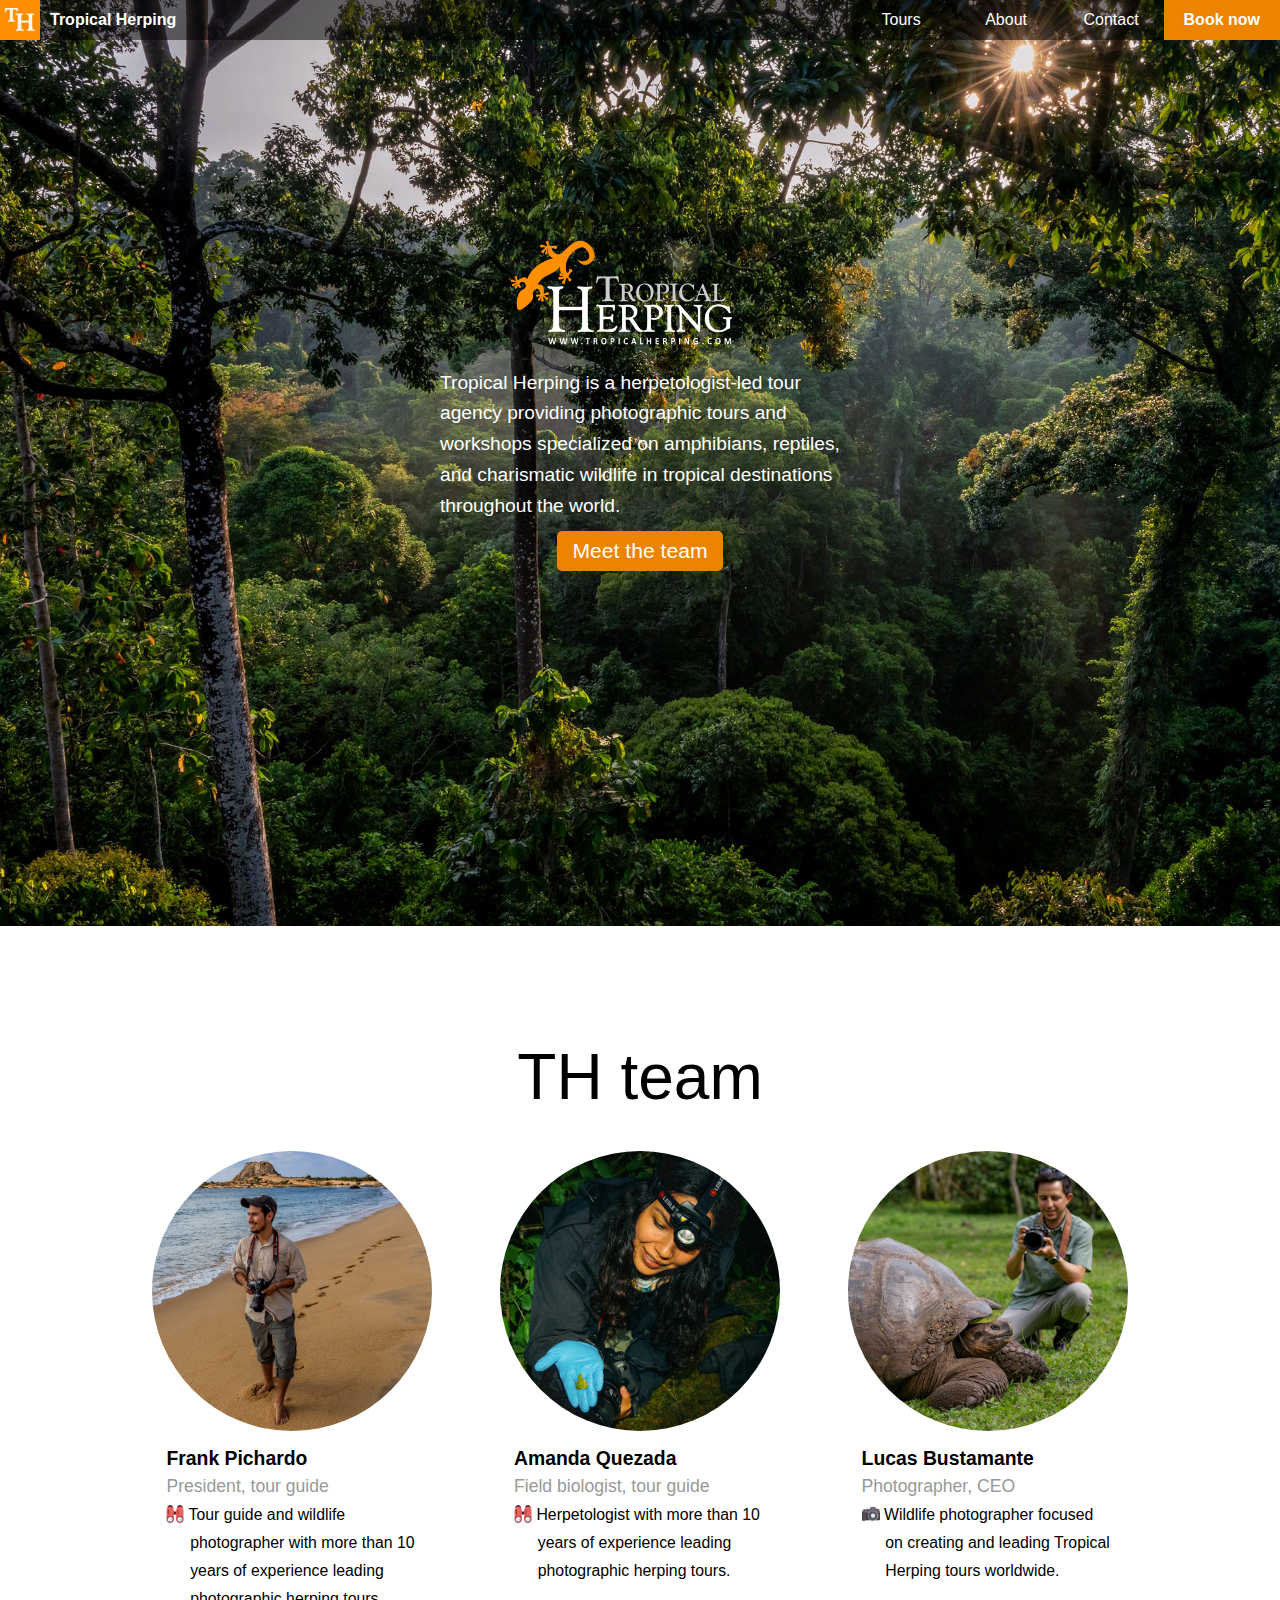
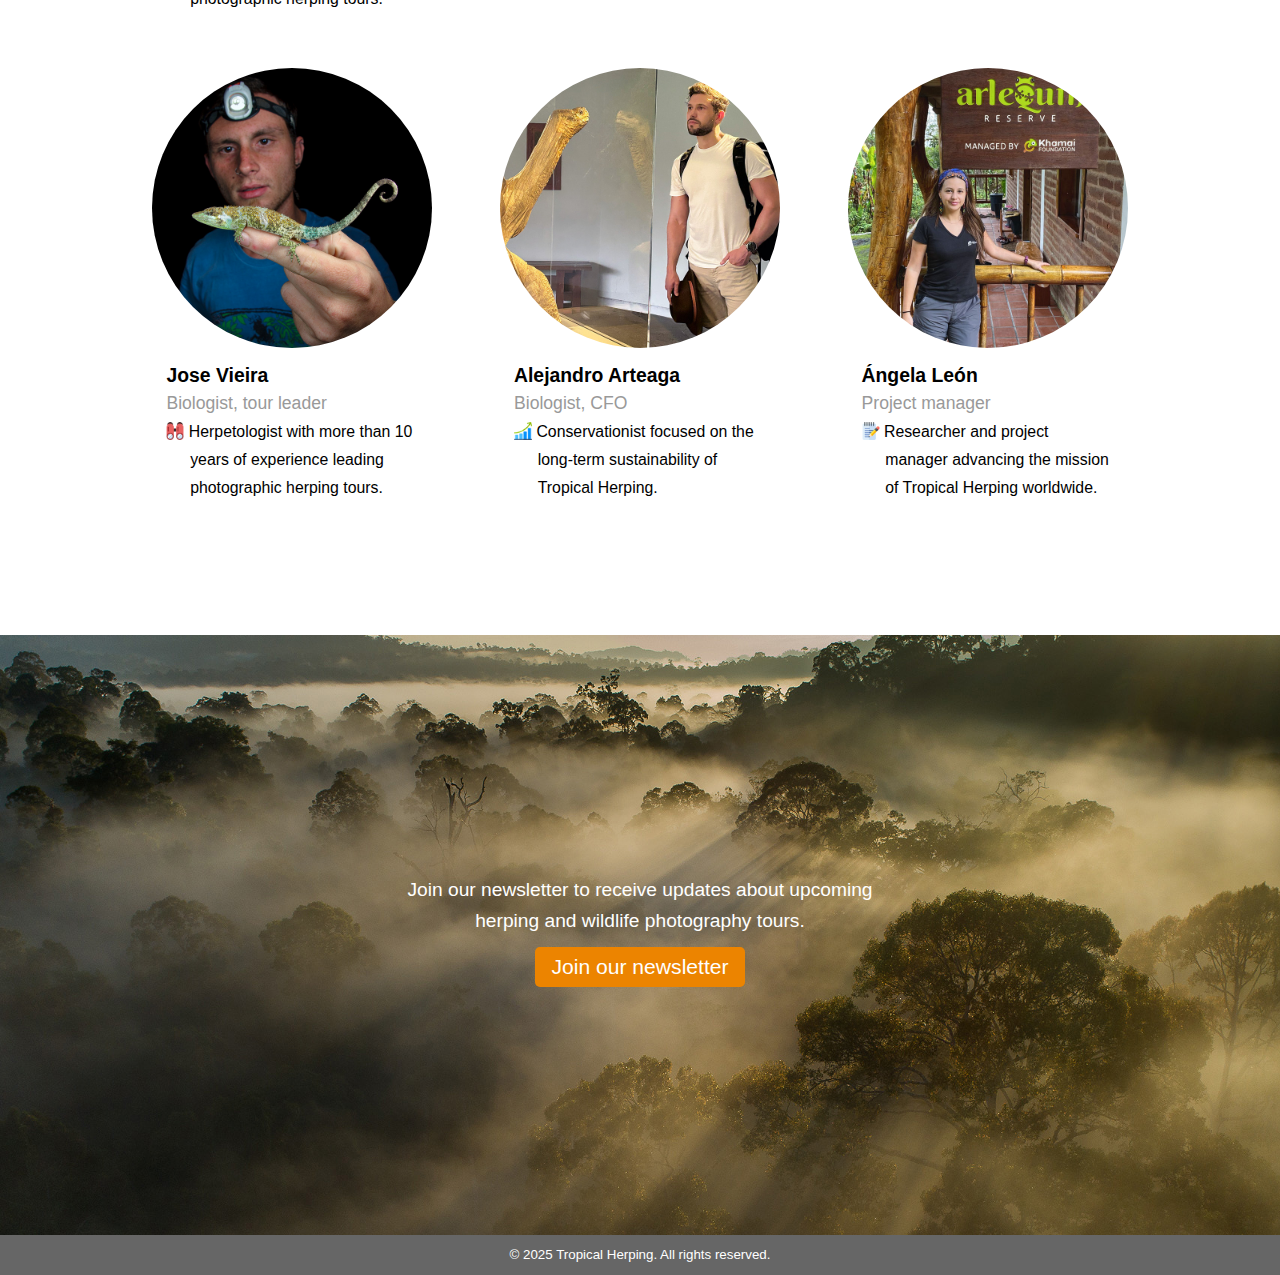
<file: about.html>
<!DOCTYPE html PUBLIC "-//W3C//DTD XHTML 1.0 Transitional//EN" "http://www.w3.org/TR/xhtml1/DTD/xhtml1-transitional.dtd">
<html dir="ltr" xmlns="http://www.w3.org/1999/xhtml"><!-- #BeginTemplate "/Templates/master.dwt" --><!-- DW6 -->

<head>
<!-- Mailchimp -->
<script id="mcjs">!function(c,h,i,m,p){m=c.createElement(h),p=c.getElementsByTagName(h)[0],m.async=1,m.src=i,p.parentNode.insertBefore(m,p)}(document,"script","https://chimpstatic.com/mcjs-connected/js/users/3d3985b1c2e8d34cd442da655/52ef2c443e1a0e2969fad24db.js");</script>
<!-- End Mailchimp Tag -->
<!-- #BeginEditable "doctitle" -->
<title>About | Tropical Herping</title>
<!-- #EndEditable -->
<meta http-equiv="Pragma" content="no-cache"/>
<meta content="en-us" http-equiv="Content-Language" />
<meta content="text/html; charset=utf-8" http-equiv="Content-Type" />
<meta name="viewport" content="width=device-width, initial-scale=1" />
<!-- #BeginEditable "meta content" -->
<meta content="Tropical Herping is a tour agency providing photographic tours and workshops specialized on amphibians, reptiles, and charismatic wildlife in tropical destinations throughout the world." name="description" />
<meta property="og:image" content="https://www.tropicalherping.com/thumbnails/about_th.jpg">
<meta property="og:image:secure_url" content="https://www.tropicalherping.com/thumbnails/about_th.jpg">
<meta property="og:image:width" content="640">
<meta property="og:image:height" content="960">
<meta name="twitter:title" content="Tropical Herping is a tour agency providing photographic tours and workshops specialized on amphibians, reptiles, and charismatic wildlife in tropical destinations throughout the world.">
<meta name="twitter:description" content="Tropical Herping is a tour agency providing photographic tours and workshops specialized on amphibians, reptiles, and charismatic wildlife in tropical destinations throughout the world.">
<meta name="twitter:image" content="https://www.tropicalherping.com/thumbnails/about_th.jpg">
<!-- #EndEditable -->
<link href="Styles/layout.css" rel="stylesheet" type="text/css" />
<link rel="stylesheet" href="Styles/photoswipe.css">
<link rel="stylesheet" href="Styles/default-skin/default-skin.css">
<link rel="apple-touch-icon" sizes="180x180" href="/apple-touch-icon.png">
<link rel="icon" type="image/png" sizes="32x32" href="/favicon-32x32.png">
<link rel="icon" type="image/png" sizes="16x16" href="/favicon-16x16.png">
<link rel="manifest" href="/site.webmanifest">
<link rel="mask-icon" href="/safari-pinned-tab.svg" color="#8da910">
<meta name="msapplication-TileColor" content="#666666">
<meta name="theme-color" content="#ffffff">
<!-- #BeginEditable "style" -->
<style>
#header {background: #303810 url('images/borneo_canopy_xs.jpg') no-repeat; background-position: top center; background-size: 480px 650px; color: #fff; height: 650px;}
#intro_left {color: #fff; margin-top: 140px; width: 310px;}
#intro_left img {margin-bottom: 10px;}
@media all and (min-width: 30em){
#header {background: #303810 url('images/borneo_canopy_s.jpg') no-repeat; background-position: top right; background-size: 772px 700px; height: 700px;}
#intro_left {width: 360px;}
}
@media all and (min-width: 48.25em){
#header {background: #303810 url('images/borneo_canopy_m.jpg') no-repeat; background-position: top right; background-size: 1032px 750px; height: 750px;}
#intro_left {width: 400px;}
}
@media all and (min-width: 64.5em){
#header {background: #303810 url('images/borneo_canopy_l.jpg') no-repeat; background-position: top center; background-size: 1300px 926px; height: 926px;}
#intro_left {margin-top: 200px;}
}
@media all and (min-width: 81.25em){
#header {background: #303810 url('images/borneo_canopy_l.jpg') no-repeat; background-size: cover; height: 71.23vw;}
#intro_left {margin-top: 15.38vw; width: 30.77vw;}
}
</style>	
<!-- #EndEditable -->
</head>
<body>
<div id="container">
    <div id="header">
    <table id="top_nav" cellpadding="0">
        <tr>
          <td class="tab_pinned"><a href="index.html"><img src="logos/th_square.jpg" height="40" width="40"/></a></td>
          <td class="tab_long"><span style="font-weight: bold; margin-left: 10px;">Tropical Herping</span></td>
          <td class="tab"><a href="index.html#calendar">Tours</a></td>
          <td class="tab"><a href="about.html">About</a></td>
          <td class="tab"><a href="contact.html">Contact</a></td>
          <td id="menu"><img src="icons/menu.png" height="40" width="40"/>
                 <ul>
                     <li><a href="index.html#calendar"><strong>Tours</strong></a></li>
                     <li><a href="about.html"><strong>About</strong></a></li>
                     <li><a href="contact.html"><strong>Contact</strong></a></li>
                 </ul>
          </td>
          <td id="tab_book"><a style="color: #fff; font-weight: bold; white-space: nowrap;" href="index.html#calendar" title="Go to the calendar of tours by Tropical Herping">Book now</a></td>
        </tr>
    </table>
<!-- #BeginEditable "intro" -->
    <div id="intro_left"><img alt="Tropical Herping logo" src="logos/th_h_transparent.png" width="65%" height="auto"/><p><strong>Tropical Herping</strong> is a herpetologist-led tour agency providing photographic tours and workshops specialized on amphibians, reptiles, and charismatic wildlife in tropical destinations throughout the world.</p><a title="Click here to meet the Tropical Herping team" href="#team"><button class="orange_button">Meet the team</button></a></div>
<!-- #EndEditable -->
    </div>
<!-- #BeginEditable "page_content" -->
    <div id="page_content" style="text-align: center; overflow: hidden;">
        <div class="thumbnail_white_container experts">
                 <a name="team"></a><p><h1>TH team</h1></p>
                 <div class="thumbnail_white_960"><img style="border-radius: 50%;" alt="Image showing Frank Pichardo walking along a beach" src="thumbnails/frank_pichardo_beach.jpg"/><p><span class="subtitle1">Frank Pichardo</span><br><span class="subtitle2">President, tour guide</span><br><span class="bio_text"><svg style="background: url('icons/binoculars.png') no-repeat; background-size: cover;" class="inline_icon"></svg> Tour guide and wildlife photographer with more than 10 years of experience leading photographic herping tours.</span></p></div>
                 <div class="thumbnail_white_960"><img style="border-radius: 50%;" alt="Image showing biologist Amanda Quezada holding a harlequin toad" src="thumbnails/amanda_quezada_atelopus.jpg"/><p><span class="subtitle1">Amanda Quezada</span><br><span class="subtitle2">Field biologist, tour guide</span><br><span class="bio_text"><svg style="background: url('icons/binoculars.png') no-repeat; background-size: cover;" class="inline_icon"></svg> Herpetologist with more than 10 years of experience leading photographic herping tours.</span></p></div>
                 <div class="thumbnail_white_960"><img style="border-radius: 50%;" alt="Image showing Lucas Bustamante photographing a giant tortoise" src="thumbnails/lucas_bustamante_tortoise.jpg"/><p><span class="subtitle1">Lucas Bustamante</span><br><span class="subtitle2">Photographer, CEO</span><br><span class="bio_text"><svg style="background: url('icons/dslr.png') no-repeat; background-size: cover;" class="inline_icon"></svg> Wildlife photographer focused on creating and leading Tropical Herping tours worldwide.</span></p></div>
                 <div class="thumbnail_white_960"><img style="border-radius: 50%;" alt="Image showing biologist Jose Vieira holding an anole lizard" src="thumbnails/jose_vieira_anolis.jpg"/><p><span class="subtitle1">Jose Vieira</span><br><span class="subtitle2">Biologist, tour leader</span><br><span class="bio_text"><svg style="background: url('icons/binoculars.png') no-repeat; background-size: cover;" class="inline_icon"></svg> Herpetologist with more than 10 years of experience leading photographic herping tours.</span></p></div>
                 <div class="thumbnail_white_960"><img style="border-radius: 50%;" alt="Image showing biologist Alejandro Arteaga holding a lizard" src="thumbnails/alejandro_arteaga_lonesome_george.jpg"/><p><span class="subtitle1">Alejandro Arteaga</span><br><span class="subtitle2">Biologist, CFO</span><br><span class="bio_text"><svg style="background: url('icons/growth.png') no-repeat; background-size: cover;" class="inline_icon"></svg> Conservationist focused on the long-term sustainability of Tropical Herping.</span></p></div>
                 <div class="thumbnail_white_960"><img style="border-radius: 50%;" alt="Image showing project manager Ángela León at the Arlequín Reserve" src="thumbnails/angela_leon_arlequin.jpg"/><p><span class="subtitle1">Ángela León</span><br><span class="subtitle2">Project manager</span><br><span class="bio_text"><svg style="background: url('icons/grants.png') no-repeat; background-size: cover;" class="inline_icon"></svg> Researcher and project manager advancing the mission of Tropical Herping worldwide.</span></p></div>
                 </div>
              <table id="join_newsletter_wide" cellspacing="0" cellpadding="0" style="text-align: center;"><tr><td><p><strong>Join our newsletter</strong> to receive updates about upcoming herping and wildlife photography tours.</p><button class="orange_button" onclick="openNewsletterModal()"> Join our newsletter</button></td></tr></table>
    </div>
<!-- #EndEditable -->
    <div id="footer">© 2025 Tropical Herping. All rights reserved.</div>
</div>
<script src="https://ajax.googleapis.com/ajax/libs/jquery/3.3.1/jquery.min.js"></script>
<script type="text/javascript" src="js/javascript.js"></script>
<script src="js/photoswipe.min.js"></script>
<script src="js/photoswipe-ui-default.min.js"></script>
<script type="text/javascript" src="js/intro_slider.js"></script>
</body>
<!-- #EndTemplate --></html>
</file>
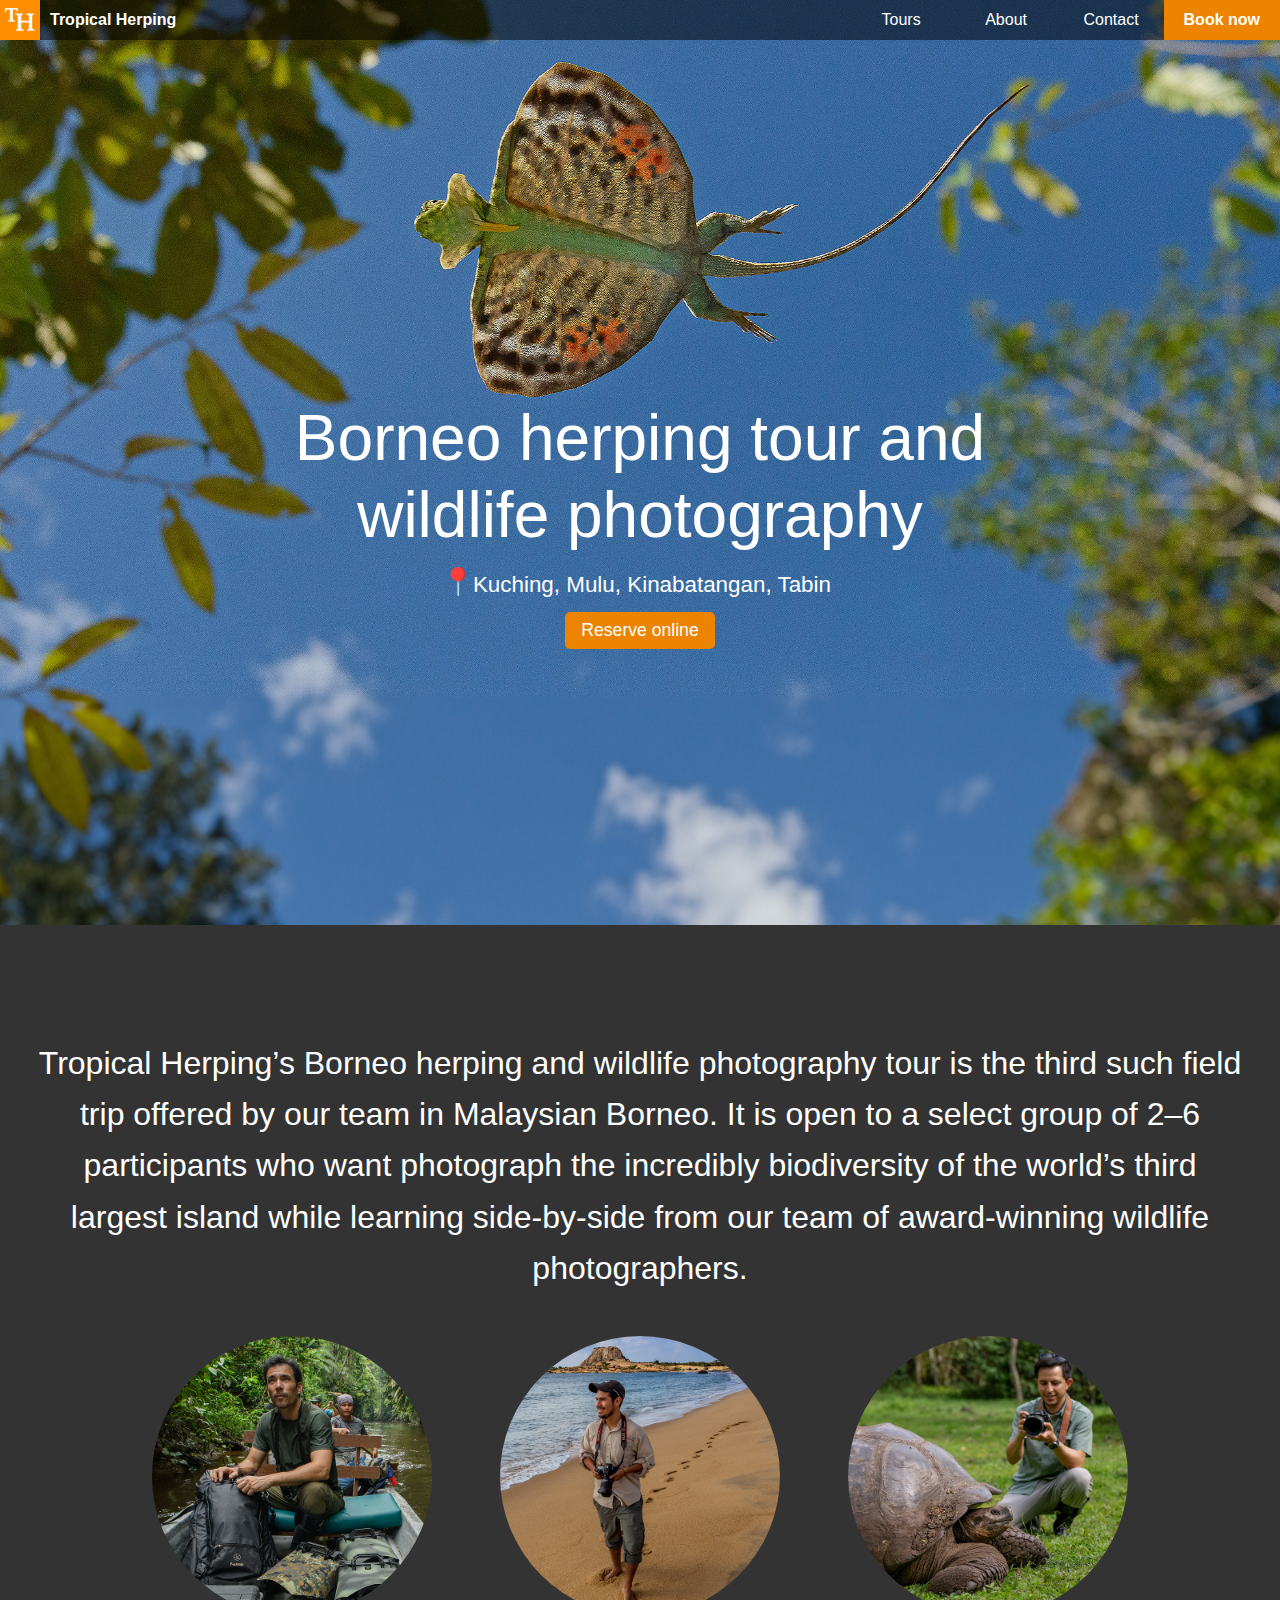
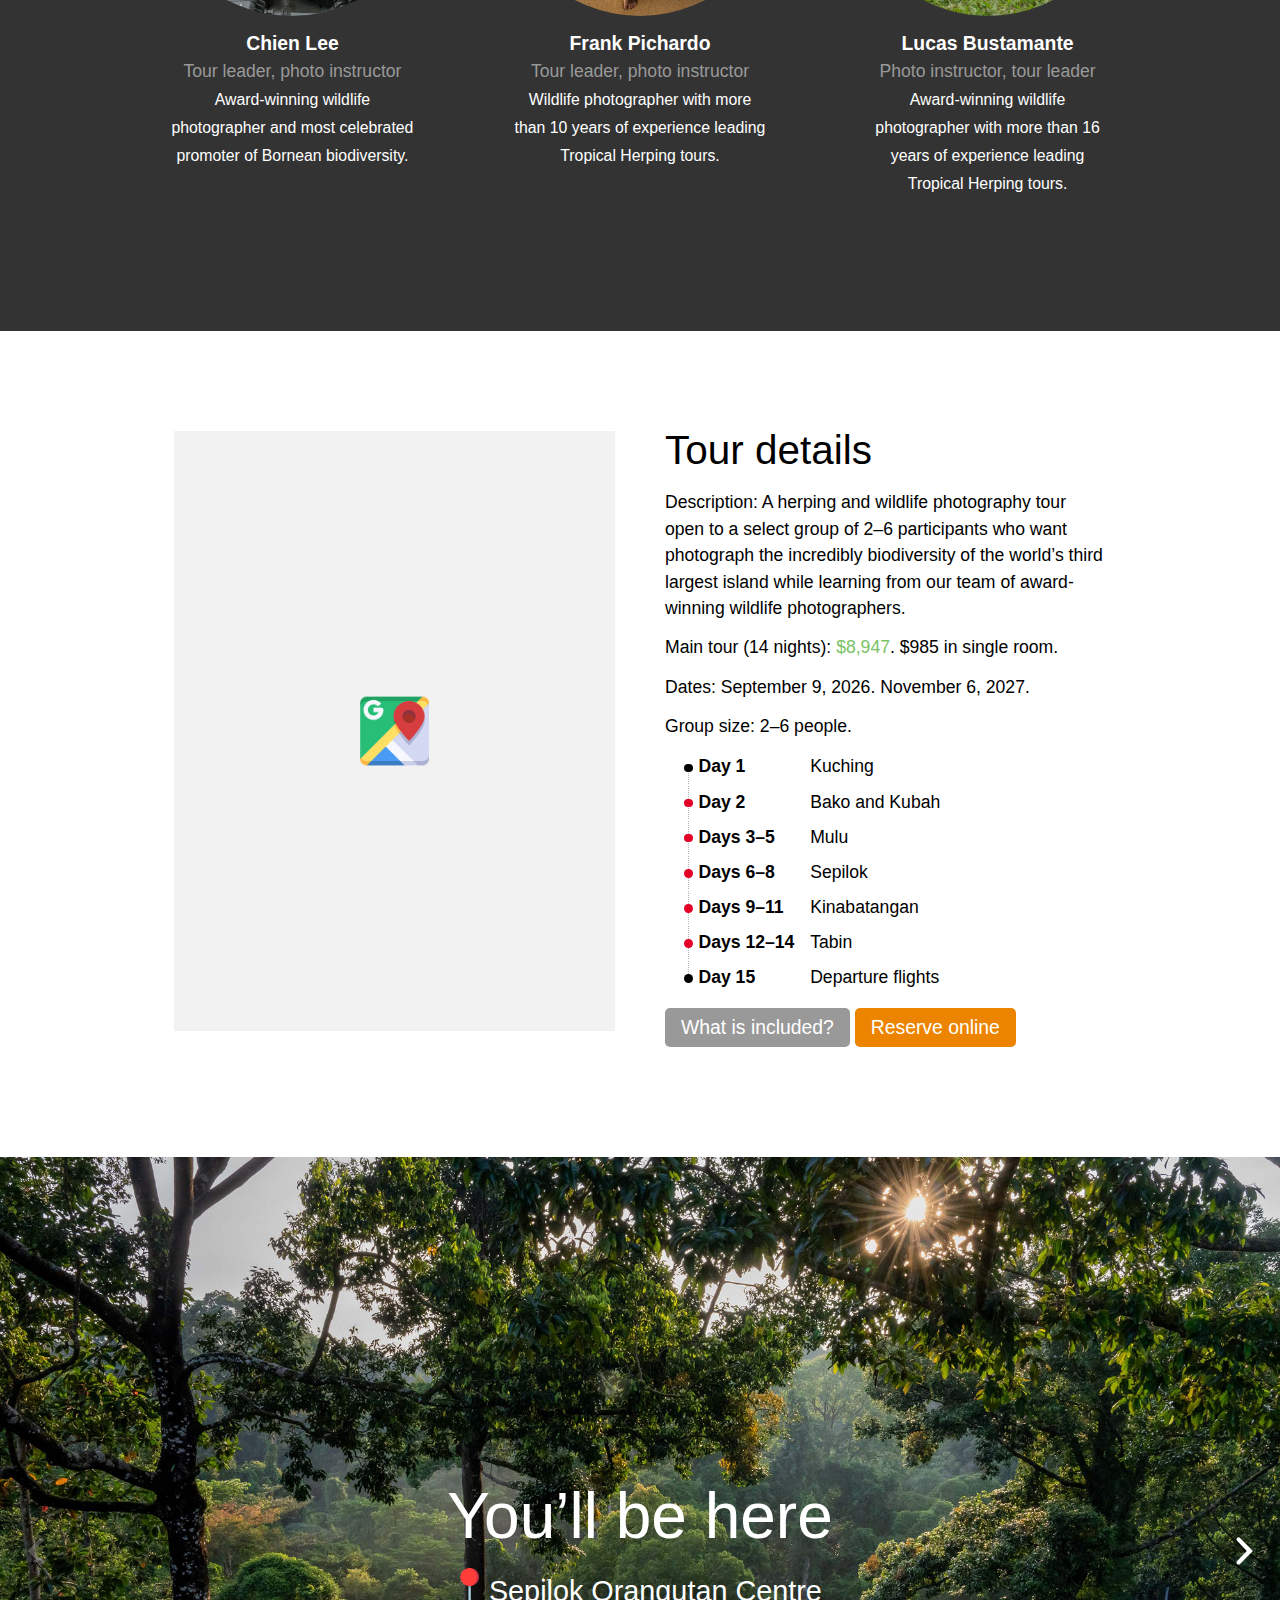
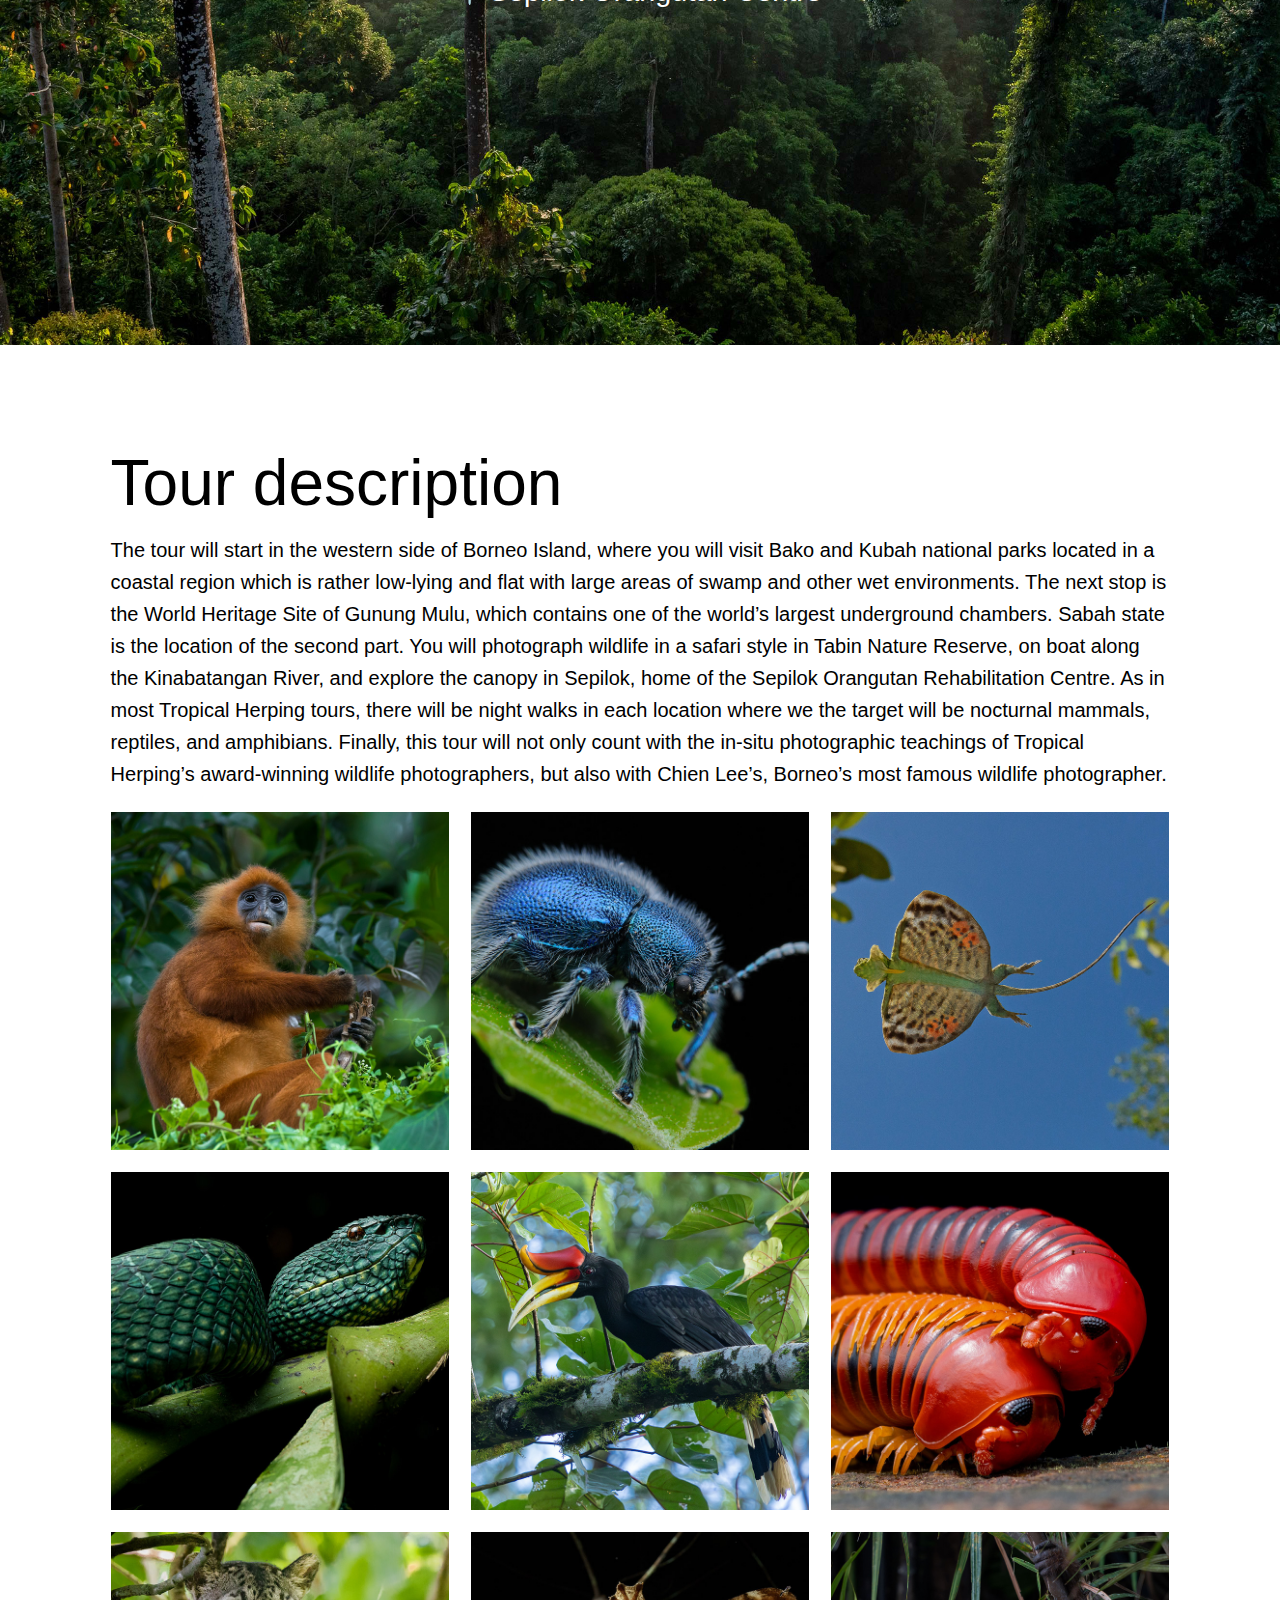
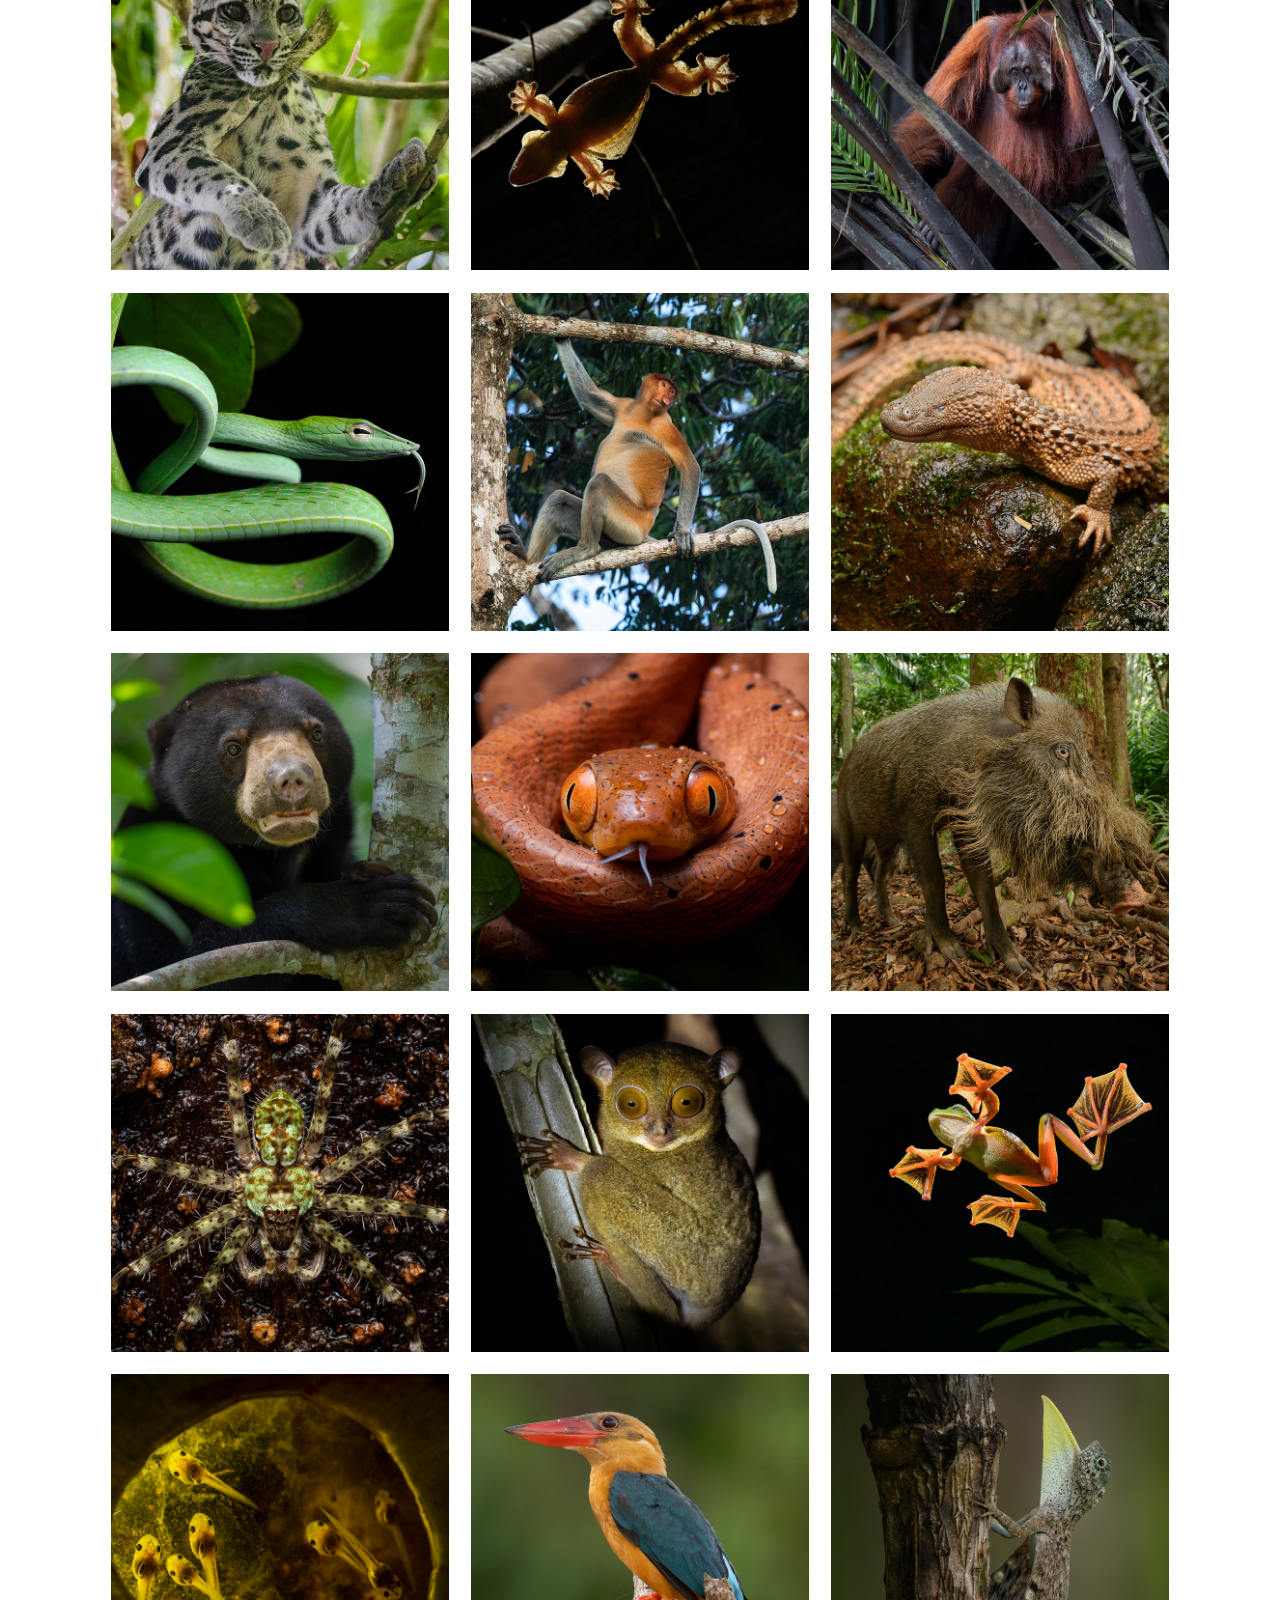
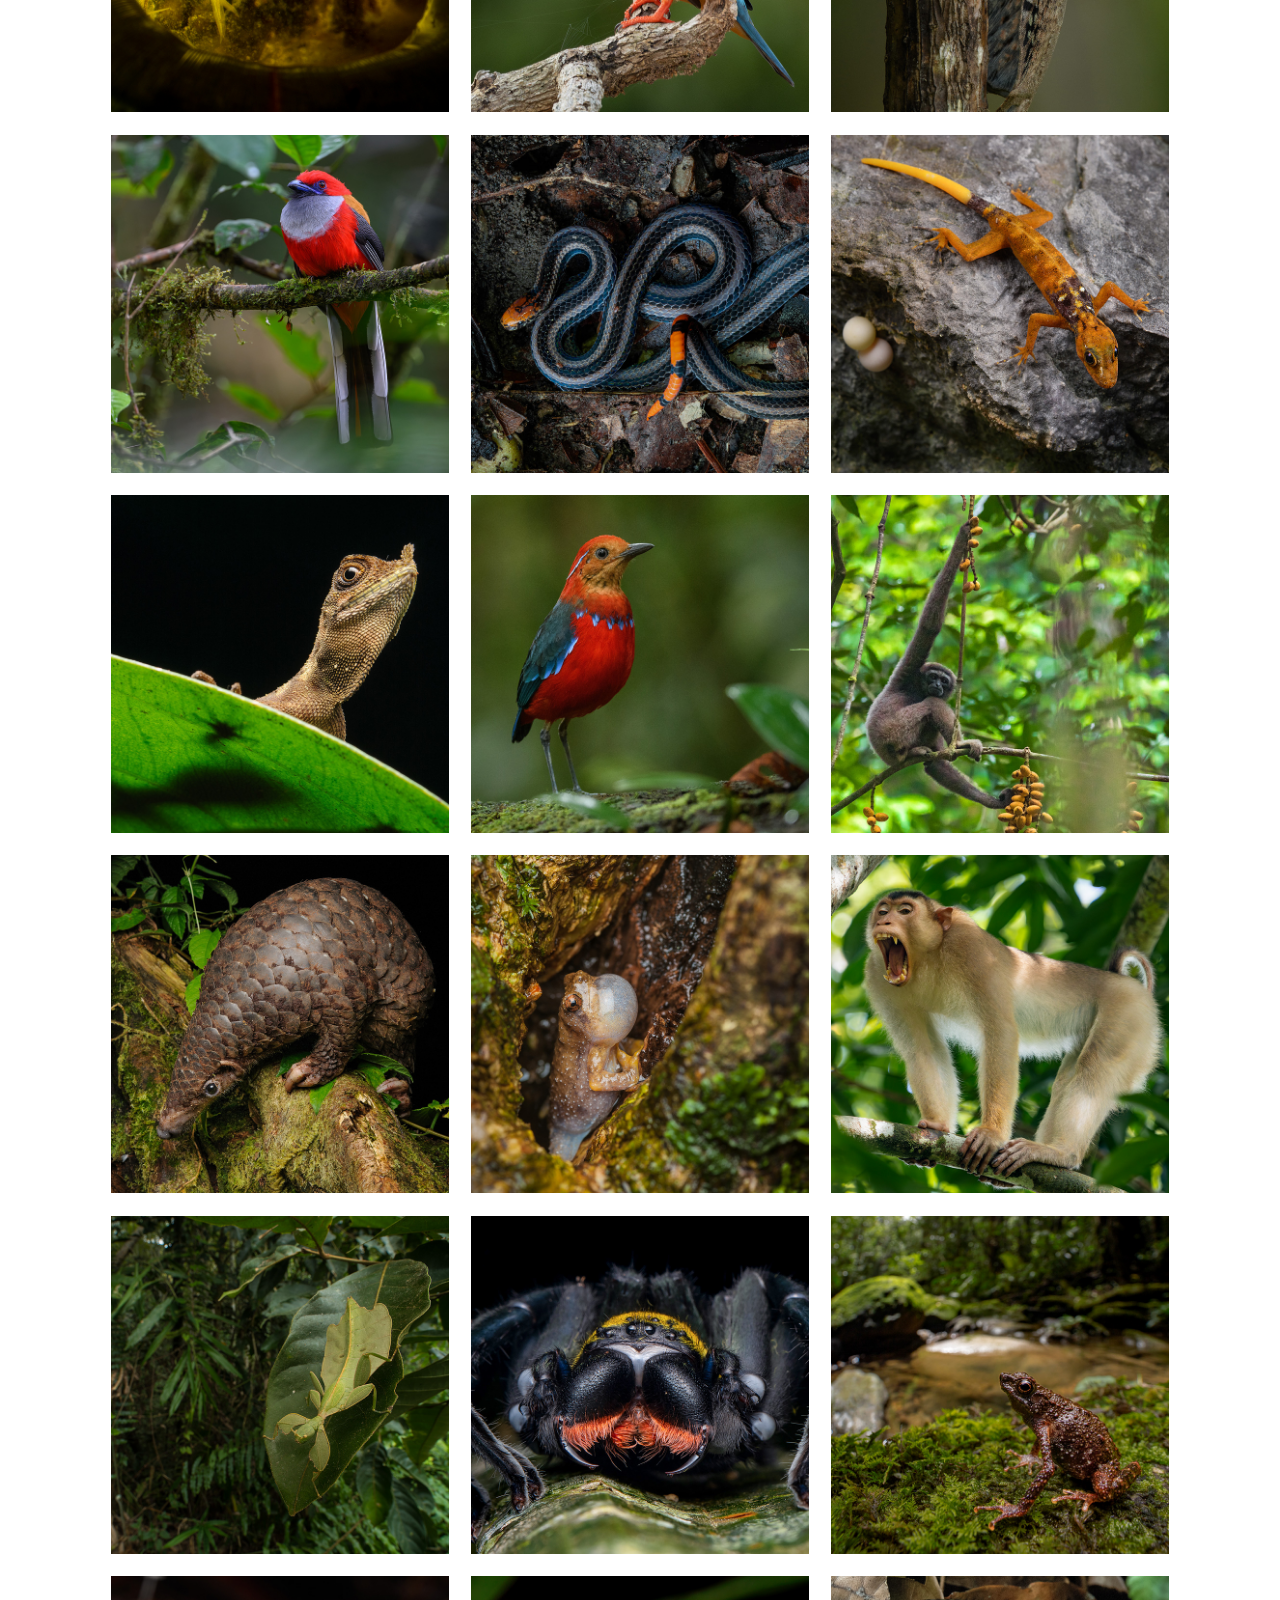
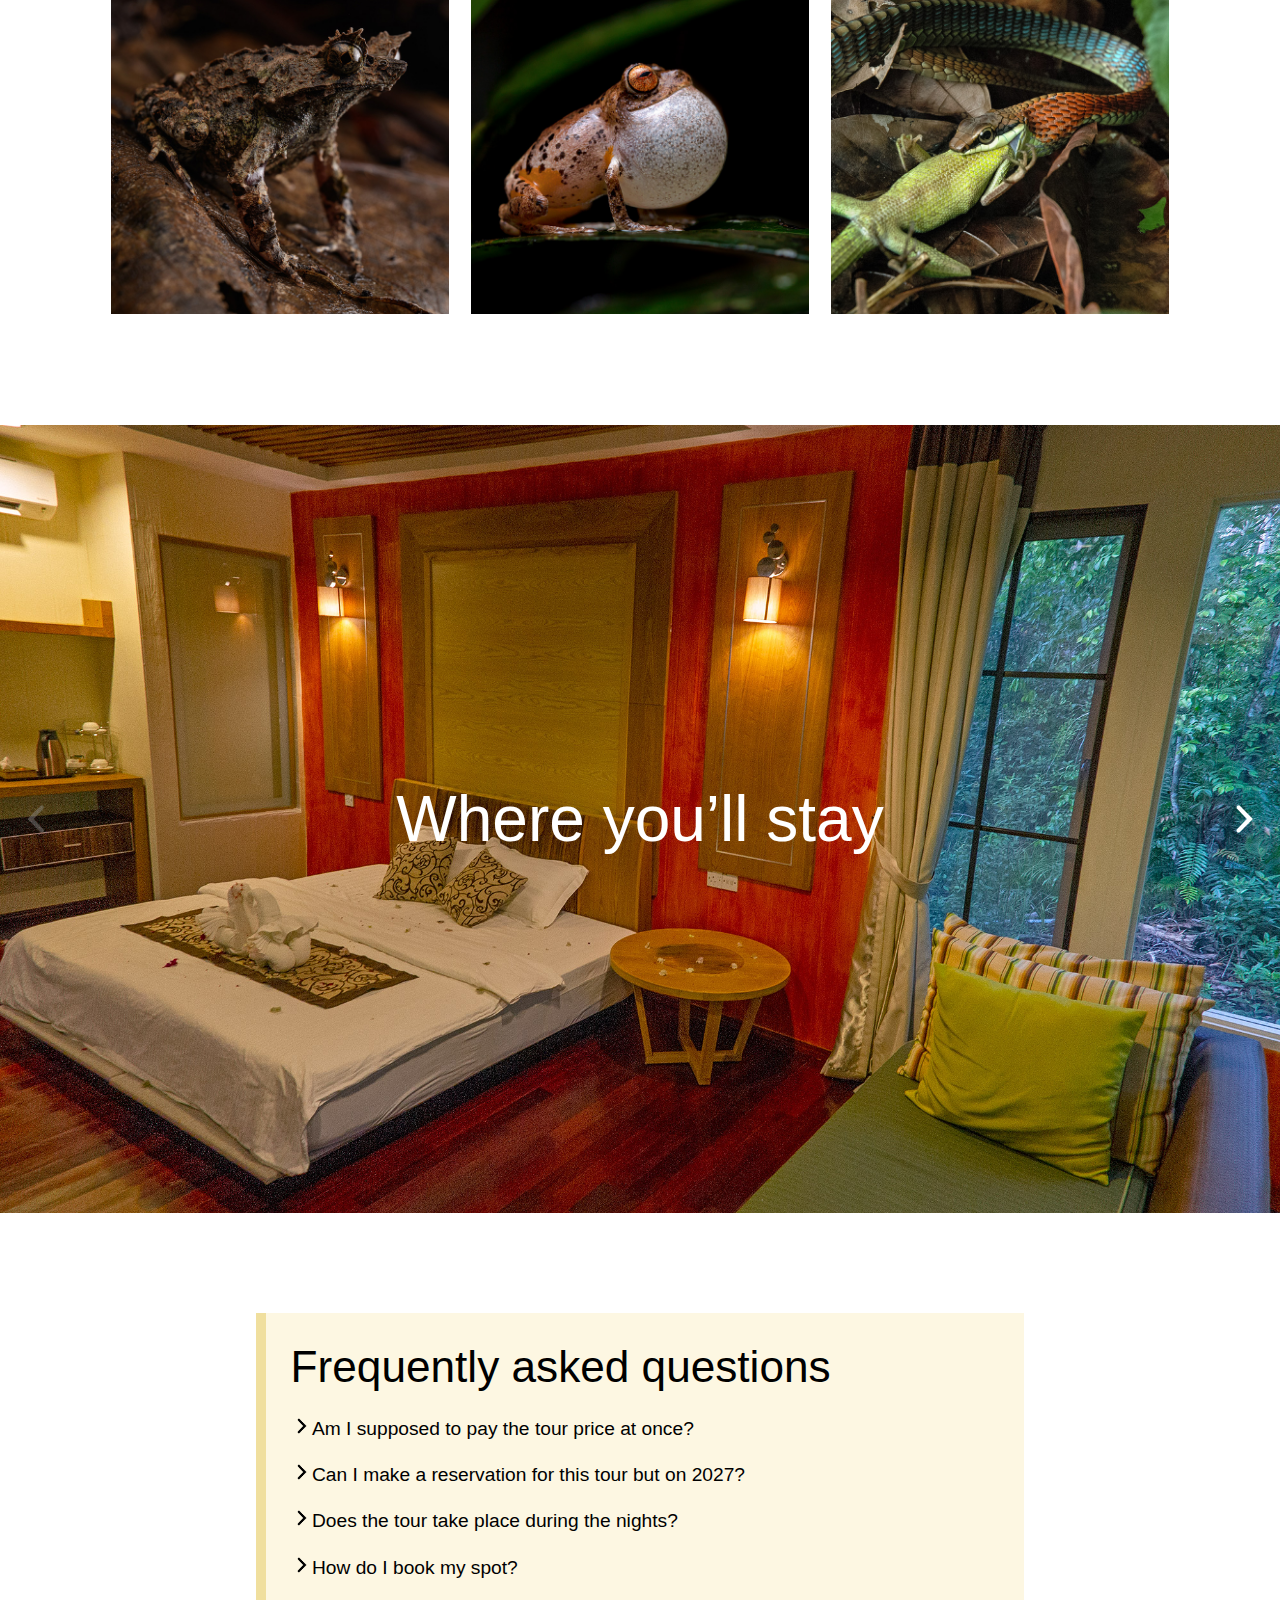
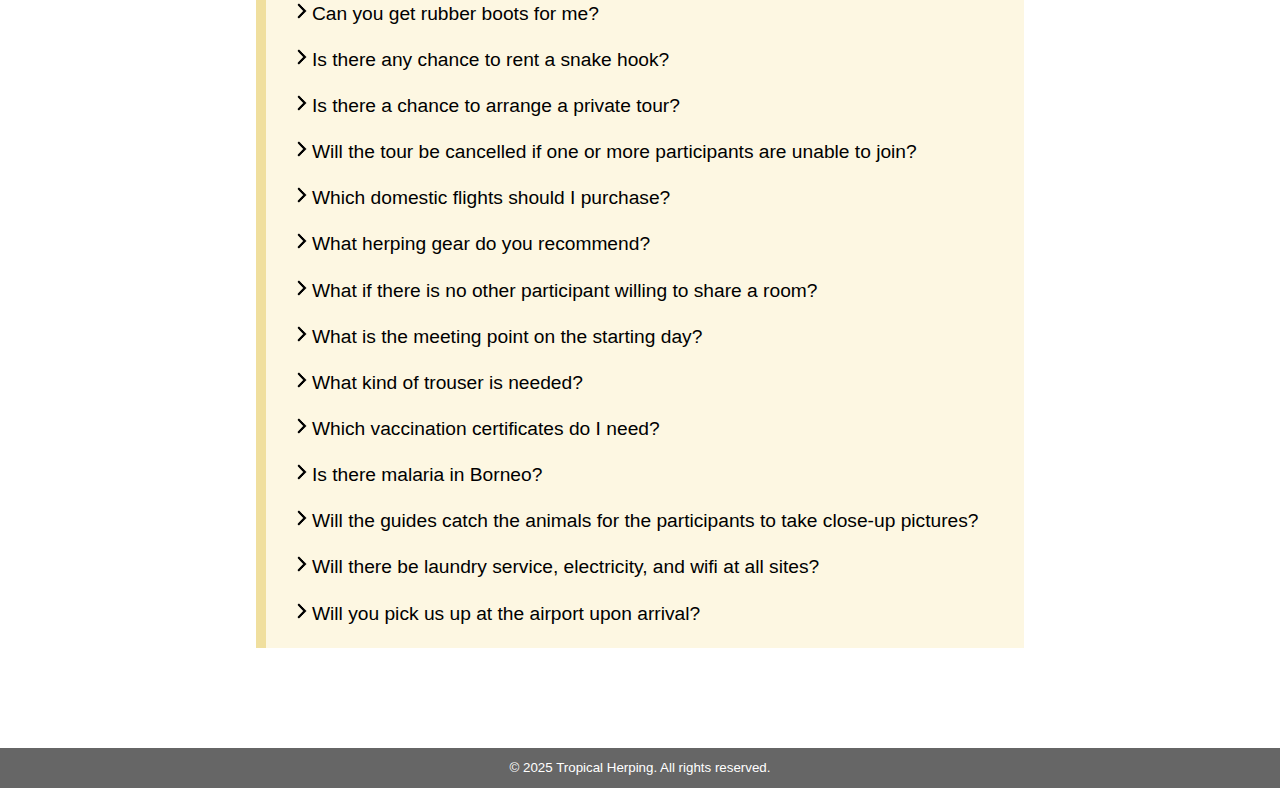
<file: borneo.html>
<!DOCTYPE html PUBLIC "-//W3C//DTD XHTML 1.0 Transitional//EN" "http://www.w3.org/TR/xhtml1/DTD/xhtml1-transitional.dtd">
<html dir="ltr" xmlns="http://www.w3.org/1999/xhtml"><!-- #BeginTemplate "/Templates/master.dwt" --><!-- DW6 -->

<head>
<!-- Mailchimp -->
<script id="mcjs">!function(c,h,i,m,p){m=c.createElement(h),p=c.getElementsByTagName(h)[0],m.async=1,m.src=i,p.parentNode.insertBefore(m,p)}(document,"script","https://chimpstatic.com/mcjs-connected/js/users/3d3985b1c2e8d34cd442da655/52ef2c443e1a0e2969fad24db.js");</script>
<!-- End Mailchimp Tag -->
<!-- #BeginEditable "doctitle" -->
<title>Borneo wildlife photography and herping tour by Tropical Herping</title>
<!-- #EndEditable -->
<meta http-equiv="Pragma" content="no-cache"/>
<meta content="en-us" http-equiv="Content-Language" />
<meta content="text/html; charset=utf-8" http-equiv="Content-Type" />
<meta name="viewport" content="width=device-width, initial-scale=1" />
<!-- #BeginEditable "meta content" -->
<meta content="The Borneo wildlife photography and herping tour by Tropical Herping is 12-night adventure through the rainforests of Malaysian Borneo where participants receive in-field instructions from award-winning wildlife photographers." name="description" />
<meta property="og:image" content="https://www.khamai.bio/thumbnails/borneo_s.jpg">
<meta property="og:image:secure_url" content="https://www.khamai.bio/thumbnails/borneo_s.jpg">
<meta property="og:image:width" content="700">
<meta property="og:image:height" content="467">
<meta name="twitter:title" content="Borneo wildlife photography and herping tour by Tropical Herping">
<meta name="twitter:description" content="Borneo wildlife photography and herping tour by Tropical Herping">
<meta name="twitter:image" content="https://www.khamai.bio/thumbnails/borneo_s.jpg">
<!-- #EndEditable -->
<link href="Styles/layout.css" rel="stylesheet" type="text/css" />
<link rel="stylesheet" href="Styles/photoswipe.css">
<link rel="stylesheet" href="Styles/default-skin/default-skin.css">
<link rel="apple-touch-icon" sizes="180x180" href="/apple-touch-icon.png">
<link rel="icon" type="image/png" sizes="32x32" href="/favicon-32x32.png">
<link rel="icon" type="image/png" sizes="16x16" href="/favicon-16x16.png">
<link rel="manifest" href="/site.webmanifest">
<link rel="mask-icon" href="/safari-pinned-tab.svg" color="#8da910">
<meta name="msapplication-TileColor" content="#666666">
<meta name="theme-color" content="#ffffff">
<!-- #BeginEditable "style" -->
<style>
#accommodation2 {display: none;}
#accommodation3 {display: none;}
.bio_text {margin-left: 0; text-indent: 0;}
#booking_form {display: none; width: 100%;}
.experts .thumbnail_white_960 p {text-align: center;}
#header {background: #4471a4 url('images/draco_xs.jpg') no-repeat; background-position: top center; background-size: 480px 650px; color: #fff; height: 650px;}
#inclusions {display: none;}
#intro_centered {font-size: 0.9em; margin-top: 300px;}
#reserve {display: none;}
.route tr:nth-child(7) td:first-child:after {background-color: #000;}
#where_you_will_be2 {display: none;}
#where_you_will_be3 {display: none;}
@media all and (min-width: 30em){
#header {background: #4471a4 url('images/draco_s.jpg') no-repeat; background-position: top center; background-size: 772px 700px; height: 700px;}
#intro_centered {font-size: 1em; width: 470px;}
}
@media all and (min-width: 48.25em){
#header {background: #4471a4 url('images/draco_m.jpg') no-repeat; background-position: top center; background-size: 1032px 750px; height: 750px;}
#intro_centered {margin-top: 360px; width: 720px;}
}
@media all and (min-width: 64.5em){
#header {background: #4471a4 url('images/draco_l.jpg') no-repeat; background-position: top center; background-size: 1300px 925px; height: 925px;}
#intro_centered {width: 860px;}
.tour_map_iframe {height: 600px; background-image: url("images/map_preview_v.jpg"); background-size: cover;}
}
@media all and (min-width: 81.25em){
#header {background: #4471a4 url('images/draco_l.jpg') no-repeat; background-size: cover; height: 71.15vw;}
#intro_centered {margin-top: 27.69vw; width: 66.15vw;}
.tour_map_iframe {height: 46.15vw;}
}
</style>
<!-- #EndEditable -->
</head>
<body>
<div id="container">
    <div id="header">
    <table id="top_nav" cellpadding="0">
        <tr>
          <td class="tab_pinned"><a href="index.html"><img src="logos/th_square.jpg" height="40" width="40"/></a></td>
          <td class="tab_long"><span style="font-weight: bold; margin-left: 10px;">Tropical Herping</span></td>
          <td class="tab"><a href="index.html#calendar">Tours</a></td>
          <td class="tab"><a href="about.html">About</a></td>
          <td class="tab"><a href="contact.html">Contact</a></td>
          <td id="menu"><img src="icons/menu.png" height="40" width="40"/>
                 <ul>
                     <li><a href="index.html#calendar"><strong>Tours</strong></a></li>
                     <li><a href="about.html"><strong>About</strong></a></li>
                     <li><a href="contact.html"><strong>Contact</strong></a></li>
                 </ul>
          </td>
          <td id="tab_book"><a style="color: #fff; font-weight: bold; white-space: nowrap;" href="index.html#calendar" title="Go to the calendar of tours by Tropical Herping">Book now</a></td>
        </tr>
    </table>
<!-- #BeginEditable "intro" -->
    <div id="intro_centered"><p><h1><strong>Borneo</strong> herping tour and wildlife photography</h1></p><p style="font-size: 1.4em;"><svg style="background: url('icons/pin.png') no-repeat; background-size: cover; height: 1.3em; vertical-align: top; width: 0.79em;" class="inline_icon"></svg> Kuching, Mulu, Kinabatangan, Tabin</p><a title="Click here to reserve online" href="#book_tour"><button class="orange_button">Reserve online</button></a></div>
<!-- #EndEditable -->
    </div>
<!-- #BeginEditable "page_content" -->
    <div id="page_content" style="text-align: center; overflow: hidden;">
        <div class="statement" style="color: #fff; background-color: #333; padding-bottom: 0.76vw;"><p>Tropical Herping’s <strong>Borneo herping and wildlife photography tour</strong> is the third such field trip offered by our team in Malaysian Borneo. It is open to a select group of 2–6 participants who want photograph the incredibly biodiversity of the world’s third largest island while learning side-by-side from our team of award-winning wildlife photographers.</p></div>
        <div class="thumbnail_white_container experts" style="color: #fff; background-color: #333; padding-top: 0;">
                 <div class="thumbnail_white_960"><img style="border-radius: 50%;" alt="Image showing photographer Chien Lee on a dugout canoe" src="thumbnails/chien_lee_boat.jpg"/><p><span class="subtitle1">Chien Lee</span><br><span class="subtitle2">Tour leader, photo instructor</span><br><span class="bio_text">Award-winning wildlife photographer and most celebrated promoter of Bornean biodiversity.</span></p></div>
                 <div class="thumbnail_white_960"><img style="border-radius: 50%;" alt="Image showing tour leader Frank Pichardo walking on a beach" src="thumbnails/frank_pichardo_beach.jpg"/><p><span class="subtitle1">Frank Pichardo</span><br><span class="subtitle2">Tour leader, photo instructor</span><br><span class="bio_text">Wildlife photographer with more than 10 years of experience leading Tropical Herping tours.</span></p></div>
                 <div class="thumbnail_white_960"><img style="border-radius: 50%;" alt="Image showing Lucas Bustamante photographing a giant tortoise" src="thumbnails/lucas_bustamante_tortoise.jpg"/><p><span class="subtitle1">Lucas Bustamante</span><br><span class="subtitle2">Photo instructor, tour leader</span><br><span class="bio_text">Award-winning wildlife photographer with more than 16 years of experience leading Tropical Herping tours.</span></p></div>
        </div>
        <div class="tour_info">
                <div class="tour_map_iframe"><iframe src="https://www.google.com/maps/d/u/1/embed?mid=1-qqqozIBoyAc2Y21aB-pXAXVoDoWvoc&ehbc=2E312F" width="100%" height="100%" style="border:0;" allowfullscreen="yes" loading="lazy" referrerpolicy="no-referrer-when-downgrade"></iframe></div>
                <a name="book_tour"></a><div class="tour_description">
                <div id="description">
                <h3>Tour details</h3>
                <p><strong>Description:</strong> A herping and wildlife photography tour open to a select group of 2–6 participants who want photograph the incredibly biodiversity of the world’s third largest island while learning from our team of award-winning wildlife photographers.</p>
                <p><strong>Main tour (14 nights):</strong> <span style="color: #7bc266;"><strong>$8,947</strong></span>. $985 in single room.</p>
                <p><strong>Dates:</strong> September 9, 2026. November 6, 2027.</p>
                <p><strong>Group size:</strong> 2–6 people.</p>
                <table cellspacing="0" cellpadding="0" class="route">
                <tr><td>Day 1</td><td>Kuching</td></tr>
                <tr><td>Day 2</td><td>Bako and Kubah</td></tr>
                <tr><td>Days 3–5</td><td>Mulu</td></tr>
                <tr><td>Days 6–8</td><td>Sepilok</td></tr>
                <tr><td>Days 9–11</td><td>Kinabatangan</td></tr>
                <tr><td>Days 12–14</td><td>Tabin</td></tr>
                <tr><td>Day 15</td><td>Departure flights</td></tr>
                </table>
                <p><a title="See what is included"><button onclick="tooltip('inclusions'),hide('description')" class="gray_button">What is included?</button></a> <a title="Click here to book this tour online"><button onclick="tooltip('reserve'),hide('description')" class="orange_button">Reserve online</button></a></p>
                </div>
                <div id="reserve">
                <h3>How to reserve your spot?</h3>
                <ol>
                <li><p>Read our cancellation policy below.</p></li>
                <li><p>Complete the contact form in the next step to let us know about your interests and experience and so we can check availability and give you further information about the tour.</p></li>
                <li><p>Review and approve the itinerary, invoice, and release of liability form we will send you.</p></li>
                <li><p>Make payment to confirm your booking.</p></li>
                </ol>
                <div class="more_yellow"><p><strong>Cancellation policy:</strong> If you are unable to attend the tour, you are welcome to send someone in your place or apply to another Tropical Herping event. Given that we pre-pay all local services months in advance, credit or refund requests are not offered.</p></div>
                <p><strong>Important!</strong> Read the <a href="rules.html" title="Learn more about the code of conduct during Tropical Herping’s tours" target="_blank">rules and recommendations</a>.</p><p><strong>What to bring?</strong> Check out our suggested <a href="packing.html" title="What to pack?" target="_blank">packing list</a>.</p>
                <p><a title="Go back to tour details"><button onclick="tooltip('description'),hide('reserve')" class="gray_button">Tour details</button></a> <a title="Click here to book this tour online"><button onclick="tooltip('booking_form'),hide('reserve')" class="orange_button">Reserve online</button></a></p>
                </div>
                <div id="inclusions">
                <h3>What is included?</h3>
                <p><svg class="yes"></svg> Package based on two people sharing a room.</p>
                <p><svg class="yes"></svg> All meals and accommodation.</p>
                <p><svg class="yes"></svg> All river and road transfers.</p>
                <p><svg class="yes"></svg> Guides and tour leaders.</p>
                <p><svg class="yes"></svg> Domestic airfares.</p>
                <p><svg class="yes"></svg> National park entrance fees.</p>
                <h3>What is not included?</h3>
                <p><svg class="no"></svg> Additional nights due to flight cancellations.</p>
                <p><svg class="no"></svg> Alcoholic beverages, bottled water, and snacks.</p>
                <p><svg class="no"></svg> Health/travel insurance.</p>
                <p><svg class="no"></svg> International airfares.</p>
                <p><svg class="no"></svg> Laundry.</p>
                <p><svg class="no"></svg> Photo equipment.</p>
                <p><svg class="no"></svg> Visa processing fees.</p>
                <p><a title="Go back to tour details"><button onclick="tooltip('description'),hide('inclusions')" class="gray_button">Tour details</button></a> <a title="Click here to book this tour online"><button onclick="tooltip('reserve'),hide('inclusions')" class="orange_button">Reserve online</button></a></p>
                </div>
                <div id="booking_form">
                <h3>Booking form</h3>
               <form><script type="text/javascript" defer src="https://form.123formbuilder.com/embed/6484750.js" data-role="form" data-default-width="100%"></script></form>
               </div>
                </div>
        </div>
        <table id="where_you_will_be1" class="gallery_nav_wide" cellspacing="0" cellpadding="0" style="background: #374433 url('images/sepilok.jpg') no-repeat; background-size: cover;"><tr><td><div class="prev_disabled"></div></td><td><h1>You’ll be here</h1><p><svg style="background: url('icons/pin.png') no-repeat; background-size: cover; height: 1.3em; vertical-align: top; width: 0.79em;" class="inline_icon"></svg> Sepilok Orangutan Centre</p></td><td><div onclick="tooltip('where_you_will_be2'),hide('where_you_will_be1')" class="next_white"></div></td></tr></table>
        <table id="where_you_will_be2" class="gallery_nav_wide" cellspacing="0" cellpadding="0" style="background: #849365 url('images/mulu.jpg') no-repeat; background-size: cover;"><tr><td><div onclick="tooltip('where_you_will_be1'),hide('where_you_will_be2')" class="prev_white"></div></td><td><h1>You’ll be here</h1><p><svg style="background: url('icons/pin.png') no-repeat; background-size: cover; height: 1.3em; vertical-align: top; width: 0.79em;" class="inline_icon"></svg> Gunung Mulu National Park</p></td><td><div onclick="tooltip('where_you_will_be3'),hide('where_you_will_be2')" class="next_white"></div></td></tr></table>
        <table id="where_you_will_be3" class="gallery_nav_wide" cellspacing="0" cellpadding="0" style="background: #6e6d37 url('images/kinabatangan.jpg') no-repeat; background-size: cover;"><tr><td><div onclick="tooltip('where_you_will_be2'),hide('where_you_will_be3')" class="prev_white"></div></td><td><h1>You’ll be here</h1><p><svg style="background: url('icons/pin.png') no-repeat; background-size: cover; height: 1.3em; vertical-align: top; width: 0.79em;" class="inline_icon"></svg> Kinabatangan Wildlife Sanctuary</p></td><td><div class="next_disabled"></div></td></tr></table>
        <div class="thumbnail_white_container left larger_text">
                 <h1>Tour description</h1>
                 <p>The tour will start in the western side of Borneo Island, where you will visit Bako and Kubah national parks located in a coastal region which is rather low-lying and flat with large areas of swamp and other wet environments. The next stop is the World Heritage Site of Gunung Mulu, which contains one of the world’s largest underground chambers. Sabah state is the location of the second part. You will photograph wildlife in a safari style in Tabin Nature Reserve, on boat along the Kinabatangan River, and explore the canopy in Sepilok, home of the Sepilok Orangutan Rehabilitation Centre. As in most Tropical Herping tours, there will be night walks in each location where we the target will be nocturnal mammals, reptiles, and amphibians. Finally, this tour will not only count with the in-situ photographic teachings of Tropical Herping’s award-winning wildlife photographers, but also with Chien Lee’s, Borneo’s most famous wildlife photographer.</p>
                 <div id="gallery1" itemscope itemtype="http://schema.org/ImageGallery">
                 <figure class="thumbnail_white_960" itemprop="associatedMedia" itemscope itemtype="http://schema.org/ImageObject"><a title="Image of a Maroon Leaf Monkey (Presbytis rubicunda)" href="photos/presbytis_rubicunda.jpg" data-caption="<strong>Maroon Leaf Monkey</strong> (<em>Presbytis rubicunda</em>). Photo by Frank Pichardo." data-width="1200" data-height="800" itemprop="contentUrl"><img src="thumbnails/presbytis_rubicunda.jpg" itemprop="thumbnail" alt="Image of a Maroon Leaf Monkey (Presbytis rubicunda)" height="auto" width="100%"></a></figure>
                 <figure class="thumbnail_white_960" itemprop="associatedMedia" itemscope itemtype="http://schema.org/ImageObject"><a title="Image of a Leaf Beetle (Trichochrysea hirta)" href="photos/trichochrysea_hirta.jpg" data-caption="<strong>Leaf Beetle</strong> (<em>Trichochrysea hirta</em>). Photo by Chien Lee." data-width="1200" data-height="800" itemprop="contentUrl"><img src="thumbnails/trichochrysea_hirta.jpg" itemprop="thumbnail" alt="Image of a Leaf Beetle (Trichochrysea hirta)" height="auto" width="100%"></a></figure>
                 <figure class="thumbnail_white_960" itemprop="associatedMedia" itemscope itemtype="http://schema.org/ImageObject"><a title="Image of an Horned Flying Lizard (Draco cornutus)" href="photos/draco_cornutus.jpg" data-caption="<strong>Horned Flying Lizard</strong> (<em>Draco cornutus</em>). Photo by Chien Lee." data-width="1200" data-height="800" itemprop="contentUrl"><img src="thumbnails/draco_cornutus.jpg" itemprop="thumbnail" alt="Image of an Horned Flying Lizard (Draco cornutus)" height="auto" width="100%"></a></figure>
                 <figure class="thumbnail_white_960" itemprop="associatedMedia" itemscope itemtype="http://schema.org/ImageObject"><a title="Image of a Bornean Keeled Pitviper (Tropidolaemus subannulatus)" href="photos/tropidolaemus_subannulatus.jpg" data-caption="<strong>Bornean Keeled Pitviper</strong> (<em>Tropidolaemus subannulatus</em>). Photo by Chien Lee." data-width="1200" data-height="800" itemprop="contentUrl"><img src="thumbnails/tropidolaemus_subannulatus.jpg" itemprop="thumbnail" alt="Image of a Bornean Keeled Pitviper (Tropidolaemus subannulatus)" height="auto" width="100%"></a></figure>
                 <figure class="thumbnail_white_960" itemprop="associatedMedia" itemscope itemtype="http://schema.org/ImageObject"><a title="Image of a Rhinoceros Hornbill (Buceros rhinoceros)" href="photos/buceros_rhinoceros.jpg" data-caption="<strong>Rhinoceros Hornbill</strong> (<em>Buceros rhinoceros</em>). Photo by Frank Pichardo." data-width="1200" data-height="800" itemprop="contentUrl"><img src="thumbnails/buceros_rhinoceros.jpg" itemprop="thumbnail" alt="Image of a Rhinoceros Hornbill (Buceros rhinoceros)" height="auto" width="100%"></a></figure>
                 <figure class="thumbnail_white_960" itemprop="associatedMedia" itemscope itemtype="http://schema.org/ImageObject"><a title="Image of a Rusty Millipede (Trigoniulus corallinus)" href="photos/trigoniulus_corallinus.jpg" data-caption="<strong>Rusty Millipede </strong> (<em>Trigoniulus corallinus</em>). Photo by Chien Lee." data-width="1200" data-height="800" itemprop="contentUrl"><img src="thumbnails/trigoniulus_corallinus.jpg" itemprop="thumbnail" alt="Image of a Rusty Millipede (Trigoniulus corallinus)" height="auto" width="100%"></a></figure>
                 <figure class="thumbnail_white_960" itemprop="associatedMedia" itemscope itemtype="http://schema.org/ImageObject"><a title="Image of a Clouded Leopard (Neofelis nebulosa)" href="photos/neofelis_nebulosa.jpg" data-caption="<strong>Clouded Leopard</strong> (<em>Neofelis nebulosa</em>). Photo by Chien Lee." data-width="1200" data-height="800" itemprop="contentUrl"><img src="thumbnails/neofelis_nebulosa.jpg" itemprop="thumbnail" alt="Image of a Clouded Leopard (Neofelis nebulosa)" height="auto" width="100%"></a></figure>
                 <figure class="thumbnail_white_960" itemprop="associatedMedia" itemscope itemtype="http://schema.org/ImageObject"><a title="Image of a Kuhl’s Flying Gecko (Gekko kuhli)" href="photos/gekko_kuhli.jpg" data-caption="<strong>Kuhl’s Flying Gecko</strong> (<em>Gekko kuhli</em>). Photo by Chien Lee." data-width="1200" data-height="800" itemprop="contentUrl"><img src="thumbnails/gekko_kuhli.jpg" itemprop="thumbnail" alt="Image of a Kuhl’s Flying Gecko (Gekko kuhli)" height="auto" width="100%"></a></figure>
                 <figure class="thumbnail_white_960" itemprop="associatedMedia" itemscope itemtype="http://schema.org/ImageObject"><a title="Image of a Bornean Orangutan (Pongo pygmaeus)" href="photos/pongo_pygmaeus.jpg" data-caption="<strong>Bornean Orangutan</strong> (<em>Pongo pygmaeus</em>). Photo by Lucas Bustamante." data-width="1200" data-height="800" itemprop="contentUrl"><img src="thumbnails/pongo_pygmaeus.jpg" itemprop="thumbnail" alt="Image of a Bornean Orangutan (Pongo pygmaeus)" height="auto" width="100%"></a></figure>
                 <figure class="thumbnail_white_960" itemprop="associatedMedia" itemscope itemtype="http://schema.org/ImageObject"><a title="Image of an Oriental Whipsnake (Ahaetulla prasina)" href="photos/ahaetulla_prasina.jpg" data-caption="<strong>Oriental Whipsnake</strong> (<em>Ahaetulla prasina</em>). Photo by Chien Lee." data-width="1200" data-height="800" itemprop="contentUrl"><img src="thumbnails/ahaetulla_prasina.jpg" itemprop="thumbnail" alt="Image of an Oriental Whipsnake (Ahaetulla prasina)" height="auto" width="100%"></a></figure>
                 <figure class="thumbnail_white_960" itemprop="associatedMedia" itemscope itemtype="http://schema.org/ImageObject"><a title="Image of a Proboscis Monkey (Nasalis larvatus)" href="photos/nasalis_larvatus.jpg" data-caption="<strong>Proboscis Monkey</strong> (<em>Nasalis larvatus</em>). Photo by Frank Pichardo." data-width="1200" data-height="800" itemprop="contentUrl"><img src="thumbnails/nasalis_larvatus.jpg" itemprop="thumbnail" alt="Image of a Proboscis Monkey (Nasalis larvatus)" height="auto" width="100%"></a></figure>
                 <figure class="thumbnail_white_960" itemprop="associatedMedia" itemscope itemtype="http://schema.org/ImageObject"><a title="Image of an Earless Monitor Lizard (Lanthanotus borneensis)" href="photos/lanthanotus_borneensis.jpg" data-caption="<strong>Earless Monitor Lizard</strong> (<em>Lanthanotus borneensis</em>). Photo by Chien Lee." data-width="1200" data-height="800" itemprop="contentUrl"><img src="thumbnails/lanthanotus_borneensis.jpg" itemprop="thumbnail" alt="Image of an Earless Monitor Lizard (Lanthanotus borneensis)" height="auto" width="100%"></a></figure>
                 <figure class="thumbnail_white_960" itemprop="associatedMedia" itemscope itemtype="http://schema.org/ImageObject"><a title="Image of a Sun Bear (Helarctos malayanus)" href="photos/helarctos_malayanus.jpg" data-caption="<strong>Sun Bear</strong> (<em>Helarctos malayanus</em>). Photo by Lucas Bustamante." data-width="1200" data-height="800" itemprop="contentUrl"><img src="thumbnails/helarctos_malayanus.jpg" itemprop="thumbnail" alt="Image of a Sun Bear (Helarctos malayanus)" height="auto" width="100%"></a></figure>
                 <figure class="thumbnail_white_960" itemprop="associatedMedia" itemscope itemtype="http://schema.org/ImageObject"><a title="Image of a Black-headed Cat Snake (Boiga nigriceps)" href="photos/boiga_nigriceps.jpg" data-caption="<strong>Black-headed Cat Snake</strong> (<em>Boiga nigriceps</em>). Photo by Lucas Bustamante." data-width="1200" data-height="800" itemprop="contentUrl"><img src="thumbnails/boiga_nigriceps.jpg" itemprop="thumbnail" alt="Image of a Black-headed Cat Snake (Boiga nigriceps)" height="auto" width="100%"></a></figure>
                 <figure class="thumbnail_white_960" itemprop="associatedMedia" itemscope itemtype="http://schema.org/ImageObject"><a title="Image of a Bornean Bearded Pig (Sus barbatus)" href="photos/sus_barbatus.jpg" data-caption="<strong>Bornean Bearded Pig</strong> (<em>Sus barbatus</em>). Photo by Chien Lee." data-width="1200" data-height="800" itemprop="contentUrl"><img src="thumbnails/sus_barbatus.jpg" itemprop="thumbnail" alt="Image of a Bornean Bearded Pig (Sus barbatus)" height="auto" width="100%"></a></figure>
                 <figure class="thumbnail_white_960" itemprop="associatedMedia" itemscope itemtype="http://schema.org/ImageObject"><a title="Image of a Lichen Huntsman Spider (Heteropoda boiei)" href="photos/heteropoda_boiei.jpg" data-caption="<strong>Lichen Huntsman Spider</strong> (<em>Heteropoda boiei</em>). Photo by Lucas Bustamante." data-width="1200" data-height="800" itemprop="contentUrl"><img src="thumbnails/heteropoda_boiei.jpg" itemprop="thumbnail" alt="Image of a Lichen Huntsman Spider (Heteropoda boiei)" height="auto" width="100%"></a></figure>
                 <figure class="thumbnail_white_960" itemprop="associatedMedia" itemscope itemtype="http://schema.org/ImageObject"><a title="Image of a Horsfield’s Tarsier (Cephalopachus bancanus)" href="photos/cephalopachus_bancanus.jpg" data-caption="<strong>Horsfield’s Tarsier</strong> (<em>Cephalopachus bancanus</em>). Photo by Frank Pichardo." data-width="1200" data-height="800" itemprop="contentUrl"><img src="thumbnails/cephalopachus_bancanus.jpg" itemprop="thumbnail" alt="Image of a Horsfield’s Tarsier (Cephalopachus bancanus)" height="auto" width="100%"></a></figure>
                 <figure class="thumbnail_white_960" itemprop="associatedMedia" itemscope itemtype="http://schema.org/ImageObject"><a title="Image of a Wallace’s Flying Frog (Rhacophorus nigropalmatus)" href="photos/rhacophorus_nigropalmatus.jpg" data-caption="<strong>Wallace’s Flying Frog</strong> (<em>Rhacophorus nigropalmatus</em>). Photo by Chien Lee." data-width="1200" data-height="800" itemprop="contentUrl"><img src="thumbnails/rhacophorus_nigropalmatus.jpg" itemprop="thumbnail" alt="Image of a Wallace’s Flying Frog (Rhacophorus nigropalmatus)" height="auto" width="100%"></a></figure>
                 <figure class="thumbnail_white_960" itemprop="associatedMedia" itemscope itemtype="http://schema.org/ImageObject"><a title="Image of a Borneo Narrow-mouthed Frog (Microhyla borneensis)" href="photos/microhyla_borneensis.jpg" data-caption="<strong>Borneo Narrow-mouthed Frog</strong> (<em>Microhyla borneensis</em>). Photo by Lucas Bustamante." data-width="1200" data-height="800" itemprop="contentUrl"><img src="thumbnails/microhyla_borneensis.jpg" itemprop="thumbnail" alt="Image of a Borneo Narrow-mouthed Frog (Microhyla borneensis)" height="auto" width="100%"></a></figure>
                 <figure class="thumbnail_white_960" itemprop="associatedMedia" itemscope itemtype="http://schema.org/ImageObject"><a title="Image of a Stork-billed Kingfisher (Pelargopsis capensis)" href="photos/pelargopsis_capensis.jpg" data-caption="<strong>Stork-billed Kingfisher</strong> (<em>Pelargopsis capensis</em>). Photo by Lucas Bustamante." data-width="1200" data-height="800" itemprop="contentUrl"><img src="thumbnails/pelargopsis_capensis.jpg" itemprop="thumbnail" alt="Image of a Stork-billed Kingfisher (Pelargopsis capensis)" height="auto" width="100%"></a></figure>
                 <figure class="thumbnail_white_960" itemprop="associatedMedia" itemscope itemtype="http://schema.org/ImageObject"><a title="Image of a Sumatran Gliding Lizard (Draco sumatranus)" href="photos/draco_sumatranus.jpg" data-caption="<strong>Sumatran Gliding Lizard</strong> (<em>Draco sumatranus</em>). Photo by Chien Lee." data-width="800" data-height="1200" itemprop="contentUrl"><img src="thumbnails/draco_sumatranus.jpg" itemprop="thumbnail" alt="Image of a Sumatran Gliding Lizard (Draco sumatranus)" height="auto" width="100%"></a></figure>
                 <figure class="thumbnail_white_960" itemprop="associatedMedia" itemscope itemtype="http://schema.org/ImageObject"><a title="Image of a Whitehead’s Trogon (Harpactes whiteheadi)" href="photos/harpactes_whiteheadi.jpg" data-caption="<strong>Whitehead’s Trogon</strong> (<em>Harpactes whiteheadi</em>). Photo by Chien Lee." data-width="1200" data-height="800" itemprop="contentUrl"><img src="thumbnails/harpactes_whiteheadi.jpg" itemprop="thumbnail" alt="Image of a Whitehead’s Trogon (Harpactes whiteheadi)" height="auto" width="100%"></a></figure>
                 <figure class="thumbnail_white_960" itemprop="associatedMedia" itemscope itemtype="http://schema.org/ImageObject"><a title="Image of a Black-striped Coral Snake (Calliophis nigrotaeniatus)" href="photos/calliophis_nigrotaeniatus.jpg" data-caption="<strong>Black-striped Coral Snake</strong> (<em>Calliophis nigrotaeniatus</em>). Photo by Lucas Bustamante." data-width="1200" data-height="800" itemprop="contentUrl"><img src="thumbnails/calliophis_nigrotaeniatus.jpg" itemprop="thumbnail" alt="Image of a Black-striped Coral Snake (Calliophis nigrotaeniatus)" height="auto" width="100%"></a></figure>
                 <figure class="thumbnail_white_960" itemprop="associatedMedia" itemscope itemtype="http://schema.org/ImageObject"><a title="Image of a Fairy Rock Gecko (Cnemaspis paripari)" href="photos/cnemaspis_paripari.jpg" data-caption="<strong>Fairy Rock Gecko</strong> (<em>Cnemaspis paripari</em>). Photo by Chien Lee." data-width="1200" data-height="800" itemprop="contentUrl"><img src="thumbnails/cnemaspis_paripari.jpg" itemprop="thumbnail" alt="Image of a Fairy Rock Gecko (Cnemaspis paripari)" height="auto" width="100%"></a></figure>
                 <figure class="thumbnail_white_960" itemprop="associatedMedia" itemscope itemtype="http://schema.org/ImageObject"><a title="Image of an Ornate Earless Agama (Aphaniotis ornata)" href="photos/aphaniotis_ornata.jpg" data-caption="<strong>Ornate Earless Agama</strong> (<em>Aphaniotis ornata</em>). Photo by Chien Lee." data-width="1200" data-height="800" itemprop="contentUrl"><img src="thumbnails/aphaniotis_ornata.jpg" itemprop="thumbnail" alt="Image of an Ornate Earless Agama (Aphaniotis ornata)" height="auto" width="100%"></a></figure>
                 <figure class="thumbnail_white_960" itemprop="associatedMedia" itemscope itemtype="http://schema.org/ImageObject"><a title="Image of a Blue-banded Pitta (Erythropitta arquata)" href="photos/erythropitta_arquata.jpg" data-caption="<strong>Blue-banded Pitta</strong> (<em>Erythropitta arquata</em>). Photo by Chien Lee." data-width="1200" data-height="800" itemprop="contentUrl"><img src="thumbnails/erythropitta_arquata.jpg" itemprop="thumbnail" alt="Image of a Blue-banded Pitta (Erythropitta arquata)" height="auto" width="100%"></a></figure>
                 <figure class="thumbnail_white_960" itemprop="associatedMedia" itemscope itemtype="http://schema.org/ImageObject"><a title="Image of a Müller’s Gibbon (Hylobates muelleri)" href="photos/hylobates_muelleri.jpg" data-caption="<strong>Müller’s Gibbon</strong> (<em>Hylobates muelleri</em>). Photo by Frank Pichardo." data-width="1200" data-height="800" itemprop="contentUrl"><img src="thumbnails/hylobates_muelleri.jpg" itemprop="thumbnail" alt="Image of a Müller’s Gibbon (Hylobates muelleri)" height="auto" width="100%"></a></figure>
                 <figure class="thumbnail_white_960" itemprop="associatedMedia" itemscope itemtype="http://schema.org/ImageObject"><a title="Image of a Sunda Pangolin (Manis javanica)" href="photos/manis_javanica.jpg" data-caption="<strong>Sunda Pangolin</strong> (<em>Manis javanica</em>). Photo by Chien Lee." data-width="800" data-height="1200" itemprop="contentUrl"><img src="thumbnails/manis_javanica.jpg" itemprop="thumbnail" alt="Image of a Sunda Pangolin (Manis javanica)" height="auto" width="100%"></a></figure>
                 <figure class="thumbnail_white_960" itemprop="associatedMedia" itemscope itemtype="http://schema.org/ImageObject"><a title="Image of a Bornean Tree Hole Frog (Metaphrynella sundana)" href="photos/metaphrynella_sundana.jpg" data-caption="<strong>Bornean Tree Hole Frog</strong> (<em>Metaphrynella sundana</em>). Photo by Chien Lee." data-width="800" data-height="1200" itemprop="contentUrl"><img src="thumbnails/metaphrynella_sundana.jpg" itemprop="thumbnail" alt="Image of a Bornean Tree Hole Frog (Metaphrynella sundana)" height="auto" width="100%"></a></figure>
                 <figure class="thumbnail_white_960" itemprop="associatedMedia" itemscope itemtype="http://schema.org/ImageObject"><a title="Image of a Southern Pig-tailed Macaque (Macaca nemestrina)" href="photos/macaca_nemestrina.jpg" data-caption="<strong>Southern Pig-tailed Macaque</strong> (<em>Macaca nemestrina</em>). Photo by Frank Pichardo." data-width="1200" data-height="800" itemprop="contentUrl"><img src="thumbnails/macaca_nemestrina.jpg" itemprop="thumbnail" alt="Image of a Southern Pig-tailed Macaque (Macaca nemestrina)" height="auto" width="100%"></a></figure>
                 <figure class="thumbnail_white_960" itemprop="associatedMedia" itemscope itemtype="http://schema.org/ImageObject"><a title="Image of a Chung’s Walking Leaf Insect (Phyllium arthurchungi)" href="photos/phyllium_arthurchungi.jpg" data-caption="<strong>Chung’s Walking Leaf Insect</strong> (<em>Phyllium arthurchungi</em>). Photo by Chien Lee." data-width="1200" data-height="800" itemprop="contentUrl"><img src="thumbnails/phyllium_arthurchungi.jpg" itemprop="thumbnail" alt="Image of a Chung’s Walking Leaf Insect (Phyllium arthurchungi)" height="auto" width="100%"></a></figure>
                 <figure class="thumbnail_white_960" itemprop="associatedMedia" itemscope itemtype="http://schema.org/ImageObject"><a title="Image of a Black-and-Gold Huntsman Spider (Thelcticopis orichalcea)" href="photos/thelcticopis_orichalcea.jpg" data-caption="<strong>Black-and-Gold Huntsman Spider</strong> (<em>Thelcticopis orichalcea</em>). Photo by Lucas Bustamante." data-width="1200" data-height="800" itemprop="contentUrl"><img src="thumbnails/thelcticopis_orichalcea.jpg" itemprop="thumbnail" alt="Image of a Black-and-Gold Huntsman Spider (Thelcticopis orichalcea)" height="auto" width="100%"></a></figure>
                 <figure class="thumbnail_white_960" itemprop="associatedMedia" itemscope itemtype="http://schema.org/ImageObject"><a title="Image of a Kinabalu Slender Toad (Ansonia hanitschi)" href="photos/ansonia_hanitschi.jpg" data-caption="<strong>Kinabalu Slender Toad</strong> (<em>Ansonia hanitschi</em>). Photo by Amanda Quezada." data-width="1200" data-height="800" itemprop="contentUrl"><img src="thumbnails/ansonia_hanitschi.jpg" itemprop="thumbnail" alt="Image of a Kinabalu Slender Toad (Ansonia hanitschi)" height="auto" width="100%"></a></figure>
                 <figure class="thumbnail_white_960" itemprop="associatedMedia" itemscope itemtype="http://schema.org/ImageObject"><a title="Image of a Rough Horned Frog (Pelobatrachus edwardinae)" href="photos/pelobatrachus_edwardinae.jpg" data-caption="<strong>Rough Horned Frog</strong> (<em>Pelobatrachus edwardinae</em>). Photo by Chien Lee." data-width="1200" data-height="800" itemprop="contentUrl"><img src="thumbnails/pelobatrachus_edwardinae.jpg" itemprop="thumbnail" alt="Image of a Rough Horned Frog (Pelobatrachus edwardinae)" height="auto" width="100%"></a></figure>
                 <figure class="thumbnail_white_960" itemprop="associatedMedia" itemscope itemtype="http://schema.org/ImageObject"><a title="Image of a Golden-legged Bush Frog (Philautus aurantium)" href="photos/philautus_aurantium.jpg" data-caption="<strong>Golden-legged Bush Frog</strong> (<em>Philautus aurantium</em>). Photo by Amanda Quezada." data-width="1200" data-height="800" itemprop="contentUrl"><img src="thumbnails/philautus_aurantium.jpg" itemprop="thumbnail" alt="Image of a Golden-legged Bush Frog (Philautus aurantium)" height="auto" width="100%"></a></figure>
                 <figure class="thumbnail_white_960" itemprop="associatedMedia" itemscope itemtype="http://schema.org/ImageObject"><a title="Image of a Kopstein’s Bronzeback (Dendrelaphis kopsteini)" href="photos/dendrelaphis_kopsteini.jpg" data-caption="<strong>Kopstein’s Bronzeback</strong> (<em>Dendrelaphis kopsteini</em>). Photo by Chien Lee." data-width="1200" data-height="800" itemprop="contentUrl"><img src="thumbnails/dendrelaphis_kopsteini.jpg" itemprop="thumbnail" alt="Image of a Kopstein’s Bronzeback (Dendrelaphis kopsteini)" height="auto" width="100%"></a></figure>
                 </div>
        </div>
        <table id="accommodation1" class="gallery_nav_wide" cellspacing="0" cellpadding="0" style="background: #690301 url('images/borneo_accommodation1.jpg') no-repeat; background-size: cover;"><tr><td><div class="prev_disabled"></div></td><td><h1>Where you’ll stay</h1></td><td><div onclick="tooltip('accommodation2'),hide('accommodation1')" class="next_white"></div></td></tr></table>
        <table id="accommodation2" class="gallery_nav_wide" cellspacing="0" cellpadding="0" style="background: #6e8173 url('images/borneo_accommodation2.jpg') no-repeat; background-size: cover;"><tr><td><div onclick="tooltip('accommodation1'),hide('accommodation2')" class="prev_white"></div></td><td></td><td><div onclick="tooltip('accommodation3'),hide('accommodation2')" class="next_white"></div></td></tr></table>
        <table id="accommodation3" class="gallery_nav_wide" cellspacing="0" cellpadding="0" style="background: #13391e url('images/borneo_accommodation3.jpg') no-repeat; background-size: cover;"><tr><td><div onclick="tooltip('accommodation2'),hide('accommodation3')" class="prev_white"></div></td><td></td><td><div class="next_disabled"></div></td></tr></table>
        <table cellpadding="0" id="faq" class="table">
             <tr><td><h3><strong>Frequently asked questions</strong></h3></td></tr>
             <tr><td class="toggle"><p><button class="see_more_faq"></button> <strong>Am I supposed to pay the tour price at once?</strong></p><span><p>You can confirm your booking by making a 50% deposit and pay the remaining balance at least 60 days before departure.</p></span></td></tr>
             <tr><td class="toggle"><p><button class="see_more_faq"></button> <strong>Can I make a reservation for this tour but on 2027?</strong></p><span><p>Yes, you can confirm your booking now by making a 20% deposit and pay the remaining balance at least 60 days before departure.</p></span></td></tr>
             <tr><td class="toggle"><p><button class="see_more_faq"></button> <strong>Does the tour take place during the nights?</strong></p><span><p>The tour includes both diurnal and nocturnal activities.</p></span></td></tr>
             <tr><td class="toggle"><p><button class="see_more_faq"></button> <strong>How do I book my spot?</strong></p><span><p>The first thing you need to do to reserve your spot in this tour is contact us using our <a href="#book_tour" title="Go to booking form">booking form</a>. Second, you will need to review and approve the itinerary, invoice, and release of liability we will send you. Finally, you will have to make a deposit to confirm your booking.</p></span></td></tr>
             <tr><td class="toggle"><p><button class="see_more_faq"></button> <strong>Can you get rubber boots for me?</strong></p><span><p>No, we cannot get rubber boots for you in Borneo. We suggest you purchase them before the tour begins.</p></span></td></tr>
             <tr><td class="toggle"><p><button class="see_more_faq"></button> <strong>Is there any chance to rent a snake hook?</strong></p><span><p>We suggest you bring a collapsible snake hook, since there will be inland flights between some of the localities.</p></span></td></tr>
             <tr><td class="toggle"><p><button class="see_more_faq"></button> <strong>Is there a chance to arrange a private tour?</strong></p><span><p>Yes, most of the tours we offer are private.</p></span></td></tr>
             <tr><td class="toggle"><p><button class="see_more_faq"></button> <strong>Will the tour be cancelled if one or more participants are unable to join?</strong></p><span><p>This tour will run with no less than three participants. If one of two participants makes a reservation and then cancels, it would affect the tour if no payment has been made to lodges, transports, and guides (which usually cannot be refunded).</p></span></td></tr>
             <tr><td class="toggle"><p><button class="see_more_faq"></button> <strong>Which domestic flights should I purchase?</strong></p><span><p>None. Domestic flights are included in the price of the tour.</p></span></td></tr>
             <tr><td class="toggle"><p><button class="see_more_faq"></button> <strong>What herping gear do you recommend?</strong></p><span><p>We recommend that you bring a durable waterproof headlamp, a rain poncho, and a DSLR camera, ideally one with a macro lens and off-camera flash.</p></span></td></tr>
             <tr><td class="toggle"><p><button class="see_more_faq"></button> <strong>What if there is no other participant willing to share a room?</strong></p><span><p>If you are willing to share the room, you do not have to pay the single supplement fee, regardless of whether you end up sharing the room or not.</p></span></td></tr>
             <tr><td class="toggle"><p><button class="see_more_faq"></button> <strong>What is the meeting point on the starting day?</strong></p><span><p>Our team will pick you up at the Kuching International Airport (KCH).</p></span></td></tr>
             <tr><td class="toggle"><p><button class="see_more_faq"></button> <strong>What kind of trouser is needed?</strong></p><span><p>You can bring any durable but lightweight trousers that are easy to dry.</p></span></td></tr>
             <tr><td class="toggle"><p><button class="see_more_faq"></button> <strong>Which vaccination certificates do I need?</strong></p><span><p>No vaccinations are required by law to enter Malaysia, though health inspections may be required for travelers having recently visited a country where Yellow Fever is present. The following vaccinations are usually recommended: hepatitis B, typhoid fever, diphtheria/tetanus/polio, rabies.</p></span></td></tr>
             <tr><td class="toggle"><p><button class="see_more_faq"></button> <strong>Is there malaria in Borneo?</strong></p><span><p>Malaria is present in some areas of Borneo, although not particularly abundant in the sites we will be visiting during this tour. The decision to take anti-malaria prophylaxis is left to each participant. Please consult your physician regarding which tablets will be most suitable for you.</p></span></td></tr>
             <tr><td class="toggle"><p><button class="see_more_faq"></button> <strong>Will the guides catch the animals for the participants to take close-up pictures?</strong></p><span><p>Whenever possible, all photography by participants will be done in-situ. Animals will only be handled if they are the focus of a research or conservation project.</p></span></td></tr>
             <tr><td class="toggle"><p><button class="see_more_faq"></button> <strong>Will there be laundry service, electricity, and wifi at all sites?</strong></p><span><p>Usually there is electricity at all of the lodges we will visit. Wifi is available only around the reception area at some. Laundry service is usually available.</p></span></td></tr>
             <tr><td class="toggle"><p><button class="see_more_faq"></button> <strong>Will you pick us up at the airport upon arrival?</strong></p><span><p>Yes, a member of our team will pick you up at the airport.</p></span></td></tr>
        </table>
        <div class="pswp" tabindex="-1" role="dialog" aria-hidden="true"><div class="pswp__bg"></div><div class="pswp__scroll-wrap"><div class="pswp__container"><div class="pswp__item"></div><div class="pswp__item"></div><div class="pswp__item"></div></div><div class="pswp__ui pswp__ui--hidden"><div class="pswp__top-bar"><div class="pswp__counter"></div><button class="pswp__button pswp__button--close" title="Close (Esc)"></button><button class="pswp__button pswp__button--share" title="Share"></button><button class="pswp__button pswp__button--fs" title="Toggle fullscreen"></button><button class="pswp__button pswp__button--zoom" title="Zoom in/out"></button><div class="pswp__preloader"><div class="pswp__preloader__icn"><div class="pswp__preloader__cut"><div class="pswp__preloader__donut"></div></div></div></div></div><div class="pswp__share-modal pswp__share-modal--hidden pswp__single-tap"><div class="pswp__share-tooltip"></div></div><button class="pswp__button pswp__button--arrow--left" title="Previous (arrow left)"></button><button class="pswp__button pswp__button--arrow--right" title="Next (arrow right)"></button><div class="pswp__caption"><div class="pswp__caption__center"></div></div></div></div></div>
    </div>
<!-- #EndEditable -->
    <div id="footer">© 2025 Tropical Herping. All rights reserved.</div>
</div>
<script src="https://ajax.googleapis.com/ajax/libs/jquery/3.3.1/jquery.min.js"></script>
<script type="text/javascript" src="js/javascript.js"></script>
<script src="js/photoswipe.min.js"></script>
<script src="js/photoswipe-ui-default.min.js"></script>
<script type="text/javascript" src="js/intro_slider.js"></script>
</body>
<!-- #EndTemplate --></html>
</file>
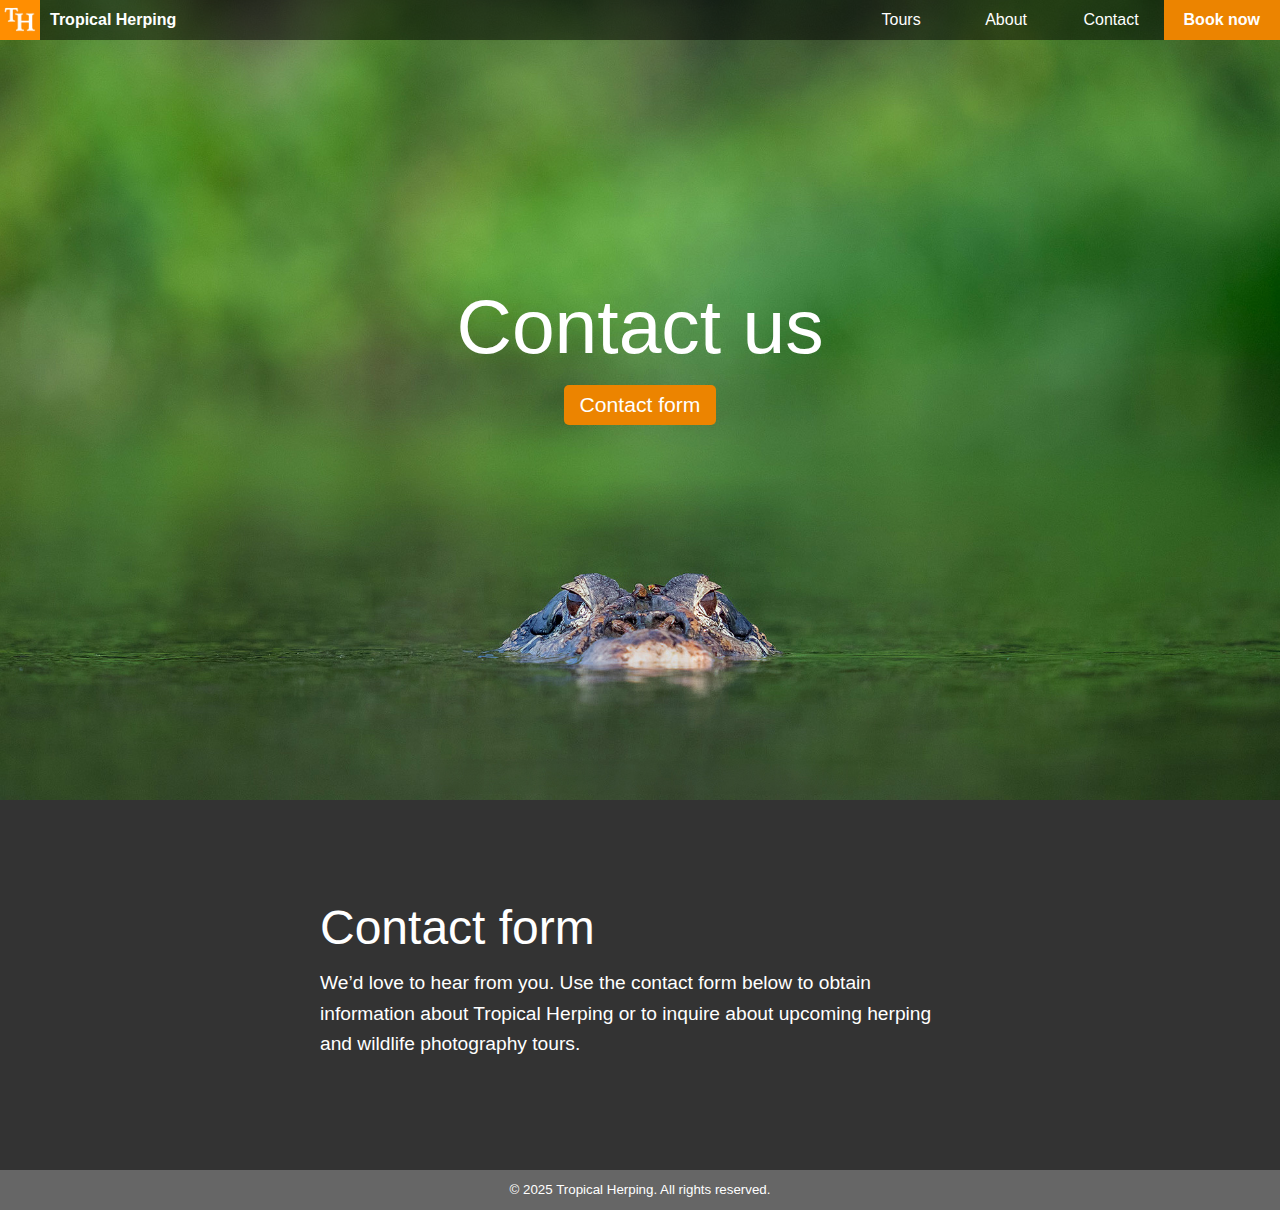
<file: contact.html>
<!DOCTYPE html PUBLIC "-//W3C//DTD XHTML 1.0 Transitional//EN" "http://www.w3.org/TR/xhtml1/DTD/xhtml1-transitional.dtd">
<html dir="ltr" xmlns="http://www.w3.org/1999/xhtml"><!-- #BeginTemplate "/Templates/master.dwt" --><!-- DW6 -->

<head>
<!-- Mailchimp -->
<script id="mcjs">!function(c,h,i,m,p){m=c.createElement(h),p=c.getElementsByTagName(h)[0],m.async=1,m.src=i,p.parentNode.insertBefore(m,p)}(document,"script","https://chimpstatic.com/mcjs-connected/js/users/3d3985b1c2e8d34cd442da655/52ef2c443e1a0e2969fad24db.js");</script>
<!-- End Mailchimp Tag -->
<!-- #BeginEditable "doctitle" -->
<title>Contact | Tropical Herping</title>
<!-- #EndEditable -->
<meta http-equiv="Pragma" content="no-cache"/>
<meta content="en-us" http-equiv="Content-Language" />
<meta content="text/html; charset=utf-8" http-equiv="Content-Type" />
<meta name="viewport" content="width=device-width, initial-scale=1" />
<!-- #BeginEditable "meta content" -->
<meta content="Use our contact form to inquire about upcoming herping and wildlife photography tours." name="description" />
<!-- #EndEditable -->
<link href="Styles/layout.css" rel="stylesheet" type="text/css" />
<link rel="stylesheet" href="Styles/photoswipe.css">
<link rel="stylesheet" href="Styles/default-skin/default-skin.css">
<link rel="apple-touch-icon" sizes="180x180" href="/apple-touch-icon.png">
<link rel="icon" type="image/png" sizes="32x32" href="/favicon-32x32.png">
<link rel="icon" type="image/png" sizes="16x16" href="/favicon-16x16.png">
<link rel="manifest" href="/site.webmanifest">
<link rel="mask-icon" href="/safari-pinned-tab.svg" color="#8da910">
<meta name="msapplication-TileColor" content="#666666">
<meta name="theme-color" content="#ffffff">
<!-- #BeginEditable "style" -->
<style>
#header {background: #45862c url('images/melanosuchus_niger_xs.jpg') no-repeat; background-position: top center; background-size: 480px 650px; color: #fff; height: 650px;}
#intro_centered {margin-top: 160px;}
#contact_form {padding: 40px 10%; text-align: left; width: 100%;}
@media all and (min-width: 30em){
#header {background: #45862c url('images/melanosuchus_niger_s.jpg') no-repeat; background-position: top center; background-size: 772px 700px; height: 700px;}
#contact_form {padding: 60px 15%;}
}
@media all and (min-width: 48.25em){
#header {background: #45862c url('images/melanosuchus_niger_m.jpg') no-repeat; background-position: top center; background-size: 1032px 750px; height: 750px;}
#intro_centered {margin-top: 200px; width: 800px;}
#contact_form {font-size: 1.1em; padding: 80px 20%;}
}
@media all and (min-width: 64.5em){
#header {background: #45862c url('images/melanosuchus_niger_l.jpg') no-repeat; background-position: top center; background-size: 1300px 800px; height: 800px;}
#intro_centered {margin-top: 240px;}
#contact_form {font-size: 1.2em; padding: 100px 25%;}
}
@media all and (min-width: 81.25em){
#header {background: #45862c url('images/melanosuchus_niger_l.jpg') no-repeat; background-size: cover; height: 61.54vw;}
#intro_centered {margin-top: 18.46vw; width: 61.54vw;}
#contact_form {font-size: 1.3em; padding:7.69vw 30%;}
}
</style>
<!-- #EndEditable -->
</head>
<body>
<div id="container">
    <div id="header">
    <table id="top_nav" cellpadding="0">
        <tr>
          <td class="tab_pinned"><a href="index.html"><img src="logos/th_square.jpg" height="40" width="40"/></a></td>
          <td class="tab_long"><span style="font-weight: bold; margin-left: 10px;">Tropical Herping</span></td>
          <td class="tab"><a href="index.html#calendar">Tours</a></td>
          <td class="tab"><a href="about.html">About</a></td>
          <td class="tab"><a href="contact.html">Contact</a></td>
          <td id="menu"><img src="icons/menu.png" height="40" width="40"/>
                 <ul>
                     <li><a href="index.html#calendar"><strong>Tours</strong></a></li>
                     <li><a href="about.html"><strong>About</strong></a></li>
                     <li><a href="contact.html"><strong>Contact</strong></a></li>
                 </ul>
          </td>
          <td id="tab_book"><a style="color: #fff; font-weight: bold; white-space: nowrap;" href="index.html#calendar" title="Go to the calendar of tours by Tropical Herping">Book now</a></td>
        </tr>
    </table>
<!-- #BeginEditable "intro" -->
    <div id="intro_centered"><p><h1>Contact us</h1></p><a title="Go to contact form" href="#contact_form"><button class="orange_button">Contact form</button></a></div>
<!-- #EndEditable -->
    </div>
<!-- #BeginEditable "page_content" -->
    <div id="page_content" style="text-align: center; overflow: hidden;">
              <a name="contact_form"></a><table id="contact_form" style="background-color: #333; color: #fff;" cellspacing="0" cellpadding="0"><tr><td><h2>Contact form</h2><p><strong>We’d love to hear from you.</strong> Use the contact form below to obtain information about Tropical Herping or to inquire about upcoming herping and wildlife photography tours.</p><form><script type="text/javascript" defer src="https://form.123formbuilder.com/embed/6896123.js" data-role="form" data-default-width="650px"></script></form></td></tr></table>
    </div>
<!-- #EndEditable -->
    <div id="footer">© 2025 Tropical Herping. All rights reserved.</div>
</div>
<script src="https://ajax.googleapis.com/ajax/libs/jquery/3.3.1/jquery.min.js"></script>
<script type="text/javascript" src="js/javascript.js"></script>
<script src="js/photoswipe.min.js"></script>
<script src="js/photoswipe-ui-default.min.js"></script>
<script type="text/javascript" src="js/intro_slider.js"></script>
</body>
<!-- #EndTemplate --></html>
</file>
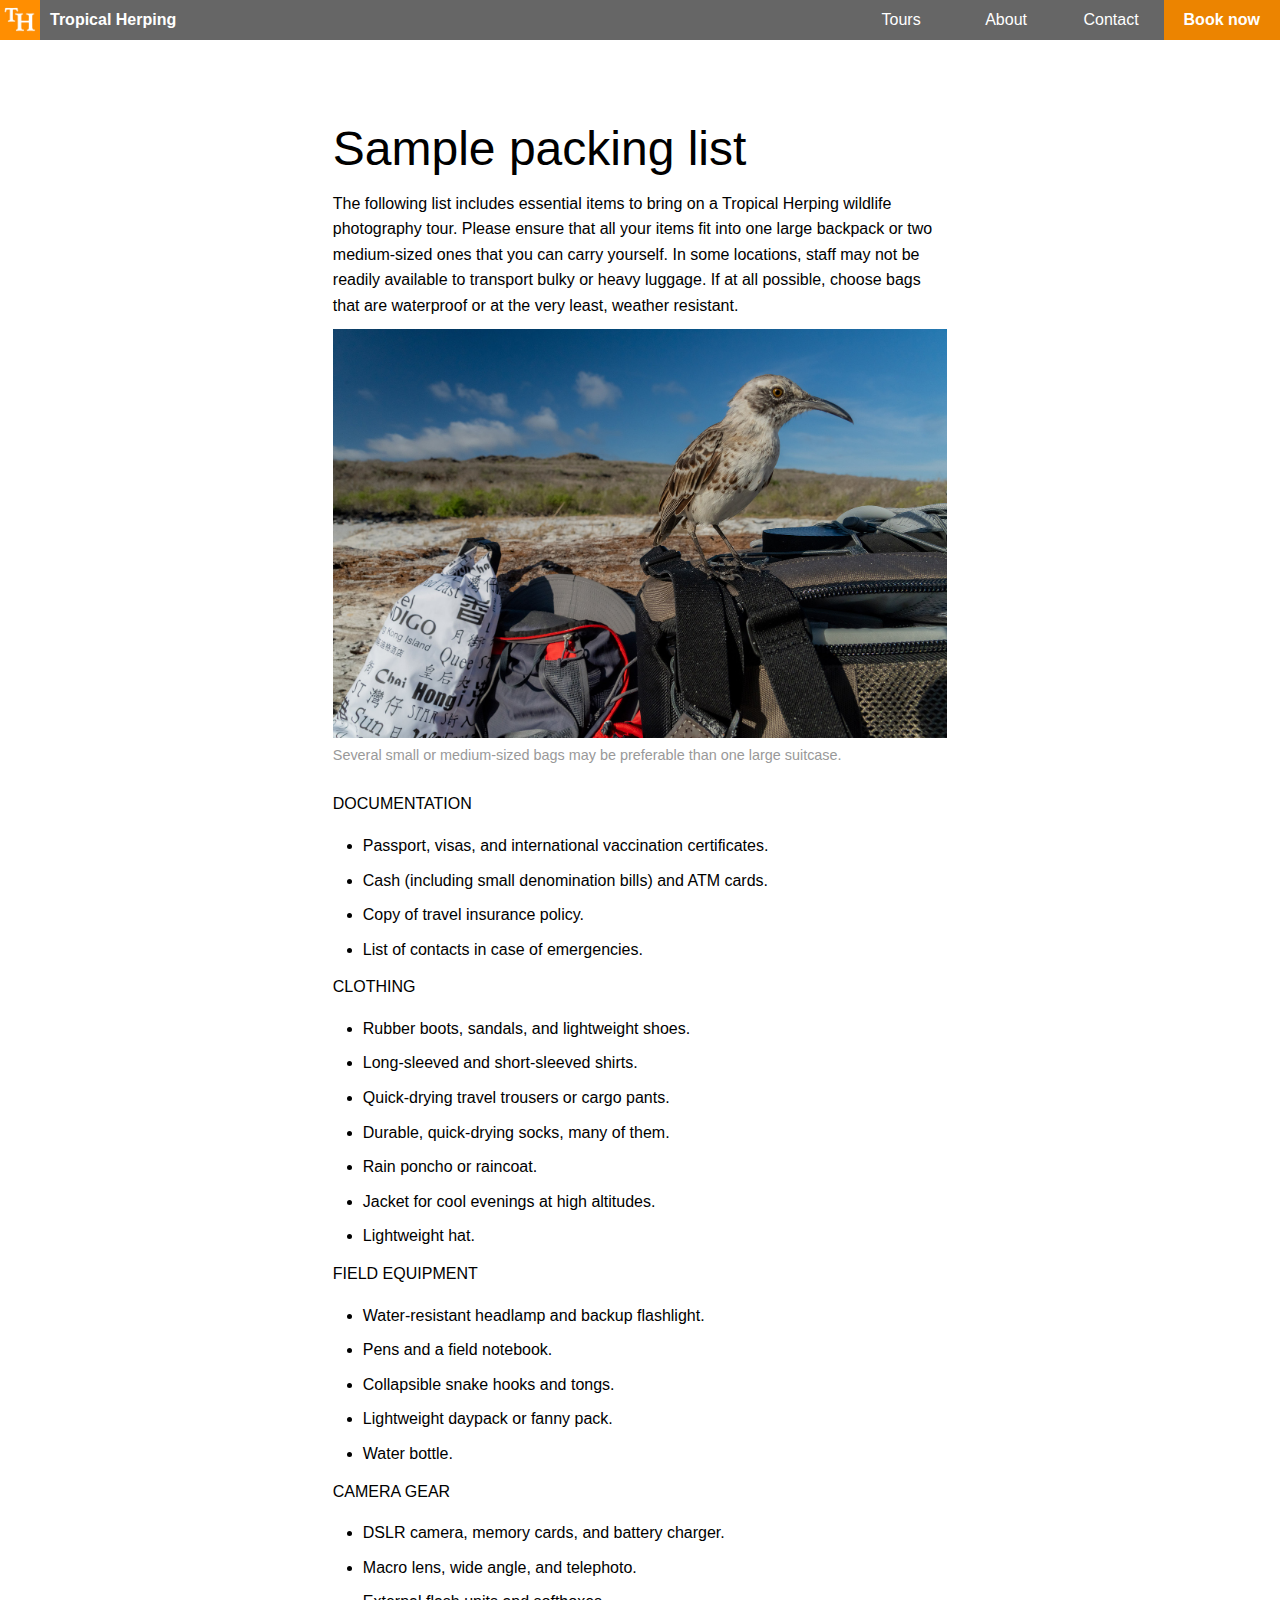
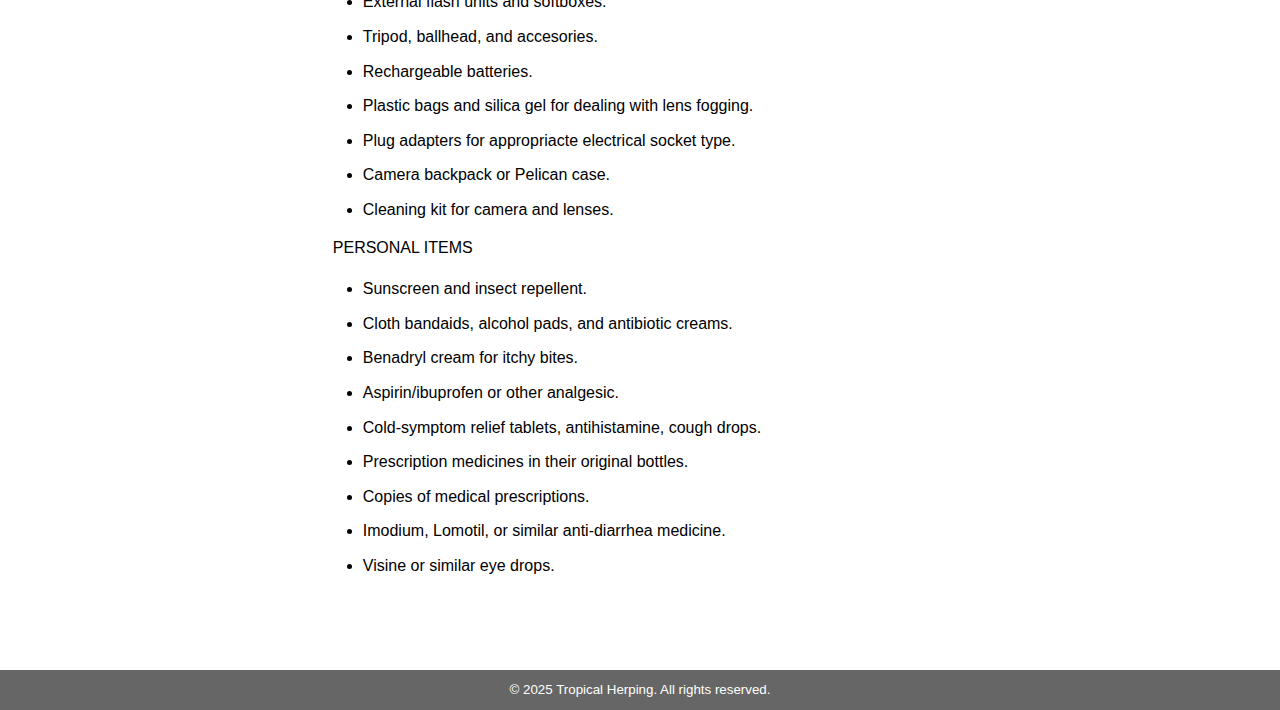
<file: packing.html>
<!DOCTYPE html PUBLIC "-//W3C//DTD XHTML 1.0 Transitional//EN" "http://www.w3.org/TR/xhtml1/DTD/xhtml1-transitional.dtd">
<html dir="ltr" xmlns="http://www.w3.org/1999/xhtml"><!-- #BeginTemplate "/Templates/master.dwt" --><!-- DW6 -->

<head>
<!-- Mailchimp -->
<script id="mcjs">!function(c,h,i,m,p){m=c.createElement(h),p=c.getElementsByTagName(h)[0],m.async=1,m.src=i,p.parentNode.insertBefore(m,p)}(document,"script","https://chimpstatic.com/mcjs-connected/js/users/3d3985b1c2e8d34cd442da655/52ef2c443e1a0e2969fad24db.js");</script>
<!-- End Mailchimp Tag -->
<!-- #BeginEditable "doctitle" -->
<title>Packing list | Tropical Herping</title>
<!-- #EndEditable -->
<meta http-equiv="Pragma" content="no-cache"/>
<meta content="en-us" http-equiv="Content-Language" />
<meta content="text/html; charset=utf-8" http-equiv="Content-Type" />
<meta name="viewport" content="width=device-width, initial-scale=1" />
<!-- #BeginEditable "meta content" -->
<meta content="What to bring to a Tropical Herping wildlife photography tour? Here is a list of the most important items." name="description" />
<meta property="og:image" content="https://www.tropicalherping.com/images/packing_m.jpg">
<meta property="og:image:secure_url" content="https://www.tropicalherping.com/images/packing_m.jpg">
<meta property="og:image:width" content="960">
<meta property="og:image:height" content="640">
<meta name="twitter:title" content="What to bring to a Tropical Herping wildlife photography tour? Here is a list of the most important items.">
<meta name="twitter:description" content="What to bring to a Tropical Herping wildlife photography tour? Here is a list of the most important items.">
<meta name="twitter:image" content="https://www.tropicalherping.com/images/packing_m.jpg">
<!-- #EndEditable -->
<link href="Styles/layout.css" rel="stylesheet" type="text/css" />
<link rel="stylesheet" href="Styles/photoswipe.css">
<link rel="stylesheet" href="Styles/default-skin/default-skin.css">
<link rel="apple-touch-icon" sizes="180x180" href="/apple-touch-icon.png">
<link rel="icon" type="image/png" sizes="32x32" href="/favicon-32x32.png">
<link rel="icon" type="image/png" sizes="16x16" href="/favicon-16x16.png">
<link rel="manifest" href="/site.webmanifest">
<link rel="mask-icon" href="/safari-pinned-tab.svg" color="#8da910">
<meta name="msapplication-TileColor" content="#666666">
<meta name="theme-color" content="#ffffff">
<!-- #BeginEditable "style" -->
<style>
#article ul p {line-height: 1.1;}
#header {background: #ccc; background-size: cover; height: 40px;}
#menu:hover {background: #dedede;}
#menu:hover ~ .tab_long {background: #dedede;}
#menu:hover ~ .tab_pinned {background: #dedede;}
#top_nav ul {background-color: #ccc;}
</style>
<!-- #EndEditable -->
</head>
<body>
<div id="container">
    <div id="header">
    <table id="top_nav" cellpadding="0">
        <tr>
          <td class="tab_pinned"><a href="index.html"><img src="logos/th_square.jpg" height="40" width="40"/></a></td>
          <td class="tab_long"><span style="font-weight: bold; margin-left: 10px;">Tropical Herping</span></td>
          <td class="tab"><a href="index.html#calendar">Tours</a></td>
          <td class="tab"><a href="about.html">About</a></td>
          <td class="tab"><a href="contact.html">Contact</a></td>
          <td id="menu"><img src="icons/menu.png" height="40" width="40"/>
                 <ul>
                     <li><a href="index.html#calendar"><strong>Tours</strong></a></li>
                     <li><a href="about.html"><strong>About</strong></a></li>
                     <li><a href="contact.html"><strong>Contact</strong></a></li>
                 </ul>
          </td>
          <td id="tab_book"><a style="color: #fff; font-weight: bold; white-space: nowrap;" href="index.html#calendar" title="Go to the calendar of tours by Tropical Herping">Book now</a></td>
        </tr>
    </table>
<!-- #BeginEditable "intro" -->
    <div></div>
<!-- #EndEditable -->
    </div>
<!-- #BeginEditable "page_content" -->
    <div id="article">
                <h1>Sample packing list</h1>
                <p>The following list includes essential items to bring on a Tropical Herping wildlife photography tour. Please ensure that all your items fit into one large backpack or two medium-sized ones that you can carry yourself. In some locations, staff may not be readily available to transport bulky or heavy luggage. If at all possible, choose bags that are waterproof or at the very least, weather resistant.</p>
                <figure>
                        <img alt="Image showing a mockingbird perched on photography luggage" src="images/mockingbird_packing.jpg" height="auto" width="100%"/>
                        <figcaption><p class="caption">Several small or medium-sized bags may be preferable than one large suitcase.</p></figcaption>
                </figure>
                <p><strong>DOCUMENTATION</strong></p>
                <ul>
                    <li><p>Passport, visas, and international vaccination certificates.</p></li>
                    <li><p>Cash (including small denomination bills) and ATM cards.</p></li>
                    <li><p>Copy of travel insurance policy.</p></li>
                    <li><p>List of contacts in case of emergencies.</p></li>
                </ul>
                <p><strong>CLOTHING</strong></p>
                <ul>
                    <li><p>Rubber boots, sandals, and lightweight shoes.</p></li>
                    <li><p>Long-sleeved and short-sleeved shirts.</p></li>
                    <li><p>Quick-drying travel trousers or cargo pants.</p></li>
                    <li><p>Durable, quick-drying socks, many of them.</p></li>
                    <li><p>Rain poncho or raincoat.</p></li>
                    <li><p>Jacket for cool evenings at high altitudes.</p></li>
                    <li><p>Lightweight hat.</p></li>
                </ul>
                <p><strong>FIELD EQUIPMENT</strong></p>
                <ul>
                    <li><p>Water-resistant headlamp and backup flashlight.</p></li>
                    <li><p>Pens and a field notebook.</p></li>
                    <li><p>Collapsible snake hooks and tongs.</p></li>
                    <li><p>Lightweight daypack or fanny pack.</p></li>
                    <li><p>Water bottle.</p></li>
                </ul>
                <p><strong>CAMERA GEAR</strong></p>
                <ul>
                    <li><p>DSLR camera, memory cards, and battery charger.</p></li>
                    <li><p>Macro lens, wide angle, and telephoto.</p></li>
                    <li><p>External flash units and softboxes.</p></li>
                    <li><p>Tripod, ballhead, and accesories.</p></li>
                    <li><p>Rechargeable batteries.</p></li>
                    <li><p>Plastic bags and silica gel for dealing with lens fogging.</p></li>
                    <li><p>Plug adapters for appropriacte electrical socket type.</p></li>
                    <li><p>Camera backpack or Pelican case.</p></li>
                    <li><p>Cleaning kit for camera and lenses.</p></li>
                </ul>
                <p><strong>PERSONAL ITEMS</strong></p>
                <ul>
                    <li><p>Sunscreen and insect repellent.</p></li>
                    <li><p>Cloth bandaids, alcohol pads, and antibiotic creams.</p></li>
                    <li><p>Benadryl cream for itchy bites.</p></li>
                    <li><p>Aspirin/ibuprofen or other analgesic.</p></li>
                    <li><p>Cold-symptom relief tablets, antihistamine, cough drops.</p></li>
                    <li><p>Prescription medicines in their original bottles.</p></li>
                    <li><p>Copies of medical prescriptions.</p></li>
                    <li><p>Imodium, Lomotil, or similar anti-diarrhea medicine.</p></li>
                    <li><p>Visine or similar eye drops.</p></li>
                </ul>
    </div>
<!-- #EndEditable -->
    <div id="footer">© 2025 Tropical Herping. All rights reserved.</div>
</div>
<script src="https://ajax.googleapis.com/ajax/libs/jquery/3.3.1/jquery.min.js"></script>
<script type="text/javascript" src="js/javascript.js"></script>
<script src="js/photoswipe.min.js"></script>
<script src="js/photoswipe-ui-default.min.js"></script>
<script type="text/javascript" src="js/intro_slider.js"></script>
</body>
<!-- #EndTemplate --></html>
</file>
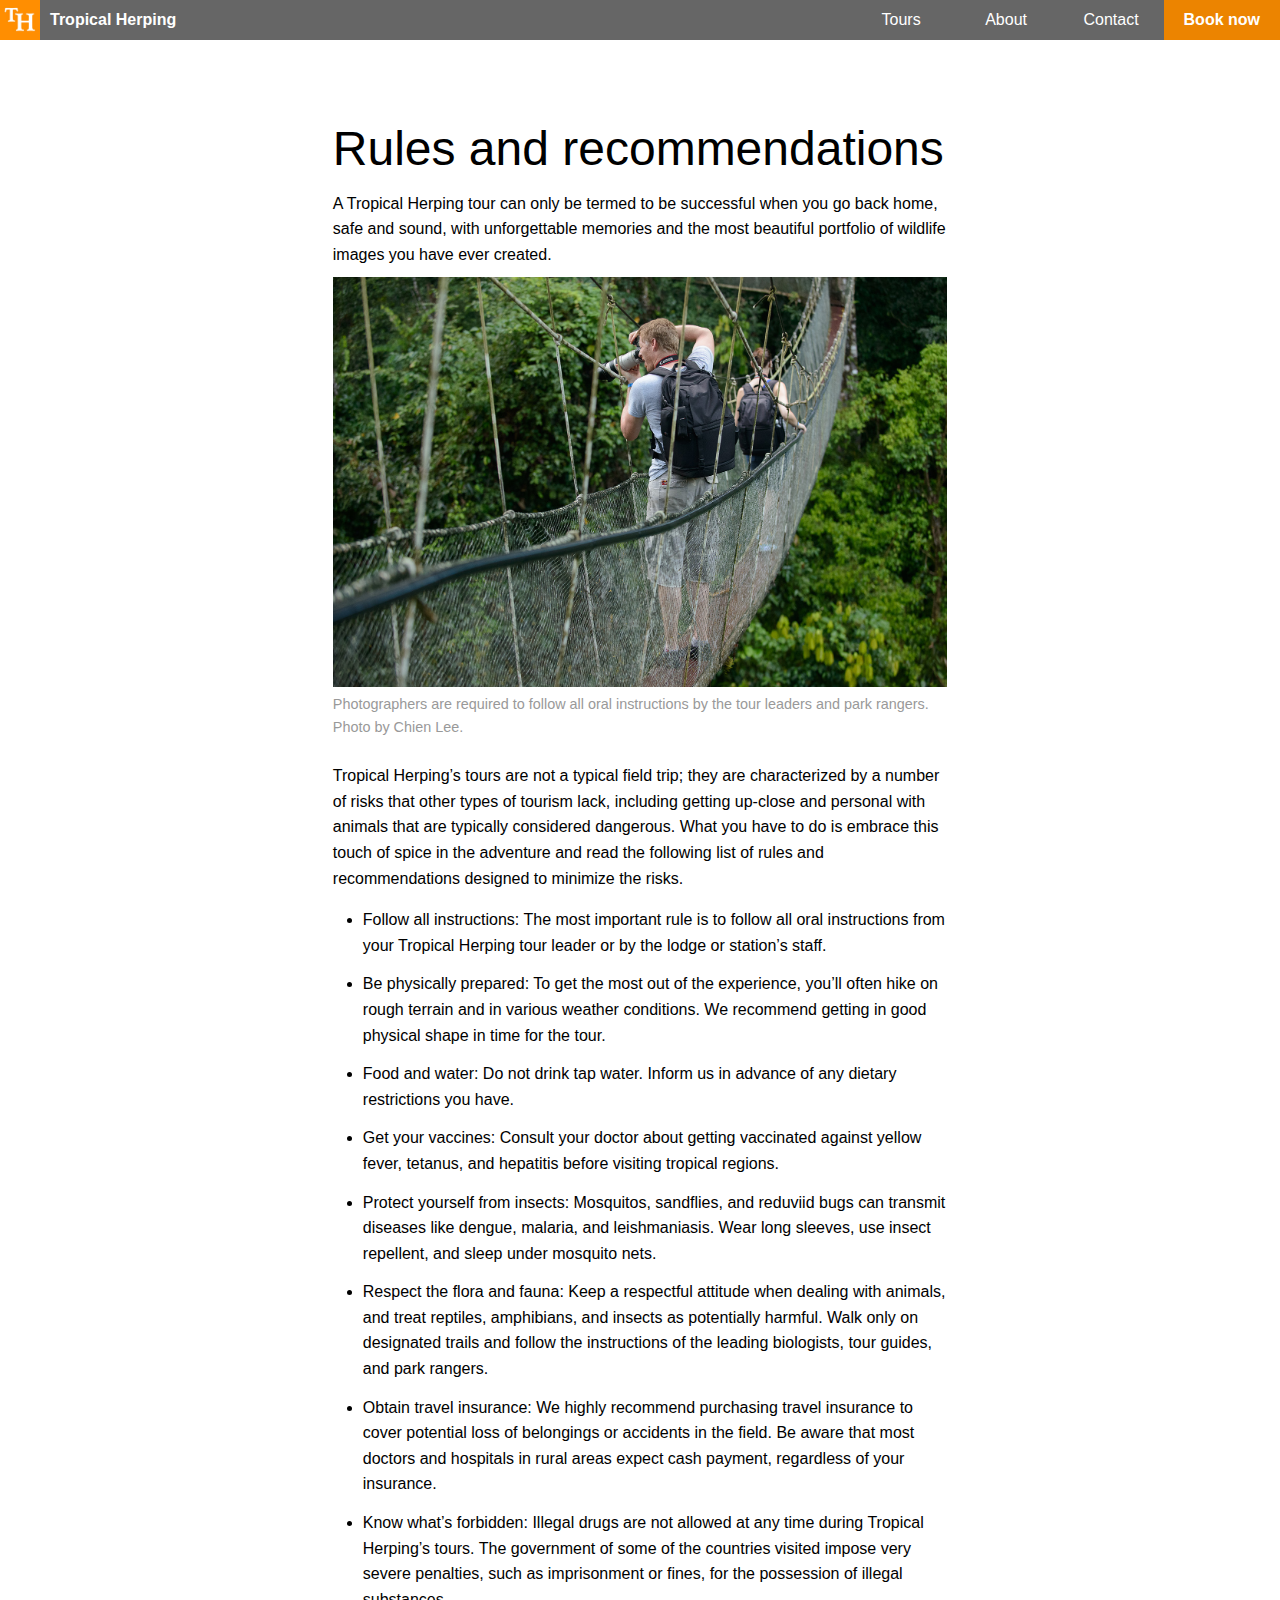
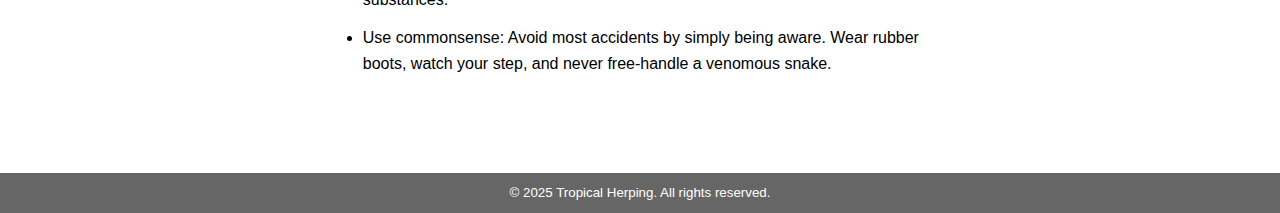
<file: rules.html>
<!DOCTYPE html PUBLIC "-//W3C//DTD XHTML 1.0 Transitional//EN" "http://www.w3.org/TR/xhtml1/DTD/xhtml1-transitional.dtd">
<html dir="ltr" xmlns="http://www.w3.org/1999/xhtml"><!-- #BeginTemplate "/Templates/master.dwt" --><!-- DW6 -->

<head>
<!-- Mailchimp -->
<script id="mcjs">!function(c,h,i,m,p){m=c.createElement(h),p=c.getElementsByTagName(h)[0],m.async=1,m.src=i,p.parentNode.insertBefore(m,p)}(document,"script","https://chimpstatic.com/mcjs-connected/js/users/3d3985b1c2e8d34cd442da655/52ef2c443e1a0e2969fad24db.js");</script>
<!-- End Mailchimp Tag -->
<!-- #BeginEditable "doctitle" -->
<title>Rules and recommendations | Tropical Herping</title>
<!-- #EndEditable -->
<meta http-equiv="Pragma" content="no-cache"/>
<meta content="en-us" http-equiv="Content-Language" />
<meta content="text/html; charset=utf-8" http-equiv="Content-Type" />
<meta name="viewport" content="width=device-width, initial-scale=1" />
<!-- #BeginEditable "meta content" -->
<meta content="Learn about the rules and recommendations needed to join a Tropical Herping wildlife photography tour." name="description" />
<meta property="og:image" content="https://www.tropicalherping.com/thumbnails/rules_recommendations.jpg">
<meta property="og:image:secure_url" content="https://www.tropicalherping.com/thumbnails/rules_recommendations.jpg">
<meta property="og:image:width" content="960">
<meta property="og:image:height" content="640">
<meta name="twitter:title" content="Learn about the rules and recommendations needed to join a Tropical Herping wildlife photography tour.">
<meta name="twitter:description" content="Learn about the rules and recommendations needed to join a Tropical Herping wildlife photography tour.">
<meta name="twitter:image" content="https://www.tropicalherping.com/thumbnails/rules_recommendations.jpg">
<!-- #EndEditable -->
<link href="Styles/layout.css" rel="stylesheet" type="text/css" />
<link rel="stylesheet" href="Styles/photoswipe.css">
<link rel="stylesheet" href="Styles/default-skin/default-skin.css">
<link rel="apple-touch-icon" sizes="180x180" href="/apple-touch-icon.png">
<link rel="icon" type="image/png" sizes="32x32" href="/favicon-32x32.png">
<link rel="icon" type="image/png" sizes="16x16" href="/favicon-16x16.png">
<link rel="manifest" href="/site.webmanifest">
<link rel="mask-icon" href="/safari-pinned-tab.svg" color="#8da910">
<meta name="msapplication-TileColor" content="#666666">
<meta name="theme-color" content="#ffffff">
<!-- #BeginEditable "style" -->
<style>
#header {background: #ccc; background-size: cover; height: 40px;}
#menu:hover {background: #dedede;}
#menu:hover ~ .tab_long {background: #dedede;}
#menu:hover ~ .tab_pinned {background: #dedede;}
#top_nav ul {background-color: #ccc;}
</style>
<!-- #EndEditable -->
</head>
<body>
<div id="container">
    <div id="header">
    <table id="top_nav" cellpadding="0">
        <tr>
          <td class="tab_pinned"><a href="index.html"><img src="logos/th_square.jpg" height="40" width="40"/></a></td>
          <td class="tab_long"><span style="font-weight: bold; margin-left: 10px;">Tropical Herping</span></td>
          <td class="tab"><a href="index.html#calendar">Tours</a></td>
          <td class="tab"><a href="about.html">About</a></td>
          <td class="tab"><a href="contact.html">Contact</a></td>
          <td id="menu"><img src="icons/menu.png" height="40" width="40"/>
                 <ul>
                     <li><a href="index.html#calendar"><strong>Tours</strong></a></li>
                     <li><a href="about.html"><strong>About</strong></a></li>
                     <li><a href="contact.html"><strong>Contact</strong></a></li>
                 </ul>
          </td>
          <td id="tab_book"><a style="color: #fff; font-weight: bold; white-space: nowrap;" href="index.html#calendar" title="Go to the calendar of tours by Tropical Herping">Book now</a></td>
        </tr>
    </table>
<!-- #BeginEditable "intro" -->
    <div></div>
<!-- #EndEditable -->
    </div>
<!-- #BeginEditable "page_content" -->
    <div id="article">
                <h1>Rules and recommendations</h1>
                <p>A Tropical Herping tour can only be termed to be successful when you go back home, safe and sound, with unforgettable memories and the most beautiful portfolio of wildlife images you have ever created.</p>
                <figure>
                        <img alt="Image showing two wildlife photographers taking pictures from a canopy bridge" src="images/rules_recommendations.jpg" height="auto" width="100%"/>
                        <figcaption><p class="caption">Photographers are required to follow all oral instructions by the tour leaders and park rangers. Photo by Chien Lee.</p></figcaption>
                </figure>
                <p>Tropical Herping’s tours are not a typical field trip; they are characterized by a number of risks that other types of tourism lack, including getting up-close and personal with animals that are typically considered dangerous. What you have to do is embrace this touch of spice in the adventure and read the following list of rules and recommendations designed to minimize the risks.</p>
                <ul>
                    <li><p><strong>Follow all instructions:</strong> The most important rule is to follow all oral instructions from your Tropical Herping tour leader or by the lodge or station’s staff.</p></li>
                    <li><p><strong>Be physically prepared:</strong> To get the most out of the experience, you’ll often hike on rough terrain and in various weather conditions. We recommend getting in good physical shape in time for the tour.</p></li>
                    <li><p><strong>Food and water:</strong> Do not drink tap water. Inform us in advance of any dietary restrictions you have.</p></li>
                    <li><p><strong>Get your vaccines:</strong> Consult your doctor about getting vaccinated against yellow fever, tetanus, and hepatitis before visiting tropical regions.</p></li>
                    <li><p><strong>Protect yourself from insects:</strong> Mosquitos, sandflies, and reduviid bugs can transmit diseases like dengue, malaria, and leishmaniasis. Wear long sleeves, use insect repellent, and sleep under mosquito nets.</p></li>
                    <li><p><strong>Respect the flora and fauna:</strong> Keep a respectful attitude when dealing with animals, and treat reptiles, amphibians, and insects as potentially harmful. Walk only on designated trails and follow the instructions of the leading biologists, tour guides, and park rangers.</p></li>
                    <li><p><strong>Obtain travel insurance:</strong> We highly recommend purchasing travel insurance to cover potential loss of belongings or accidents in the field. Be aware that most doctors and hospitals in rural areas expect cash payment, regardless of your insurance.</p></li>
                    <li><p><strong>Know what’s forbidden:</strong> Illegal drugs are not allowed at any time during Tropical Herping’s tours. The government of some of the countries visited impose very severe penalties, such as imprisonment or fines, for the possession of illegal substances.</p></li>
                    <li><p><strong>Use commonsense:</strong> Avoid most accidents by simply being aware. Wear rubber boots, watch your step, and never free-handle a venomous snake.</p></li>
                </ul>
    </div>
<!-- #EndEditable -->
    <div id="footer">© 2025 Tropical Herping. All rights reserved.</div>
</div>
<script src="https://ajax.googleapis.com/ajax/libs/jquery/3.3.1/jquery.min.js"></script>
<script type="text/javascript" src="js/javascript.js"></script>
<script src="js/photoswipe.min.js"></script>
<script src="js/photoswipe-ui-default.min.js"></script>
<script type="text/javascript" src="js/intro_slider.js"></script>
</body>
<!-- #EndTemplate --></html>
</file>
<file: Styles/layout.css>
﻿/* CSS layout */
a {
	color: #2482b5;
	text-decoration: none;
}
a:hover {
	color: #0085cf;
	text-decoration: none;
	background-color: #DADAE5;
}
.a_white {
	color: #fff;
	text-decoration: underline;
}
.a_white:hover {
	color: #fff;
	text-decoration: underline;
	text-decoration-thickness: 0.14em;
	background-color: transparent;
}
#article {
	background-color: #fff;
	font-size: 0.9em;
	left: 0px;
	overflow: hidden;
	padding: 40px 10% 40px 10%;
	right: 0px;
}
#article h1 {
	font-size: 1.5em;
}
#article figure {
	margin: 0;
}
.bio_text {
	display: inline-block;
	font-size: 0.9em;
	margin-left: 1.6em;
	text-indent: -1.6em;
}
body {
	background-color: #fff;
}
.box {
	background-color: #fff;
	box-shadow: 5px 2px 20px 1px #ccc;
	display: inline-block;
	font-variant: normal;
	font-size: 16px;
	margin: 20px 0;
	padding: 0;
	text-align: left;
	vertical-align: top;
	width: 320px;
}
.box form {
	width: 100%;
}
.box .gallery_nav_narrow {
	height: 224px;
}
.box .gallery_nav_narrow img {
	height: 224px;
}
.box .gallery_nav_narrow table {
	height: 224px;
}
.box h3 {
	line-height: 1.3;
	margin-top: 0;
}
.box p:last-child {
	margin-bottom: 0;
}
.btc {
	background-size: 9px 14px;
	background-image: url(../icons/btc.png);
	display: inline-block;
	height: 14px;
	transform: translateY(2px);
	vertical-align: baseline;
	width: 9px;
}
.btc_c {
	background-size: 22px 22px;
	background-image: url(../icons/btc_circle.png);
	display: inline-block;
	height: 22px;
	transform: translateY(-1px);
	vertical-align: middle;
	width: 22px;
}
.btc_w {
	background-size: 10px 16px;
	background-image: url(../icons/btc_w.png);
	display: inline-block;
	height: 16px;
	transform: translateY(2px);
	vertical-align: baseline;
	width: 10px;
}
.button_icon {
	display: inline-block;
	height: 15px;
	vertical-align: baseline;
	width: 15px;
}
.caption {
	color: #999;
	font-size: 0.9em;
	margin-bottom: 24px;
	margin-top: 6px;
}
.carousel {
	display: flex;
	gap: 15px;
	overflow-x: auto;
	scroll-snap-type: x mandatory;
	user-select: none;
	-webkit-user-drag: none;
	-webkit-touch-callout: none;
}
.carousel img {
	pointer-events: none;
}
.carousel .thumbnail_white_container::-webkit-scrollbar {
	display: none;
}
.carousel .thumbnail_white_960 {
	flex: 0 0 auto;
	margin: 0;
	text-align: left;
	width: 300px;
}
.carousel_header {
	display: flex;
	justify-content: space-between;
	align-items: center;
	position: relative;
}
.carousel_nav {
	bottom: 8px;
	position: absolute;
	right: 12px;
	z-index: 100;
}
.carousel_nav button {
	background-color: transparent;
	border: 0px;
	cursor: pointer;
	margin: 0 0 0 10px;
}
.carousel_title {
	border: 0px;
	color: #fff;
	padding: 40px 6% 0 6%;
	text-align: left;
}
.carousel_title h1 {
	font-weight: 400;
	line-height: 1.3;
	margin: 0;
}
#container {
	min-width: 320px;
	background-color: #666;
	color: #000000;
	font-family: Helvetica, Arial, sans-serif;
	font-size: 16px;
	font-weight: 100;
	position: absolute; left: 0px; right: 0px; top: 0px; bottom: 0px;
}
.date {
	font-size: 1.6em;
	font-weight: 400;
	line-height: 1.3;
}
.donate_button {
	background-color: #afcb54;
	border: none;
	border-radius: 5px;
	color: #fff;
	font-size: 1.1em;
	padding: 8px 16px 8px 16px;
	white-space: nowrap;
}
.donate_button:hover {
	background-color: #9fb84c;
	cursor: pointer;
}
.donation_box {
	background-color: #fff;
	box-shadow: 5px 2px 20px 1px #ccc;
	margin: 60px auto 20px auto;
	text-align: left;
	width: 340px;
}
.donation_box form {
	width: 300px;
}
.donation_box h1 {
	font-size: 1.6em;
}
.donation_box td:nth-child(1) {
	display: none;
}
.donation_box .text {
	padding: 20px;
}
.normal-cursor {
  cursor: default;
}
.drag-cursor {
  cursor: grab;
}
.drag-tooltip {
	align-items: center;
	background: black;
	border-radius: 50%;
	color: white;
	display: flex;
	font-family: Helvetica, Arial, sans-serif;
	font-size: 16px;
	font-weight: bold;
	height: 80px;
	opacity: 0;
	pointer-events: none; /* Ensures drag works */
	position: fixed;
	transform: translate(-50%, -50%);
	transition: opacity 0.2s ease-in-out;
	width: 80px;
	z-index: 9999;
	text-align: center;
	justify-content: center;
}
em {
	font-style: italic;
}
.experts .thumbnail_white_960 {
	width: 280px;
}
.experts .thumbnail_white_960 img {
	width: 100%;
}
.experts .thumbnail_white_960 p {
	margin-left: auto;
	margin-right: auto;
	text-align: left;
	width: 90%;
}
#faq {
	background-color: #fdf7e2;
	border-left: 10px solid #f0df9e;
	font-size: 0.8em;
	margin: 40px auto;
	text-align: left;
	width: 80%;
}
#faq p {
	line-height: 1.3;
	margin: 0.5em 0 0.5em 1.45em;
	text-indent: -1.45em;
}
#faq span p {
	text-indent: 0;
}
#faq td {
	padding: 0 3%;
}
#faq tr:first-child td {
	padding-top: 10px;
}
#faq tr:last-child td {
	padding-bottom: 10px;
}
#footer {
	background-color: #666;
	bottom: 0;
	left: 0;
	right: 0;
	width: 100%;
	height: 28px;
	padding-top: 12px;
	text-align: center;
	font-size: 10pt;
	color: #fff;
}
.gallery_slider_container {
	overflow: hidden;
}
.gallery_slider_track {
	display: flex;
	width: 100%;
}
.gallery_nav_narrow {
	height: calc(66.68vw * 0.8);
	position: relative;
	width: 100%;
}
.gallery_nav_narrow img {
	font-style: italic;
	height: calc(66.68vw * 0.8);
	position: absolute;
	z-index: 2;
}
.gallery_nav_narrow table {
	height: calc(66.68vw * 0.8);
	padding-left: 2%;
	padding-right: 2%;
	position: absolute;
	text-align: center;
	width: 100%;
	z-index: 2;
}
.gallery_nav_narrow table td:nth-child(2) {
	color: #fff;
	width: 100%;
	vertical-align: bottom;
}
.gallery_nav_wide {
	color: #fff;
	height: 61.54vw;
	padding-left: 2%;
	padding-right: 2%;
	width: 100%;
}
.gallery_nav_wide td:nth-child(1) {
	width: 30px;
}
.gallery_nav_wide td:nth-child(2) {
	width: 100%;
}
.gallery_nav_wide td:nth-child(3) {
	width: 30px;
}
.gallery_nav_wide h3 {
	margin-left: 10%;
	margin-right: 10%;
}
.gray_button {
	background-color: #999;
	border: none;
	border-radius: 5px;
	color: #fff;
	font-size: 1.1em;
	padding: 8px 16px 8px 16px;
	white-space: nowrap;
}
.gray_button:hover {
	background-color: #888;
	cursor: pointer;
}
h1 {
	font-size: 2.3em;
	font-weight: 100;
	line-height: 1.2;
	margin: 0;
}
h2 {
	font-size: 1.6em;
	font-weight: 100;
	margin: 0px;
}
h3 {
	font-size: 1.5em;
	font-weight: 100;
	line-height: 1.3;
	margin-top: 13px;
	margin-bottom: 10px;
}
#header {
	height: 40px;
}
.heart_icon {
	display: inline-block;
	height: 15px;
	vertical-align: baseline;
	width: 15px;
}
.ig {
	background: url('../Images/ig_color.png') no-repeat;
	background-size: cover;
	display: inline-block;
	height: 18px;
	vertical-align: text-bottom;
	width: 18px;
}
img {
	border-style: none;
	user-select: none;
	-webkit-user-drag: none;
}
.inline_icon {
	display: inline-block;
	height: 18px;
	vertical-align: text-bottom;
	width: 18px;
}
#intro_centered {
	margin-top: 60px;
	margin-left: auto;
	margin-right: auto;
	text-align: center;
	width: 90%;
}
#intro_left {
	margin-top: 60px;
	margin-left: auto;
	margin-right: auto;
	text-align: center;
	width: 280px;
}
#intro_left p {
	text-align: left;
}
#intro_title {
	bottom: 50px;
	color: #ffffff;
	font-size: 1.2em;
	left: 0;
	margin: auto;
	right: 0;
	text-align: center;
	position: absolute;
	width: 320px;
}
#join_newsletter {
	background: #000 url('../Images/newsletter_bg.jpg') no-repeat;
	background-size: cover;
	color: #fff;
	padding: 2% 5% 2% 5%;
}
#join_newsletter form {
	height: 300px;
	margin-top: -10px;
	width: 100%;
}
#join_newsletter_wide {
	background: #5a672a url('../images/join_newsletter_s.jpg') no-repeat;
	background-position: center center;
	background-size: cover;
	color: #fff;
	height: 300px;
	padding: 0 10% 20px 10%;
	text-align: left;
	width: 100%;
}
.left_margin {
	border-left: 10px solid #ccc;
}
.left h1 {
	text-align: left;
	padding: 0 3%;
}
.left h1 img {
	width: 2em;
}
.left h3 {
	text-align: left;
	padding: 0 3%;
}
.left p {
	text-align: left;
	padding: 0 3%;
}
.left .thumbnail_white_960 {
	margin: 1%;
	width: 30%;
}
li {
	line-height: 1.6em;
	padding-left: 0;
}
.line_on_sides {
	align-items: center;
	display: flex;
	justify-content: center;
	text-align: center;
	width: 100%;
}
.line_on_sides:before,
.line_on_sides:after {
	content: '';
	border-top: 2px dotted #666;
	flex: 1 0 10px;
	margin: 0 10px 0 0;
}
.line_on_sides:after {
	margin: 0 0 0 10px;
}
#menu {
	background: hsla(0,0%,00%,0.50);
	position: relative;
	display: block;
}
#menu:hover {
	background: hsla(0,0%,00%,0.65);
}
#menu:hover ul {
	left: 0px;
	width: 100vw;
}
#menu:hover ~ .tab_long {
	background: #555;
}
#menu:hover ~ .tab_pinned {
	background: #555;
}
.more_yellow {
	background-color: #fdf7e2;
	border-left: 10px solid #f0df9e;
	padding: 2% 5% 2% 5%;
}
.more_yellow p {
	overflow: hidden;
}
.more_yellow span {
	display: block;
	overflow: hidden;
}
.next {
	background-size: 30px 30px;
	background-image: url(../icons/next.png);
	height: 30px;
	width: 30px;
}
.next:hover {
	opacity: 0.6;
}
.next_disabled {
	background-size: 30px 30px;
	background-image: url(../icons/next.png);
	flex-shrink: 0;
	flex-grow: 0;
	height: 30px;
	opacity: 0.4;
	width: 30px;
}
.next_white {
	background-size: 30px 30px;
	background-image: url(../icons/next_white.png);
	flex-shrink: 0;
	flex-grow: 0;
	height: 30px;
	width: 30px;
}
.next_white:hover {
	opacity: 0.6;
}
.nft {
	background-color: #444;
	border-radius: 10px;
	display: inline-block;
	font-variant: normal;
	font-size: 16px;
	height: 260px;
	margin: 5px;
	padding: 0;
	text-align: left;
	vertical-align: top;
	width: 165px;
}
.nft div:last-child {
	padding: 10px 5px 5px 5px;
}
.nft div:first-child {
	border-radius: 10px 10px 0 0;
	height: 165px;
	overflow: hidden;
}
.nft div:first-child a {
	color: #fff;
}
.nft div:first-child a:hover {
	color: #fff;
	cursor: pointer;
	opacity: 100%;
	text-decoration: underline;
}
.nft img {
	border-radius: 10px 10px 0 0;
}
.nft img:hover {
	-webkit-transform: scale(1.2);
	-ms-transform: scale(1.2);
	transform: scale(1.2);
	transition: 1s ease;
}
.nft p {
	line-height: 1.3;
	margin-top: 0;
}
.nft_container {
	clear: both;
	font-size: 0;
	margin: 0 auto 0 auto;
	overflow: hidden;
}
.nft_container img {
	font-size: 16px;
}
.nft_container p {
	font-size: 14px;
}
.nft_donation_box {
	background-color: #444;
	border-radius: 10px;
	margin: 60px auto 20px auto;
	text-align: left;
	width: 340px;
}
.nft_donation_box img {
	border-radius: 10px 10px 0 0;
}
.nft_donation_box form {
	width: 300px;
}
.nft_donation_box h1 {
	font-size: 1.6em;
}
.nft_donation_box td:nth-child(1) {
	display: none;
}
.nft_donation_box .text {
	padding: 20px;
}
.nft_line_on_sides {
	align-items: center;
	display: flex;
	justify-content: center;
	text-align: center;
	width: 100%;
}
.nft_line_on_sides:before,
.nft_line_on_sides:after {
	content: '';
	border-top: 2px dotted #fff;
	flex: 1 0 10px;
	margin: 0 10px 0 0;
}
.nft_line_on_sides:after {
	margin: 0 0 0 10px;
}
.nft_project_g {
	background-color: #444;
	border-radius: 10px;
	margin: 0 auto 60px auto;
	text-align: left;
	width: 340px;
}
.nft_project_g img {
	border-radius: 10px 10px 0 0;
}
.nft_project_g .text {
	padding: 5px 20px;
}
.nft_project_g .gallery_nav_narrow {
	height: 209px;
}
.nft_project_g .gallery_nav_narrow img {
	height: 209px;
}
.nft_project_g .gallery_nav_narrow table {
	height: 209px;
}
.nft_project_toggle {
	background-color: #444;
	border-collapse: collapse;
	border-left: 10px solid #333;
	border-radius: 0 10px 10px 0;
	margin: 0 auto 20px auto;
	text-align: left;
	width: 340px;
}
.nft_project_toggle h3 {
	font-weight: 400;
	margin: 0 0 0 1.2em;
	text-indent: -1.2em;
}
.nft_project_toggle p {
	margin-left: 1.75em;
	text-indent: 0;
}
.nft_project_toggle td {
	padding: 20px 20px 20px 5px;
	vertical-align: top;
}
.nft_project_toggle .see_more {
	background: url('../icons/see_more_w.png') no-repeat;
	background-size: cover;
	border: none;
	display: inline-block;
	height: 20px;
	margin-bottom: 0.23vw;
	padding: 0;
	vertical-align: middle;
	width: 20px;
}
.nft_project_toggle .see_less {
	background: url('../icons/see_less_w.png') no-repeat;
	background-size: cover;
	border: none;
	display: inline-block;
	height: 20px;
	padding: 0;
	vertical-align: text-bottom;
	width: 20px;
}
.no {
	background-size: 16px 16px;
	background-image: url(../icons/no.png);
	display: inline-block;
	height: 16px;
	transform: translateY(-10%);
	vertical-align: middle;
	width: 16px;
}
.no_background_color {
	background-color: hsla(0,0%,100%,0.0);
}
.opacity:hover {
	background-color: hsla(0,0%,100%,0.0);
	opacity: 0.6;
}
.orange_button {
	background-color: #ec8400;
	border: none;
	border-radius: 5px;
	color: #fff;
	font-size: 1.1em;
	padding: 8px 16px 8px 16px;
	white-space: nowrap;
}
.orange_button:hover {
	background-color: #d07500;
	cursor: pointer;
}
p {
	margin-top: 13px;
	margin-bottom: 10px;
	line-height: 1.6em;
}
.padding35 {
	padding: 3% 5% 3% 5%;
}
#page_content {
	background-color: #fff;
	left: 0px;
	right: 0px;
}
.paypal {
	background-size: 78px 20px;
	background-image: url(../icons/paypal.png);
	display: inline-block;
	height: 20px;
	vertical-align: text-bottom;
	width: 78px;
}
.peer_rev {
	background: url('../icons/peer_rev2.png') no-repeat;
	background-size: cover;
	display: inline-block;
	height: 12px;
	vertical-align: text-bottom;
	width: 16px;
}
.percentage {
	font-size: 0.5em;
	text-anchor: middle;
}
.pin_icon {
	display: inline-block;
	height: 26px;
	vertical-align: text-bottom;
	width: 16px;
}
.placeholder {
	background-size: 20px 28px;
	background-image: url(../icons/placeholder.png);
	display: inline-block;
	height: 28px;
	width: 20px;
}
.poster_title {
	font-size: 1.4em;
	font-weight: 500;
	line-height: 1.3;
}
.prev {
	background-size: 30px 30px;
	background-image: url(../icons/prev.png);
	height: 30px;
	width: 30px;
}
.prev:hover {
	opacity:0.6
}
.prev_disabled {
	background-size: 30px 30px;
	background-image: url(../icons/prev.png);
	flex-shrink: 0;
	flex-grow: 0;
	height: 30px;
	opacity:0.4;
	width: 30px;
}
.prev_white {
	background-size: 30px 30px;
	background-image: url(../icons/prev_white.png);
	flex-shrink: 0;
	flex-grow: 0;
	height: 30px;
	width: 30px;
}
.prev_white:hover {
	opacity:0.6
}
.project_g {
	background-color: #444;
	box-shadow: 5px 2px 20px 1px #ccc;
	color: #fff;
	margin: 0 auto 20px auto;
	text-align: left;
	width: 340px;
}
.project_g .text {
	padding: 5px 20px;
}
.project_g .gallery_nav_narrow {
	height: 209px;
}
.project_g .gallery_nav_narrow img {
	height: 209px;
}
.project_g .gallery_nav_narrow table {
	height: 209px;
}
.project_text {
	margin: 0 auto;
	text-align: left;
	width: 340px;
}
.project_toggle {
	background-color: #fdf7e2;
	border-collapse: collapse;
	border-left: 10px solid #f0df9e;
	box-shadow: 5px 2px 20px 1px #ccc;
	margin: 0 auto 20px auto;
	text-align: left;
	width: 340px;
}
.project_toggle h3 {
	font-weight: 400;
	margin: 0 0 0 1.2em;
	text-indent: -1.2em;
}
.project_toggle p {
	margin-left: 1.75em;
	text-indent: 0;
}
.project_toggle td {
	padding: 20px 20px 20px 5px;
	vertical-align: top;
}
.project_toggle .see_more {
	background: url('../icons/see_more.png') no-repeat;
	background-size: cover;
	border: none;
	display: inline-block;
	height: 20px;
	margin-bottom: 0.23vw;
	padding: 0;
	vertical-align: middle;
	width: 20px;
}
.project_toggle .see_less {
	background: url('../icons/see_less.png') no-repeat;
	background-size: cover;
	border: none;
	display: inline-block;
	height: 20px;
	padding: 0;
	vertical-align: text-bottom;
	width: 20px;
}
.project_video {
	background: #424242 url('../images/video_model.jpg') no-repeat;
	background-size: cover;
	box-shadow: 5px 2px 20px 1px #ccc;
	color: #fff;
	margin: 0 auto 20px auto;
	padding: 191px 0 0 0;
	position: relative;
	text-align: left;
	width: 340px;
}
.progress-bar {
	background-color: #d5d5d5;
	border-radius: 1.25em;
	display: inline-block;
	height: 10px;
	margin: 0.5em 0;
	width: 100%;
}
.progress-value {
	background-color: #afcb54;
	border-radius: 1.25em;
	display: inline-block;
	font-size: 1.16em;
	height: 2px;
	line-height: 0;
	padding-bottom: 8px;
	transition: 0.3s all linear;
	text-align: center;
}
.pswp__caption__center {
	text-align: center;
}
.route {
	width: 100%;
	padding: 0 0.8em;
}
.route:after {
	content: "";
	display: table;
}
.route td:first-child {
	font-weight: bold;
	padding-right: 0.9em;
	width: .06em;
	white-space: nowrap;
}
.route td {
	padding: 0.4em 0;
	overflow: hidden;
}
.route tr td:first-child {
	padding-left: 1.1em;
	position: relative;
}
.route tr td:first-child:after {
	background-color: #e50027;
	border-radius: 50%;
	content: '';
	height: .5em;
	left: 0.3em;
	position: absolute;
	top: .8em;
	width: .5em;
}
.route tr td:first-child:before {
	border-left: .0725rem dotted #b3b3b3;
	content: '';
	height: 100%;
	left: 0.5em;
	position: absolute;
	top: -0.06em;
	width: 0;
}
.route tr:first-child td:first-child:before {
	top: 1em;
}
.route tr:last-child td:first-child:before {
	height: 1em;
}
.route tr:first-child td:first-child:after {
	background-color: #000;
}
.route tr:last-child td:first-child:after {
	background-color: #000;
}
.scroll-left {
	background-size: 36px 36px;
	background-image: url("../icons/scroll_left.png");
	flex-shrink: 0;
	flex-grow: 0;
	height: 36px;
	width: 36px;
}
.scroll-right {
	background-size: 36px 36px;
	background-image: url("../icons/scroll_right.png");
	flex-shrink: 0;
	flex-grow: 0;
	height: 36px;
	width: 36px;
}
.see_more_faq {
	background: url('../icons/see_more.png') no-repeat;
	background-size: cover;
	border: none;
	display: inline-block;
	height: 14px;
	padding: 0;
	vertical-align: text-top;
	width: 14px;
}
.see_less_faq {
	background: url('../icons/see_less.png') no-repeat;
	background-size: cover;
	border: none;
	display: inline-block;
	height: 14px;
	padding: 0;
	vertical-align: text-bottom;
	width: 14px;
}
.slide {
	align-items: center;
	box-sizing: border-box;
	color: #fff;
	display: flex;
	flex: 0 0 100%;
	height: 650px;
	justify-content: space-between;
	padding: 0 2%;
	position: relative;
	text-shadow: 1px 1px 4px rgba(0, 0, 0, 0.5);
	width: 100%;
}
.slide_content {
	flex-grow: 1;
	padding-left: 5%;
	padding-right: 5%;
	text-align: center;
	width: 100%;
}
.slide_content h1 {
	line-height: 1;
}
.slide button {
	box-shadow: 1px 1px 4px rgba(0, 0, 0, 0.3);
}
#species_list {padding: 40px 0;}
#species_list .thumbnail_white_narrow {width: 120px;}
#species_list .thumbnail_white_narrow p {line-height: 1.3;}
#species_list .thumbnail_white_narrow p:nth-child(2) {line-height: 1; margin-bottom: 0;}
#species_list .thumbnail_white_narrow p:last-child {margin-top: 0;}
.ssl {
	background-size: 20px 20px;
	background-image: url(../icons/ssl.png);
	display: inline-block;
	height: 20px;
	vertical-align: text-bottom;
	width: 20px;
}
.ssl:hover {
	opacity: 0.6;
}
.statement {
	clear: left;
	padding: 30px 3% 30px 3%;
}
.statement p {
	font-size: 1.2em;
}
sup {
	position: relative;
	top: -0.4em;
	vertical-align: baseline;
}
sub {
	position: relative;
	bottom: -0.4em;
	vertical-align: baseline;
}
.subtitle1 {
	font-weight: bold;
	font-size: 1.1em;
}
.subtitle1:hover {
	background: transparent;
}
.subtitle2 {
	color: #999;
}
.tab {
	min-width: 105px;
	background-color: hsla(0,0%,00%,0.50);
	display: none;
}
.tab:hover {
	background-color: hsla(0,0%,00%,0.65);
	cursor: pointer;
}
#tab_book {
	background-color: #ec8400;
	padding: 0 16px;
}
#tab_book:hover {
	background-color: #d07500;
}
.tab_dropdown {
	display: none;
}
.tab_long {
	background-color: hsla(0,0%,00%,0.50);
	text-align: left;
	width: 100%;
}
.tab_pinned {
	background-color: hsla(0,0%,00%,0.50);
}
.tab_pinned:hover {
	background: hsla(0,0%,00%,0.65);
}
.testimonial {
	clear: left;
	padding: 30px 3% 30px 3%;
}
.testimonial_nav {
	font-size: 0.8em;
	padding: 30px 3% 30px 3%;
	text-align: center;
}
.testimonial_nav td:nth-child(1) {
	width: 30px;
}
.testimonial_nav td:nth-child(2) {
	width: 100%;
}
.testimonial_nav td:nth-child(3) {
	width: 30px;
}
.testimonial_nav p {
	padding: 0 10% 0 10%;
}
.thumbnail_container {
	clear: both;
	font-size: 0;
	text-align: center;
}
.thumbnail_container h1 {
	margin-top: 30px;
	font-size: 40px;
}
.thumbnail_white {
	display: inline-block;
	font-variant: normal;
	font-size: 0.8em;
	margin: 10px 2% 10px 2%;
	vertical-align: top;
	width: 18%;
}
.thumbnail_white a:hover {
	opacity: 0.6;
}
.thumbnail_white_960 {
	display: inline-block;
	font-variant: normal;
	font-size: 16px;
	margin-bottom: 7%;
	vertical-align: top;
	width: 100%;
}
.thumbnail_white_960 p img {
	vertical-align: text-bottom;
}
.thumbnail_white_container {
	clear: both;
	font-size: 0;
	overflow: hidden;
	padding: 40px 6% 40px 6%;
	text-align: center;
}
.thumbnail_white_container.hide-cursor {
	cursor: none;
}
.thumbnail_white_container h1 {
	font-size: 40px;
}
.thumbnail_white_container h2 {
	font-size: 26px;
}
.thumbnail_white_container h3 {
	font-size: 22px;
}
.thumbnail_white_container img {
	font-size: 16px;
}
.thumbnail_white_container p {
	font-size: 16px;
}
.thumbnail_white_container .thumbnail_white_narrow:nth-last-child(1) {
	margin-bottom: 0px;
}
.thumbnail_white_narrow {
	display: inline-block;
	font-variant: normal;
	font-size: 16px;
	margin-bottom: 30px;
	vertical-align: top;
	width: 180px;
}
.thumbnails_icon {
	margin-left: 20px;
	margin-right: 9px;
}
.tooltip {
	position: relative;
	cursor: pointer;
}
.tooltip .text {
	background: #333;
	background: rgba(0,0,0,.9);
	border-radius: 5px;
	color: #fff;
	cursor: default;
	display: block;
	left: 50%;
	margin-left: -75px;
	padding: 15px;
	position: absolute;
	text-align: left;
	width: 120px;
	z-index: 3;
}
.tooltip .text::after {
	bottom: 100%;
	border-color: transparent transparent rgba(0,0,0,.85) transparent;
	border-style: solid;
	border-width: 5px;
	content: " ";
	left: 50%;
	margin-left: -5px;
	position: absolute;
}
.tooltip_list {
	position: relative;
}
.tooltip_list .text {
	background: #333;
	background: rgba(0,0,0,.8);
	border-radius: 5px;
	color: #fff;
	display: block;
	left: 50%; 
	margin-left: -145px;
	padding: 15px 15px 15px 35px;
	position: absolute;
	text-align: left;
	-webkit-backdrop-filter: blur(4px);
	width: 240px;
}
.tooltip_list .text::after {
	bottom: 100%;
	border-color: transparent transparent rgba(0,0,0,.8) transparent;
	border-style: solid;
	border-width: 5px;
	content: " ";
	left: 50%;
	margin-left: -5px;
	position: absolute;
}
.tooltip_list .text strong {
	margin-left: -20px;
}
#top_nav {
	color: #fff;
	border-spacing: 0px 0px;
	height: 40px;
	max-height: 40px;
	text-align: center;
}
#top_nav a {
	color: #fff;
	background-color: hsla(0,0%,100%,0.0);
}
#top_nav a:hover {
	opacity:1;
}
#top_nav ul {
	left: -9999px;
	list-style: none;
	margin: 0px 0px 0px 0px;
	padding: 0px;
	position: absolute;
	z-index: 2;
}
#top_nav ul li {
	padding: 8px 48px 8px 8px;
	background: hsla(0,0%,00%,0.65);
	text-align: left;
	display: block;
}
#top_nav ul li:hover {
	background-color: hsla(0,0%,00%,0.80);;
	cursor: pointer;
}
.transparent_background:hover {
	background-color: hsla(0,0%,100%,0.0);
}
.tour_description {
	margin-top: 20px;
}
.tour_description p {
	line-height: 1.5;
}
.tour_info {
	font-size: 0.9em;
	margin: 40px auto 40px auto;
	text-align: left;
	width: 280px;
}
.tour_info .gallery_nav_narrow {
	height: 306px;
}
.tour_info .gallery_nav_narrow img {
	height: 306px;
}
.tour_info .gallery_nav_narrow table {
	height: 306px;
}
.tour_info .next_disabled {
	background-size: 30px 30px;
	background-image: url(../icons/next_c.png);
	border-radius: 15px;
	box-shadow: 3px 1px 6px 1px #999;
	height: 30px;
	opacity: 0.4;
	width: 30px;
}
.tour_info .next_white {
	background-size: 30px 30px;
	background-image: url(../icons/next_white_c.png);
	border-radius: 15px;
	box-shadow: 3px 1px 6px 1px #999;
	height: 30px;
	width: 30px;
}
.tour_info .prev_disabled {
	background-size: 30px 30px;
	background-image: url(../icons/prev_c.png);
	border-radius: 15px;
	box-shadow: 3px 1px 6px 1px #999;
	height: 30px;
	opacity: 0.4;
	width: 30px;
}
.tour_info .prev_white {
	background-size: 30px 30px;
	background-image: url(../icons/prev_white_c.png);
	border-radius: 15px;
	box-shadow: 3px 1px 6px 1px #999;
	height: 30px;
	width: 30px;
}
.tour_map {
	display: inline-block;
	width: 280px;
}
.tour_map_iframe {
	background-image: url("../images/map_preview.jpg");
	background-size: cover;
	display: inline-block;
	height: 280px;
	width: 280px;
}
.tour_summary {
	margin: 40px 80px 20px 80px;
	font-size: 26px;
	line-height: 40px;
}
ul {
	padding-left: 15px;
}
.video {
	height: 100%;
	left: 0;
	position: absolute;
	top: 0;
	width: 100%;
}
.video_wrapper {
	background: #424242 url('../images/video_model.jpg') no-repeat;
	background-size: cover;
	padding: 56.25% 0 0 0;
	position: relative;
}
.yes {
	background-size: 16px 16px;
	background-image: url(../icons/yes.png);
	display: inline-block;
	height: 16px;
	transform: translateY(-10%);
	vertical-align: middle;
	width: 16px;
}
@media all and (min-width: 30em){
#article {
	padding: 60px 10% 60px 10%;
}
#article h1 {
	font-size: 2em;
}
.box {
	margin: 20px 0;
	width: 420px;
}
.box form {
	width: 380px;
}
.box .gallery_nav_narrow {
	height: 280px;
}
.box .gallery_nav_narrow img {
	height: 280px;
}
.box .gallery_nav_narrow table {
	height: 280px;
}
.btc {
	background-size: 9px 15px;
	height: 15px;
	width: 9px;
}
.carousel .thumbnail_white_960 {
	width: 360px;
}
.carousel_nav {
	bottom: 10px;
	right: 13px;
}
.carousel_title {
	padding: 60px 6% 0 6%;
}
.donation_box {
	margin: 80px auto 30px auto;
	width: 400px;
}
.donation_box form {
	width: 350px;
}
.donation_box h1 {
	font-size: 2em;
}
.donation_box .text {
	padding: 25px;
}
.experts .thumbnail_white_960 {
	margin: 2% 3%;
}
#faq {
	font-size: 1em;
	margin: 60px auto;
}
#faq p {
	margin: 0.5em 0 0.5em 1.3em;
	text-indent: -1.3em;
}
.gallery_nav_wide p {
	font-size: 1.4em;
	margin-left: 10%;
	margin-right: 10%;
}
h1 {
	font-size: 2.55em;
}
h2 {
	font-size: 1.9em;
}
h3 {
	font-size: 1.7em;
}
#intro_centered {
	font-size: 1.1em;
	width: 80%;
}
#intro_left {
	font-size: 1.1em;
	width: 380px;
}
#intro_centered_bottom {
	font-size: 1.1em;
	width: 80%;
}
#intro_title {
	font-size: 1.6em;
	width: 400px;
}
#join_newsletter_wide {
	padding: 0 15% 20px 15%;
	height: 400px;
}
.left h1 img {
	width: 2.2em;
}
.nft {
	height: 290px;
	margin: 10px;
	width: 195px;
}
.nft div:last-child {
	padding: 8px;
}
.nft div:first-child {
	height: 195px;
}
.nft_container {
	margin: 15px auto 15px auto;
	width: 430px;
}
.nft_container p {
	font-size: 15px;
}
.nft_donation_box {
	margin: 80px auto 30px auto;
	width: 410px;
}
.nft_donation_box form {
	width: 350px;
}
.nft_donation_box h1 {
	font-size: 2em;
}
.nft_donation_box .text {
	padding: 25px;
}
.nft_project_g {
	margin: 0 auto 80px auto;
	width: 400px;
}
.nft_project_g .gallery_nav_narrow {
	height: 246px;
}
.nft_project_g .gallery_nav_narrow img {
	height: 246px;
}
.nft_project_g .gallery_nav_narrow table {
	height: 246px;
}
.nft_project_g .text {
	padding: 10px 25px;
}
.nft_project_toggle {
	margin: 0 auto 30px auto;
	width: 410px;
}
.nft_project_toggle h3 {
	margin: 0 0 0 1em;
	text-indent: -1em;
}
.nft_project_toggle p {
	margin-left: 1.9em;
}
.nft_project_toggle td {
	padding: 25px 25px 25px 8px;
}
.project_g {
	margin: 0 auto 30px auto;
	width: 400px;
}
.project_g .gallery_nav_narrow {
	height: 246px;
}
.project_g .gallery_nav_narrow img {
	height: 246px;
}
.project_g .gallery_nav_narrow table {
	height: 246px;
}
.project_g .text {
	padding: 10px 25px;
}
.project_text {
	width: 400px;
}
.project_toggle {
	margin: 0 auto 30px auto;
	width: 400px;
}
.project_toggle h3 {
	margin: 0 0 0 1em;
	text-indent: -1em;
}
.project_toggle p {
	margin-left: 1.9em;
}
.project_toggle td {
	padding: 25px 25px 25px 8px;
}
.project_video {
	margin: 0 auto 30px auto;
	padding: 225px 0 0 0;
	width: 400px;
}
.slide {
	height: 700px;
}
.slide p {
	font-size: 1.4em;
}
.slide_content {
	padding-left: 10%;
	padding-right: 10%;
}
.statement {
	padding: 60px 3% 60px 3%;
}
.testimonial_nav {
	font-size: 1em;
}
.thumbnail_container h1 {
	margin-top: 40px;
	font-size: 48px;
}
.thumbnail_white {
	width: 16%;
}
.thumbnail_white_960 {
	margin: 2%;
	width: 45%;
}
.thumbnail_white_container {
	padding: 60px 6% 60px 6%;
}
.thumbnail_white_container h1 {
	font-size: 42px;
}
.thumbnail_white_container h2 {
	font-size: 30px;
}
.thumbnail_white_container h3 {
	font-size: 27px;
}
.thumbnail_white_narrow {
	margin: 2%;
}
.tooltip .text {
	margin-left: -125px;
	width: 220px;
}
.tour_description {
	margin-top: 30px;
	}
.tour_info {
	font-size: 1em;
	margin: 60px auto 60px auto;
	width: 380px;
}
.tour_info .gallery_nav_narrow {
	height: 415px;
}
.tour_info .gallery_nav_narrow img {
	height: 415px;
}
.tour_info .gallery_nav_narrow table {
	height: 415px;
}
.tour_map {
	width: 380px;
}
.tour_map_iframe {
	height: 380px;
	width: 380px;
}
ul {
	padding-left: 20px;
}
}
@media all and (min-width: 48.25em){
#article {
	font-size: 1em;
	padding: 70px 15% 70px 15%;
}
#article h1 {
	font-size: 2.5em;
}
.bio_text {
	margin-left: 1.5em;
	text-indent: -1.5em;
}
.box {
	width: 500px;
}
.box form {
	width:100%;
}
.box .gallery_nav_narrow {
	height: 333.3px;
}
.box .gallery_nav_narrow img {
	height: 333.3px;
}
.box .gallery_nav_narrow table {
	height: 333.3px;
}
.carousel_title {
	padding: 80px 6% 0 6%;
}
.donation_box {
	font-size: 1.1em;
	margin: 100px auto 30px auto;
	width: 560px;
}
.donation_box form {
	width: 500px;
}
.donation_box h1 {
	font-size: 2.2em;
}
.donation_box .text {
	padding: 30px;
}
#faq {
	font-size: 1.1em;
	margin: 80px auto;
	width: 70%;
}
#faq p {
	margin: 0.5em 0 0.5em 1.2em;
	text-indent: -1.2em;
}
.gallery_nav_narrow {
	height: calc(66.69vw * 0.7);
}
.gallery_nav_narrow img {
	height: calc(66.69vw * 0.7);
}
.gallery_nav_narrow table {
	height: calc(66.69vw * 0.7);
}
.gallery_nav_wide p {
	font-size: 1.6em;
	margin-left: 20%;
	margin-right: 20%;
}
h1 {
	font-size: 3.5em;
}
h2 {
	font-size: 2.2em;
}
h3 {
	font-size: 2em;
}
#intro_centered {
	font-size: 1.2em;
	margin-top: 80px;
	width: 700px;
}
#intro_left {
	font-size: 1.2em;
	margin-top: 80px;
	width: 480px;
}
#intro_title {
	font-size: 1.8em;
	width: 100%;
}
#join_newsletter_wide {
	background: #5a672a url('../images/join_newsletter_l.jpg') no-repeat;
	background-size: cover;
	font-size: 1.1em;
	height: 500px;
	padding: 0 20% 20px 20%;
}
.larger_text p {
	font-size: 18px;
}
.left h1 img {
	width: 2.4em;
}
.nft {
	height: 280px;
	margin: 8px;
	width: 176px;
}
.nft div:last-child {
	padding: 8px;
}
.nft div:first-child {
	height: 176px;
}
.nft_container {
	margin: 20px auto 20px auto;
	width: 576px;
}
.nft_donation_box {
	font-size: 1.1em;
	margin: 100px auto 30px auto;
	width: 560px;
}
.nft_donation_box form {
	width: 500px;
}
.nft_donation_box h1 {
	font-size: 2.2em;
}
.nft_donation_box .text {
	padding: 30px;
}
.nft_project_g {
	font-size: 1.1em;
	margin: 0 auto 100px auto;
	width: 560px;
}
.nft_project_g .gallery_nav_narrow {
	height: 345px;
}
.nft_project_g .gallery_nav_narrow img {
	height: 345px;
}
.nft_project_g .gallery_nav_narrow table {
	height: 345px;
}
.nft_project_g .text {
	padding: 12px 30px;
}
.nft_project_toggle {
	font-size: 1.1em;
	margin: 0 auto 30px auto;
	width: 560px;
}
.nft_project_toggle p {
	margin-left: 2.25em;
}
.nft_project_toggle .see_more {
	background-size: cover;
	height: 26px;
	width: 26px;
}
.nft_project_toggle .see_less {
	background-size: cover;
	height: 26px;
	width: 26px;
}
.nft_project_toggle td {
	padding: 30px 30px 30px 10px;
}
.project_g {
	font-size: 1.1em;
	margin: 0 auto 30px auto;
	width: 560px;
}
.project_g .gallery_nav_narrow {
	height: 345px;
}
.project_g .gallery_nav_narrow img {
	height: 345px;
}
.project_g .gallery_nav_narrow table {
	height: 345px;
}
.project_g .text {
	padding: 12px 30px;
}
.project_text {
	font-size: 1.1em;
	width: 560px;
}
.project_toggle {
	font-size: 1.1em;
	margin: 0 auto 30px auto;
	width: 560px;
}
.project_toggle p {
	margin-left: 2.25em;
}
.project_toggle .see_more {
	background-size: cover;
	height: 26px;
	width: 26px;
}
.project_toggle .see_less {
	background-size: cover;
	height: 26px;
	width: 26px;
}
.project_toggle td {
	padding: 30px 30px 30px 10px;
}
.project_video {
	font-size: 1.1em;
	margin: 0 auto 30px auto;
	padding: 315px 0 0 0;
	width: 560px;
}
.see_more_faq {
	background-size: cover;
	height: 16px;
	width: 16px;
}
.see_less_faq {
	background-size: cover;
	height: 16px;
	width: 16px;
}
.slide {
	height: 750px;
}
.slide p {
	font-size: 1.6em;
}
.statement {
	padding: 80px 3% 80px 3%;
}
.statement p {
	font-size: 1.6em;
}
.thumbnail_container h1 {
	margin-top: 50px;
	font-size: 56px;
}
.thumbnail_white {
	width: 14%;
	margin: 20px 1% 20px 1%;
}
.thumbnail_white_960 {
	margin: 1%;
	width: 30%;
}
.thumbnail_white_container {
	padding: 80px 6% 80px 6%;
}
.thumbnail_white_container h1 {
	font-size: 56px;
}
.thumbnail_white_container h2 {
	font-size: 35px;
}
.thumbnail_white_container h3 {
	font-size: 32px;
}
.thumbnail_white_container p {
	font-size: 17.6px;
}
.thumbnail_white_container .box p {
	font-size: 16px;
}
.thumbnail_white_narrow {
	margin: 3%;
}
.testimonial {
	font-size: 1.1em;
	padding: 40px 3% 40px 3%;
}
.testimonial_nav {
	font-size: 1.1em;
	padding: 40px 3% 40px 3%;
}
.tooltip_list .text {
	margin-left: -155px;
	width: 260px;
}
.tour_description {
	margin-top: 40px;
}
.tour_info {
	font-size: 1.1em;
	margin: 80px auto 80px auto;
	width: 480px;
}
.tour_info .gallery_nav_narrow {
	height: 524px;
}
.tour_info .gallery_nav_narrow img {
	height: 524px;
}
.tour_info .gallery_nav_narrow table {
	height: 524px;
}
.tour_map {
	width: 480px;
}
.tour_map_iframe {
	height: 480px;
	width: 480px;
}
ul {
	padding-left: 25px;
}
}
@media all and (min-width: 64.5em){
#article {
	padding: 80px 26% 80px 26%;
}
#article h1 {
	font-size: 3em;
}
.box {
	margin: 20px;
	width: 410px;
}
.box .gallery_nav_narrow {
	height: 273.3px;
}
.box .gallery_nav_narrow img {
	height: 273.3px;
}
.box .gallery_nav_narrow table {
	height: 273.3px;
}
.btc {
	background-size: 10px 16px;
	height: 16px;
	transform: translateY(2.4px);
	width: 10px;
}
.donation_box {
	margin: 140px auto 30px auto;
	width: 900px;
}
.donation_box form {
	width: 440px;
}
.donation_box td:nth-child(1) {
	display: block;
	width: 400px;
}
.donation_box td:nth-child(2) img {
	display: none;
}
.donation_box .text {
	height: 470px;
	overflow-y: scroll;
}
.carousel_title {
	padding: 100px 6% 0 6%;
}
#faq {
	font-size: 1.2em;
	margin: 100px auto;
	width: 60%;
}
.gallery_nav_narrow {
	height: calc(66.69vw * 0.48);
}
.gallery_nav_narrow img {
	height: calc(66.69vw * 0.48);
}
.gallery_nav_narrow table {
	height: calc(66.69vw * 0.48);
}
.gallery_nav_wide h3 {
	margin-left: 20%;
	margin-right: 20%;
}
.gallery_nav_wide p {
	font-size: 1.8em;
}
h1 {
	font-size: 4em;
}
h2 {
	font-size: 2.5em;
}
h3 {
	font-size: 2.3em;
}
#intro_title {
	font-size: 2em;
}
#join_newsletter_wide {
	font-size: 1.2em;
	height: 600px;
	padding: 0 30% 20px 30%;
}
.larger_text p {
	font-size: 20px;
}
.left h1 img {
	width: 2.6em;
}
.nft {
	height: 310px;
	margin: 10px;
	width: 210px;
}
.nft div:last-child {
	padding: 12px;
}
.nft div:first-child {
	height: 210px;
}
.nft_container {
	margin: 20px auto 20px auto;
	width: 920px;
}
.nft_container p {
	font-size: 16px;
}
.nft_donation_box {
	margin: 140px auto 30px auto;
	width: 900px;
}
.nft_donation_box form {
	width: 440px;
}
.nft_donation_box img {
	border-radius: 10px 0 0 10px;
}
.nft_donation_box td:nth-child(1) {
	display: block;
	width: 400px;
}
.nft_donation_box td:nth-child(2) img {
	display: none;
}
.nft_donation_box .text {
	height: 470px;
	overflow-y: scroll;
}
.nft_project_g {
	margin: 0 auto 130px auto;
	width: 900px;
}
.nft_project_g .gallery_nav_narrow {
	height: 554px;
}
.nft_project_g .gallery_nav_narrow img {
	height: 554px;
}
.nft_project_g .gallery_nav_narrow table {
	height: 554px;
}
.nft_project_toggle {
	margin: 0 auto 30px auto;
	width: 900px;
}
.pin_icon {
	background-size: cover;
	height: 28px;
	width: 17px;
}
.project_g {
	margin: 0 auto 30px auto;
	width: 900px;
}
.project_g .gallery_nav_narrow {
	height: 554px;
}
.project_g .gallery_nav_narrow img {
	height: 554px;
}
.project_g .gallery_nav_narrow table {
	height: 554px;
}
.project_text {
	width: 900px;
}
.project_toggle {
	margin: 0 auto 30px auto;
	width: 900px;
}
.project_video {
	margin: 0 auto 30px auto;
	padding: 506px 0 0 0;
	width: 900px;
}
.scroll-left {
	background-size: 40px 40px;
	background-image: url("../icons/scroll_left.png");
	height: 40px;
	width: 40px;
}
.scroll-right {
	background-size: 40px 40px;
	background-image: url("../icons/scroll_right.png");
	height: 40px;
	width: 40px;
}
.slide {
	height: 800px;
}
.slide p {
	font-size: 1.8em;
}
.statement {
	padding: 100px 3% 100px 3%;
}
.statement p {
	font-size: 2em;
}
.testimonial {
	font-size: 1.2em;
	padding: 50px 3% 50px 3%;
}
.testimonial_nav {
	font-size: 1.2em;
	padding: 50px 3% 50px 3%;
}
.thumbnail_container h1 {
	font-size: 64px;
}	
.thumbnail_white {
	font-size: 1em;
	width: 12%;
}
.thumbnail_white_container {
	padding: 100px 6% 100px 6%;
}
.thumbnail_white_container h1 {
	font-size: 64px;
}
.thumbnail_white_container h2 {
	font-size: 40px;
}
.thumbnail_white_container h3 {
	font-size: 37px;
}
.thumbnail_white_narrow {
	width: 240px;
}
.tour_description {
	float: right;
	margin-bottom: 100px;
	margin-top: -20px;
	width: 441px;
}
.tour_info {
	margin: 100px auto 0 auto;
	width: 932px;
}
.tour_info .gallery_nav_narrow {
	height: 482px;
}
.tour_info .gallery_nav_narrow img {
	height: 482px;
}
.tour_info .gallery_nav_narrow table {
	height: 482px;
}
.tour_map {
	float: left;
	margin-bottom: 100px;
	width: 441px;
}
.tour_map_iframe {
	float: left;
	height: 441px;
	margin-bottom: 100px;
	width: 441px;
}
ul {
	padding-left: 30px;
}
}
@media all and (min-width: 66.5em){
#menu {
	display: none;
}
.tab {
	display: table-cell;
}
#tab_book {
	padding: 0 20px;
}
.tab_dropdown {
	background: hsla(0,0%,00%,0.50);
	display: table-cell;
	min-width: 105px;
	position: relative;
}
.tab_dropdown a {
	display: block;
}
.tab_dropdown:hover {
	background: hsla(0,0%,00%,0.65);
	cursor: pointer;
}
.tab_dropdown:hover ul {
	left: 0px !important;
	top: 40px;
	width: 160px;
}
.tab_dropdown:hover ul li {
	padding-left: 24px !important;
}
.tab_dropdown:hover ~ .tab_long {
	background: #555;
}
}
@media all and (min-width: 72.5em){
.box {
	margin: 25px;
	width: 460px;
}
.box .gallery_nav_narrow {
	height: 306.6px;
}
.box .gallery_nav_narrow img {
	height: 306.6px;
}
.box .gallery_nav_narrow table {
	height: 306.6px;
}
}
@media all and (min-width: 81.25em){
#article .caption {
	font-size: 1.107vw;
}
#article h1 {
	font-size: 3.7vw;
}
#article p {
	font-size: 1.23vw;
}
.box {
	margin: 2.3vw;
	width: 38.46vw;
}
.box .gallery_nav_narrow {
	height: 25.64vw;
}
.box .gallery_nav_narrow img {
	height: 25.64vw;

}
.box .gallery_nav_narrow table {
	height: 25.64vw;
}
.box p {
	font-size: 1.23vw;
}
.btc {
	background-size: 0.77vw 1.2vw;
	height: 1.2vw;
	transform: translateY(0.17vw);
	width: 0.77vw;
}
.btc_c {
	background-size: 1.5vw 1.5vw;
	height: 1.5vw;
	transform: translateY(-0.076vw);
	width: 1.5vw;
}
.btc_w {
	background-size: 0.77vw 1.2vw;
	height: 1.2vw;
	transform: translateY(0.17vw);
	width: 0.77vw;
}
.button_icon {
	background-size: cover;
	height: 1.15vw;
	width: 1.15vw;
}
.carousel .thumbnail_white_960 {
	width: 27.69vw;
}
.carousel_nav {
	right: 1vw;
}
.carousel_title {
	padding: 7.69vw 6% 0 6%;
}
.donation_box {
	font-size: 1.23vw;
	margin: 10.77vw auto 2.31vw auto;
	width: 69.2vw;
}
.donation_box form {
	width: 37.69vw;
}
.donation_box h1 {
	font-size: 2.96vw;
}
.donation_box td:nth-child(1) {
	width: 26.92vw;
}
.donation_box .text {
	height: 31.07vw;
	padding: 2.31vw;
}
.donate_button {
	border-radius: 0.39vw;
	font-size: 1.54vw;
	padding: 0.62vw 1.23vw;
}
.experts .thumbnail_white_960 {
	width: 21.54vw;
}
#faq {
	font-size: 1.47vw;
	margin: 7.69vw auto;
}
#faq tr:first-child td {
	padding-top: 0.77vw;
}
#faq tr:last-child td {
	padding-bottom: 0.77vw;
}
.gallery_nav_wide p {
	font-size: 2.2vw;
}
.gray_button {
	border-radius: 0.39vw;
	font-size: 1.54vw;
	padding: 0.62vw 1.23vw;
}
h1 {
	font-size: 4.9vw;
}
h2 {
	font-size: 3.79vw;
}
h3 {
	font-size: 2.83vw;
}
#header h1 {
	font-size: 5.93vw;
}
.heart_icon {
	background-size: cover;
	height: 1.15vw;
	width: 1.15vw;
}
.ig {
	background-size: cover;
	height: 1.39vw;
	width: 1.39vw;
}
.inline_icon {
	background-size: cover;
	height: 1.39vw;
	width: 1.39vw;
}
#intro_centered {
	font-size: 1.48vw;
	margin-top: 6.15vw;
	width: 53.85vw;
}
#intro_left {
	font-size: 1.48vw;
	margin-top: 6.15vw;
	width: 36.92vw;
}
#intro_title {
	bottom: 6.15vw;
	font-size: 2.46vw;
}
#join_newsletter_wide {
	font-size: 1.3em;
	height: 46.15vw;
	padding: 0 30% 1.54vw 30%;
}
.line_on_sides:before,
.line_on_sides:after {
	content: '';
	border-top: 0.15vw dotted #666;
}
.left h1 img {
	width: 3.2vw;
}
.nft {
	border-radius: 0.77vw;
	height: 23.84vw;
	margin: 0.77vw;
	width: 16.15vw;
}
.nft div:last-child {
	padding: 0.92vw;
}
.nft div:first-child {
	border-radius: 0.77vw 0.77vw 0 0;
	height: 16.15vw;
}
.nft img {
	border-radius: 0.77vw 0.77vw 0 0;
}
.nft_container {
	margin: 1.54vw auto 1.54vw auto;
	width: 70.77vw;
}
.nft_container p {
	font-size: 1.2vw;
}
.nft_donation_box {
	border-radius: 0.77vw;
	font-size: 1.23vw;
	margin: 10.77vw auto 2.31vw auto;
	width: 69.2vw;
}
.nft_donation_box form {
	width: 37.69vw;
}
.nft_donation_box h1 {
	font-size: 2.96vw;
}
.nft_donation_box img {
	border-radius: 0.77vw 0 0 0.77vw;
}
.nft_donation_box td:nth-child(1) {
	width: 26.92vw;
}
.nft_donation_box .text {
	height: 31.07vw;
	padding: 2.31vw;
}
.nft_line_on_sides:before,
.nft_line_on_sides:after {
	content: '';
	border-top: 0.15vw dotted #fff;
}
.nft_project_g {
	border-radius: 0.77vw;
	font-size: 1.23vw;
	margin: 0 auto 10vw auto;
	width: 69.2vw;
}
.nft_project_g .gallery_nav_narrow {
	height: 42.62vw;
}
.nft_project_g .gallery_nav_narrow img {
	height: 42.62vw;
}
.nft_project_g .gallery_nav_narrow table {
	height: 42.62vw;
}
.nft_project_g img {
	border-radius: 0.77vw 0.77vw 0 0;
}
.nft_project_g .text {
	padding: 0.92vw 2.31vw;
}
.nft_project_toggle {
	border-radius: 0 0.77vw 0.77vw 0;
	font-size: 1.23vw;
	margin: 0 auto 2.31vw auto;
	width: 69.2vw;
}
.nft_project_toggle p {
	margin-left: 2.55em;
}
.nft_project_toggle .see_more {
	background-size: cover;
	height: 2vw;
	width: 2vw;
}
.nft_project_toggle .see_less {
	background-size: cover;
	height: 2vw;
	width: 2vw;
}
.nft_project_toggle td {
	padding: 2.31vw 2.31vw 2.31vw 0.77vw;
}
.no {
	background-size: 1.2vw 1.2vw;
	height: 1.2vw;
	width: 1.2vw;
}
.orange_button {
	border-radius: 0.39vw;
	font-size: 1.54vw;
	padding: 0.62vw 1.23vw;
}
.paypal {
	background-size: 6vw 1.54vw;
	height: 1.54vw;
	width: 6vw;
}
.pin_icon {
	background-size: cover;
	height: 2.15vw;
	width: 1.3vw;
}
.placeholder {
	background-size: 1.54vw 2.15vw;
	height: 2.15vw;
	width: 1.54vw;
}
.project_g {
	font-size: 1.23vw;
	margin: 0 auto 2.31vw auto;
	width: 69.2vw;
}
.project_g .gallery_nav_narrow {
	height: 42.62vw;
}
.project_g .gallery_nav_narrow img {
	height: 42.62vw;
}
.project_g .gallery_nav_narrow table {
	height: 42.62vw;
}
.project_g .text {
	padding: 0.92vw 2.31vw;
}
.project_text {
	font-size: 1.23vw;
	width: 69.2vw;
}
.project_toggle {
	font-size: 1.23vw;
	margin: 0 auto 2.31vw auto;
	width: 69.2vw;
}
.project_toggle p {
	margin-left: 2.55em;
}
.project_toggle .see_more {
	background-size: cover;
	height: 2vw;
	width: 2vw;
}
.project_toggle .see_less {
	background-size: cover;
	height: 2vw;
	width: 2vw;
}
.project_toggle td {
	padding: 2.31vw 2.31vw 2.31vw 0.77vw;
}
.project_video {
	font-size: 1.23vw;
	margin: 0 auto 2.31vw auto;
	padding: 38.92vw 0 0 0;
	width: 69.2vw;
}
.see_more_faq {
	background-size: cover;
	height: 1.23vw;
	width: 1.23vw;
}
.see_less_faq {
	background-size: cover;
	height: 1.23vw;
	width: 1.23vw;
}
.slide {
	height: 61.54vw;
}
.slide p {
	font-size: 2.2vw;
}
.ssl {
	background-size: 1.54vw 1.54vw;
	height: 1.54vw;
	width: 1.54vw;
}
.statement {
	padding: 7.69vw 3% 7.69vw 3%;
}
.statement p {
	font-size: 2.5em;
}
.testimonial {
	font-size: 1.5em;
	padding: 60px 3% 60px 3%;
}
.testimonial_nav {
	font-size: 1.47vw;
	padding: 60px 3% 60px 3%;
}
.thumbnail_container h1 {
	margin-top: 3.85vw;
	font-size: 4.9vw;
}
.thumbnail_white {
	margin: 1.54vw 2% 1.54vw 2%;
}
.thumbnail_white p {
	font-size: 1.23vw;
}
.thumbnail_white_960 p {
	font-size: 1.23vw;
}
.thumbnail_white_container {
	padding: 7.69vw 6% 7.69vw 6%;
}
.left {
	padding: 80px 15%;
}
.thumbnail_white_container h1 {
	font-size: 4.9vw;
}
.thumbnail_white_container h2 {
	font-size: 3.85vw;
}
.thumbnail_white_container h3 {
	font-size: 2.85vw;
}
.thumbnail_white_container p {
	font-size: 1.35vw;
}
.thumbnail_white_container .box p {
	font-size: 1.23vw;
}
.larger_text p {
	font-size: 1.54vw;
}
.thumbnail_white_narrow {
	width: 18.46vw;
}
.tooltip .text {
	border-radius: 0.38vw;
	margin-left: -9.62vw;
	padding: 1.15vw;
	width: 16.92vw;
}
.tooltip .text::after {
	border-width: 0.38vw;
	margin-left: -0.38vw;
}
.tooltip_list .text {
	border-radius: 0.38vw;
	margin-left: -11.92vw;
	padding: 1.15vw 1.15vw 1.15vw 2.69vw;
	width: 20vw;
}
.tooltip_list .text::after {
	border-width: 0.38vw;
	margin-left: -0.38vw;
}
.tooltip_list .text strong {
	margin-left: -1.54vw;
}
.tour_description {
	margin-bottom: 7.69vw;
	width: 33.92vw;
}
.tour_info {margin: 7.69vw auto 0 auto;
	width: 71.69vw;
}
.tour_info .gallery_nav_narrow {
	height: 37.07vw;
}
.tour_info .gallery_nav_narrow img {
	height: 37.07vw;
}
.tour_info .gallery_nav_narrow table {
	height: 37.07vw;
}
.tour_map {
	width: 33.92vw;
}
.tour_map_iframe {
	height: 33.92vw;
	width: 33.92vw;
}
ul {
	padding-left: 35px;
}
.yes {
	background-size: 1.2vw 1.2vw;
	height: 1.2vw;
	width: 1.2vw;
}
}
@media all and (min-width: 120.063em){
}
@keyframes progress {
	0% {
	stroke-dasharray: 0 100;
}
}
</file>
<file: Styles/photoswipe.css>
﻿/*! PhotoSwipe main CSS by Dmitry Semenov | photoswipe.com | MIT license */
/*
	Styles for basic PhotoSwipe functionality (sliding area, open/close transitions)
*/
/* pswp = photoswipe */
.pswp {
  display: none;
  position: absolute;
  width: 100%;
  height: 100%;
  left: 0;
  top: 0;
  overflow: hidden;
  -ms-touch-action: none;
  touch-action: none;
  z-index: 1500;
  -webkit-text-size-adjust: 100%;
  /* create separate layer, to avoid paint on window.onscroll in webkit/blink */
  -webkit-backface-visibility: hidden;
  outline: none; }
  .pswp * {
    -webkit-box-sizing: border-box;
            box-sizing: border-box; }
  .pswp img {
    max-width: none; }

/* style is added when JS option showHideOpacity is set to true */
.pswp--animate_opacity {
  /* 0.001, because opacity:0 doesn't trigger Paint action, which causes lag at start of transition */
  opacity: 0.001;
  will-change: opacity;
  /* for open/close transition */
  -webkit-transition: opacity 333ms cubic-bezier(0.4, 0, 0.22, 1);
          transition: opacity 333ms cubic-bezier(0.4, 0, 0.22, 1); }

.pswp--open {
  display: block; }

.pswp--zoom-allowed .pswp__img {
  /* autoprefixer: off */
  cursor: -webkit-zoom-in;
  cursor: -moz-zoom-in;
  cursor: zoom-in; }

.pswp--zoomed-in .pswp__img {
  /* autoprefixer: off */
  cursor: -webkit-grab;
  cursor: -moz-grab;
  cursor: grab; }

.pswp--dragging .pswp__img {
  /* autoprefixer: off */
  cursor: -webkit-grabbing;
  cursor: -moz-grabbing;
  cursor: grabbing; }

/*
	Background is added as a separate element.
	As animating opacity is much faster than animating rgba() background-color.
*/
.pswp__bg {
  position: absolute;
  left: 0;
  top: 0;
  width: 100%;
  height: 100%;
  background: #000;
  opacity: 0;
  -webkit-transform: translateZ(0);
          transform: translateZ(0);
  -webkit-backface-visibility: hidden;
  will-change: opacity; }

.pswp__scroll-wrap {
  position: absolute;
  left: 0;
  top: 0;
  width: 100%;
  height: 100%;
  overflow: hidden; }

.pswp__container,
.pswp__zoom-wrap {
  -ms-touch-action: none;
  touch-action: none;
  position: absolute;
  left: 0;
  right: 0;
  top: 0;
  bottom: 0; }

/* Prevent selection and tap highlights */
.pswp__container,
.pswp__img {
  -webkit-user-select: none;
  -moz-user-select: none;
  -ms-user-select: none;
      user-select: none;
  -webkit-tap-highlight-color: transparent;
  -webkit-touch-callout: none; }

.pswp__zoom-wrap {
  position: absolute;
  width: 100%;
  -webkit-transform-origin: left top;
  -ms-transform-origin: left top;
  transform-origin: left top;
  /* for open/close transition */
  -webkit-transition: -webkit-transform 333ms cubic-bezier(0.4, 0, 0.22, 1);
          transition: transform 333ms cubic-bezier(0.4, 0, 0.22, 1); }

.pswp__bg {
  will-change: opacity;
  /* for open/close transition */
  -webkit-transition: opacity 333ms cubic-bezier(0.4, 0, 0.22, 1);
          transition: opacity 333ms cubic-bezier(0.4, 0, 0.22, 1); }

.pswp--animated-in .pswp__bg,
.pswp--animated-in .pswp__zoom-wrap {
  -webkit-transition: none;
  transition: none; }

.pswp__container,
.pswp__zoom-wrap {
  -webkit-backface-visibility: hidden; }

.pswp__item {
  position: absolute;
  left: 0;
  right: 0;
  top: 0;
  bottom: 0;
  overflow: hidden; }

.pswp__img {
  position: absolute;
  width: auto;
  height: auto;
  top: 0;
  left: 0; }

/*
	stretched thumbnail or div placeholder element (see below)
	style is added to avoid flickering in webkit/blink when layers overlap
*/
.pswp__img--placeholder {
  -webkit-backface-visibility: hidden; }

/*
	div element that matches size of large image
	large image loads on top of it
*/
.pswp__img--placeholder--blank {
  background: #222; }

.pswp--ie .pswp__img {
  width: 100% !important;
  height: auto !important;
  left: 0;
  top: 0; }

/*
	Error message appears when image is not loaded
	(JS option errorMsg controls markup)
*/
.pswp__error-msg {
  position: absolute;
  left: 0;
  top: 50%;
  width: 100%;
  text-align: center;
  font-size: 14px;
  line-height: 16px;
  margin-top: -8px;
  color: #CCC; }

.pswp__error-msg a {
  color: #CCC;
  text-decoration: underline; }
</file>
<file: Styles/default-skin/default-skin.css>
﻿/*! PhotoSwipe Default UI CSS by Dmitry Semenov | photoswipe.com | MIT license */
/*
	Contents:
	1. Buttons
	2. Share modal and links
	3. Index indicator ("1 of X" counter)
	4. Caption
	5. Loading indicator
	6. Additional styles (root element, top bar, idle state, hidden state, etc.)
*/
/*
	
	1. Buttons
 */
/* <button> css reset */
.pswp__button {
  width: 44px;
  height: 44px;
  position: relative;
  background: none;
  cursor: pointer;
  overflow: visible;
  -webkit-appearance: none;
  display: block;
  border: 0;
  padding: 0;
  margin: 0;
  float: right;
  opacity: 0.75;
  -webkit-transition: opacity 0.2s;
          transition: opacity 0.2s;
  -webkit-box-shadow: none;
          box-shadow: none; }
  .pswp__button:focus, .pswp__button:hover {
    opacity: 1; }
  .pswp__button:active {
    outline: none;
    opacity: 0.9; }
  .pswp__button::-moz-focus-inner {
    padding: 0;
    border: 0; }

/* pswp__ui--over-close class it added when mouse is over element that should close gallery */
.pswp__ui--over-close .pswp__button--close {
  opacity: 1; }

.pswp__button,
.pswp__button--arrow--left:before,
.pswp__button--arrow--right:before {
  background: url(default-skin.png) 0 0 no-repeat;
  background-size: 264px 88px;
  width: 44px;
  height: 44px; }

@media (-webkit-min-device-pixel-ratio: 1.1), (-webkit-min-device-pixel-ratio: 1.09375), (min-resolution: 105dpi), (min-resolution: 1.1dppx) {
  /* Serve SVG sprite if browser supports SVG and resolution is more than 105dpi */
  .pswp--svg .pswp__button,
  .pswp--svg .pswp__button--arrow--left:before,
  .pswp--svg .pswp__button--arrow--right:before {
    background-image: url(default-skin.svg); }
  .pswp--svg .pswp__button--arrow--left,
  .pswp--svg .pswp__button--arrow--right {
    background: none; } }

.pswp__button--close {
  background-position: 0 -44px; }

.pswp__button--share {
  background-position: -44px -44px; }

.pswp__button--fs {
  display: none; }

.pswp--supports-fs .pswp__button--fs {
  display: block; }

.pswp--fs .pswp__button--fs {
  background-position: -44px 0; }

.pswp__button--zoom {
  display: none;
  background-position: -88px 0; }

.pswp--zoom-allowed .pswp__button--zoom {
  display: block; }

.pswp--zoomed-in .pswp__button--zoom {
  background-position: -132px 0; }

/* no arrows on touch screens */
.pswp--touch .pswp__button--arrow--left,
.pswp--touch .pswp__button--arrow--right {
  visibility: hidden; }

/*
	Arrow buttons hit area
	(icon is added to :before pseudo-element)
*/
.pswp__button--arrow--left,
.pswp__button--arrow--right {
  background: none;
  top: 50%;
  margin-top: -50px;
  width: 70px;
  height: 100px;
  position: absolute; }

.pswp__button--arrow--left {
  left: 0; }

.pswp__button--arrow--right {
  right: 0; }

.pswp__button--arrow--left:before,
.pswp__button--arrow--right:before {
  content: '';
  top: 35px;
  background-color: rgba(0, 0, 0, 0.3);
  height: 30px;
  width: 32px;
  position: absolute; }

.pswp__button--arrow--left:before {
  left: 6px;
  background-position: -138px -44px; }

.pswp__button--arrow--right:before {
  right: 6px;
  background-position: -94px -44px; }

/*
	2. Share modal/popup and links
 */
.pswp__counter,
.pswp__share-modal {
  -webkit-user-select: none;
  -moz-user-select: none;
  -ms-user-select: none;
      user-select: none; }

.pswp__share-modal {
  display: block;
  background: rgba(0, 0, 0, 0.5);
  width: 100%;
  height: 100%;
  top: 0;
  left: 0;
  padding: 10px;
  position: absolute;
  z-index: 1600;
  opacity: 0;
  -webkit-transition: opacity 0.25s ease-out;
          transition: opacity 0.25s ease-out;
  -webkit-backface-visibility: hidden;
  will-change: opacity; }

.pswp__share-modal--hidden {
  display: none; }

.pswp__share-tooltip {
  z-index: 1620;
  position: absolute;
  background: #FFF;
  top: 56px;
  border-radius: 2px;
  display: block;
  width: auto;
  right: 44px;
  -webkit-box-shadow: 0 2px 5px rgba(0, 0, 0, 0.25);
          box-shadow: 0 2px 5px rgba(0, 0, 0, 0.25);
  -webkit-transform: translateY(6px);
      -ms-transform: translateY(6px);
          transform: translateY(6px);
  -webkit-transition: -webkit-transform 0.25s;
          transition: transform 0.25s;
  -webkit-backface-visibility: hidden;
  will-change: transform; }
  .pswp__share-tooltip a {
    display: block;
    padding: 8px 12px;
    color: #000;
	text-align: left;
    text-decoration: none;
    font-size: 1em;
    line-height: 18px; }
    .pswp__share-tooltip a:hover {
      text-decoration: none;
      color: #000; }
    .pswp__share-tooltip a:first-child {
      /* round corners on the first/last list item */
      border-radius: 2px 2px 0 0; }
    .pswp__share-tooltip a:last-child {
      border-radius: 0 0 2px 2px; }

.pswp__share-modal--fade-in {
  opacity: 1; }
  .pswp__share-modal--fade-in .pswp__share-tooltip {
    -webkit-transform: translateY(0);
        -ms-transform: translateY(0);
            transform: translateY(0); }

/* increase size of share links on touch devices */
.pswp--touch .pswp__share-tooltip a {
  padding: 16px 12px; }

a.pswp__share--facebook:before {
  content: '';
  display: block;
  width: 0;
  height: 0;
  position: absolute;
  top: -12px;
  right: 15px;
  border: 6px solid transparent;
  border-bottom-color: #FFF;
  -webkit-pointer-events: none;
  -moz-pointer-events: none;
  pointer-events: none; }

a.pswp__share--facebook:hover {
  background: #3E5C9A;
  color: #FFF; }
  a.pswp__share--facebook:hover:before {
    border-bottom-color: #3E5C9A; }

a.pswp__share--twitter:hover {
  background: #55ACEE;
  color: #FFF; }

a.pswp__share--pinterest:hover {
  background: #CCC;
  color: #CE272D; }

a.pswp__share--download:hover {
  background: #DDD; }

/*
	3. Index indicator ("1 of X" counter)
 */
.pswp__counter {
  position: absolute;
  left: 0;
  top: 0;
  height: 44px;
  font-size: 13px;
  line-height: 44px;
  color: #FFF;
  opacity: 0.75;
  padding: 0 10px; }

/*
	
	4. Caption
 */
.pswp__caption {
  bottom: 0; 
  position: absolute;
  left: 0;
  width: 100%;
  min-height: 44px; }

  .pswp__caption small {
    font-size: 11px;
    color: #BBB; }

.pswp__caption__center {
  text-align: center;
  max-width: 80%;
  margin: 0 auto;
  font-size: 1em;
  padding: 10px;
  line-height: 20px;
  color: #CCC;}

.pswp__caption--empty {
  display: none; }

/* Fake caption element, used to calculate height of next/prev image */
.pswp__caption--fake {
  visibility: hidden; }

/*
	5. Loading indicator (preloader)
	You can play with it here - http://codepen.io/dimsemenov/pen/yyBWoR
 */
.pswp__preloader {
  width: 44px;
  height: 44px;
  position: absolute;
  top: 0;
  left: 50%;
  margin-left: -22px;
  opacity: 0;
  -webkit-transition: opacity 0.25s ease-out;
          transition: opacity 0.25s ease-out;
  will-change: opacity;
  direction: ltr; }

.pswp__preloader__icn {
  width: 20px;
  height: 20px;
  margin: 12px; }

.pswp__preloader--active {
  opacity: 1; }
  .pswp__preloader--active .pswp__preloader__icn {
    /* We use .gif in browsers that don't support CSS animation */
    background: url(preloader.gif) 0 0 no-repeat; }

.pswp--css_animation .pswp__preloader--active {
  opacity: 1; }
  .pswp--css_animation .pswp__preloader--active .pswp__preloader__icn {
    -webkit-animation: clockwise 500ms linear infinite;
            animation: clockwise 500ms linear infinite; }
  .pswp--css_animation .pswp__preloader--active .pswp__preloader__donut {
    -webkit-animation: donut-rotate 1000ms cubic-bezier(0.4, 0, 0.22, 1) infinite;
            animation: donut-rotate 1000ms cubic-bezier(0.4, 0, 0.22, 1) infinite; }

.pswp--css_animation .pswp__preloader__icn {
  background: none;
  opacity: 0.75;
  width: 14px;
  height: 14px;
  position: absolute;
  left: 15px;
  top: 15px;
  margin: 0; }

.pswp--css_animation .pswp__preloader__cut {
  /* 
			The idea of animating inner circle is based on Polymer ("material") loading indicator 
			 by Keanu Lee https://blog.keanulee.com/2014/10/20/the-tale-of-three-spinners.html
		*/
  position: relative;
  width: 7px;
  height: 14px;
  overflow: hidden; }

.pswp--css_animation .pswp__preloader__donut {
  -webkit-box-sizing: border-box;
          box-sizing: border-box;
  width: 14px;
  height: 14px;
  border: 2px solid #FFF;
  border-radius: 50%;
  border-left-color: transparent;
  border-bottom-color: transparent;
  position: absolute;
  top: 0;
  left: 0;
  background: none;
  margin: 0; }

@media screen and (max-width: 1024px) {
  .pswp__preloader {
    position: relative;
    left: auto;
    top: auto;
    margin: 0;
    float: right; } }

@-webkit-keyframes clockwise {
  0% {
    -webkit-transform: rotate(0deg);
            transform: rotate(0deg); }
  100% {
    -webkit-transform: rotate(360deg);
            transform: rotate(360deg); } }

@keyframes clockwise {
  0% {
    -webkit-transform: rotate(0deg);
            transform: rotate(0deg); }
  100% {
    -webkit-transform: rotate(360deg);
            transform: rotate(360deg); } }

@-webkit-keyframes donut-rotate {
  0% {
    -webkit-transform: rotate(0);
            transform: rotate(0); }
  50% {
    -webkit-transform: rotate(-140deg);
            transform: rotate(-140deg); }
  100% {
    -webkit-transform: rotate(0);
            transform: rotate(0); } }

@keyframes donut-rotate {
  0% {
    -webkit-transform: rotate(0);
            transform: rotate(0); }
  50% {
    -webkit-transform: rotate(-140deg);
            transform: rotate(-140deg); }
  100% {
    -webkit-transform: rotate(0);
            transform: rotate(0); } }

/*
	
	6. Additional styles
 */
/* root element of UI */
.pswp__ui {
  -webkit-font-smoothing: auto;
  visibility: visible;
  opacity: 1;
  z-index: 1550; }

/* top black bar with buttons and "1 of X" indicator */
.pswp__top-bar {
  position: absolute;
  left: 0;
  top: 0;
  height: 44px;
  width: 100%; }

.pswp__caption,
.pswp__top-bar,
.pswp--has_mouse .pswp__button--arrow--left,
.pswp--has_mouse .pswp__button--arrow--right {
  -webkit-backface-visibility: hidden;
  will-change: opacity;
  -webkit-transition: opacity 333ms cubic-bezier(0.4, 0, 0.22, 1);
          transition: opacity 333ms cubic-bezier(0.4, 0, 0.22, 1); }

/* pswp--has_mouse class is added only when two subsequent mousemove events occur */
.pswp--has_mouse .pswp__button--arrow--left,
.pswp--has_mouse .pswp__button--arrow--right {
  visibility: visible; }

.pswp__top-bar,
.pswp__caption {
  background-color: rgba(0, 0, 0, 0.5); }

/* pswp__ui--fit class is added when main image "fits" between top bar and bottom bar (caption) */
.pswp__ui--fit .pswp__top-bar,
.pswp__ui--fit .pswp__caption {
  background-color: rgba(0, 0, 0, 0.3); }

/* pswp__ui--idle class is added when mouse isn't moving for several seconds (JS option timeToIdle) */
.pswp__ui--idle .pswp__top-bar {
  opacity: 0; }

.pswp__ui--idle .pswp__button--arrow--left,
.pswp__ui--idle .pswp__button--arrow--right {
  opacity: 0; }

/*
	pswp__ui--hidden class is added when controls are hidden
	e.g. when user taps to toggle visibility of controls
*/
.pswp__ui--hidden .pswp__top-bar,
.pswp__ui--hidden .pswp__caption,
.pswp__ui--hidden .pswp__button--arrow--left,
.pswp__ui--hidden .pswp__button--arrow--right {
  /* Force paint & create composition layer for controls. */
  opacity: 0.001; }

/* pswp__ui--one-slide class is added when there is just one item in gallery */
.pswp__ui--one-slide .pswp__button--arrow--left,
.pswp__ui--one-slide .pswp__button--arrow--right,
.pswp__ui--one-slide .pswp__counter {
  display: none; }

.pswp__element--disabled {
  display: none !important; }

.pswp--minimal--dark .pswp__top-bar {
  background: none; }
</file>
